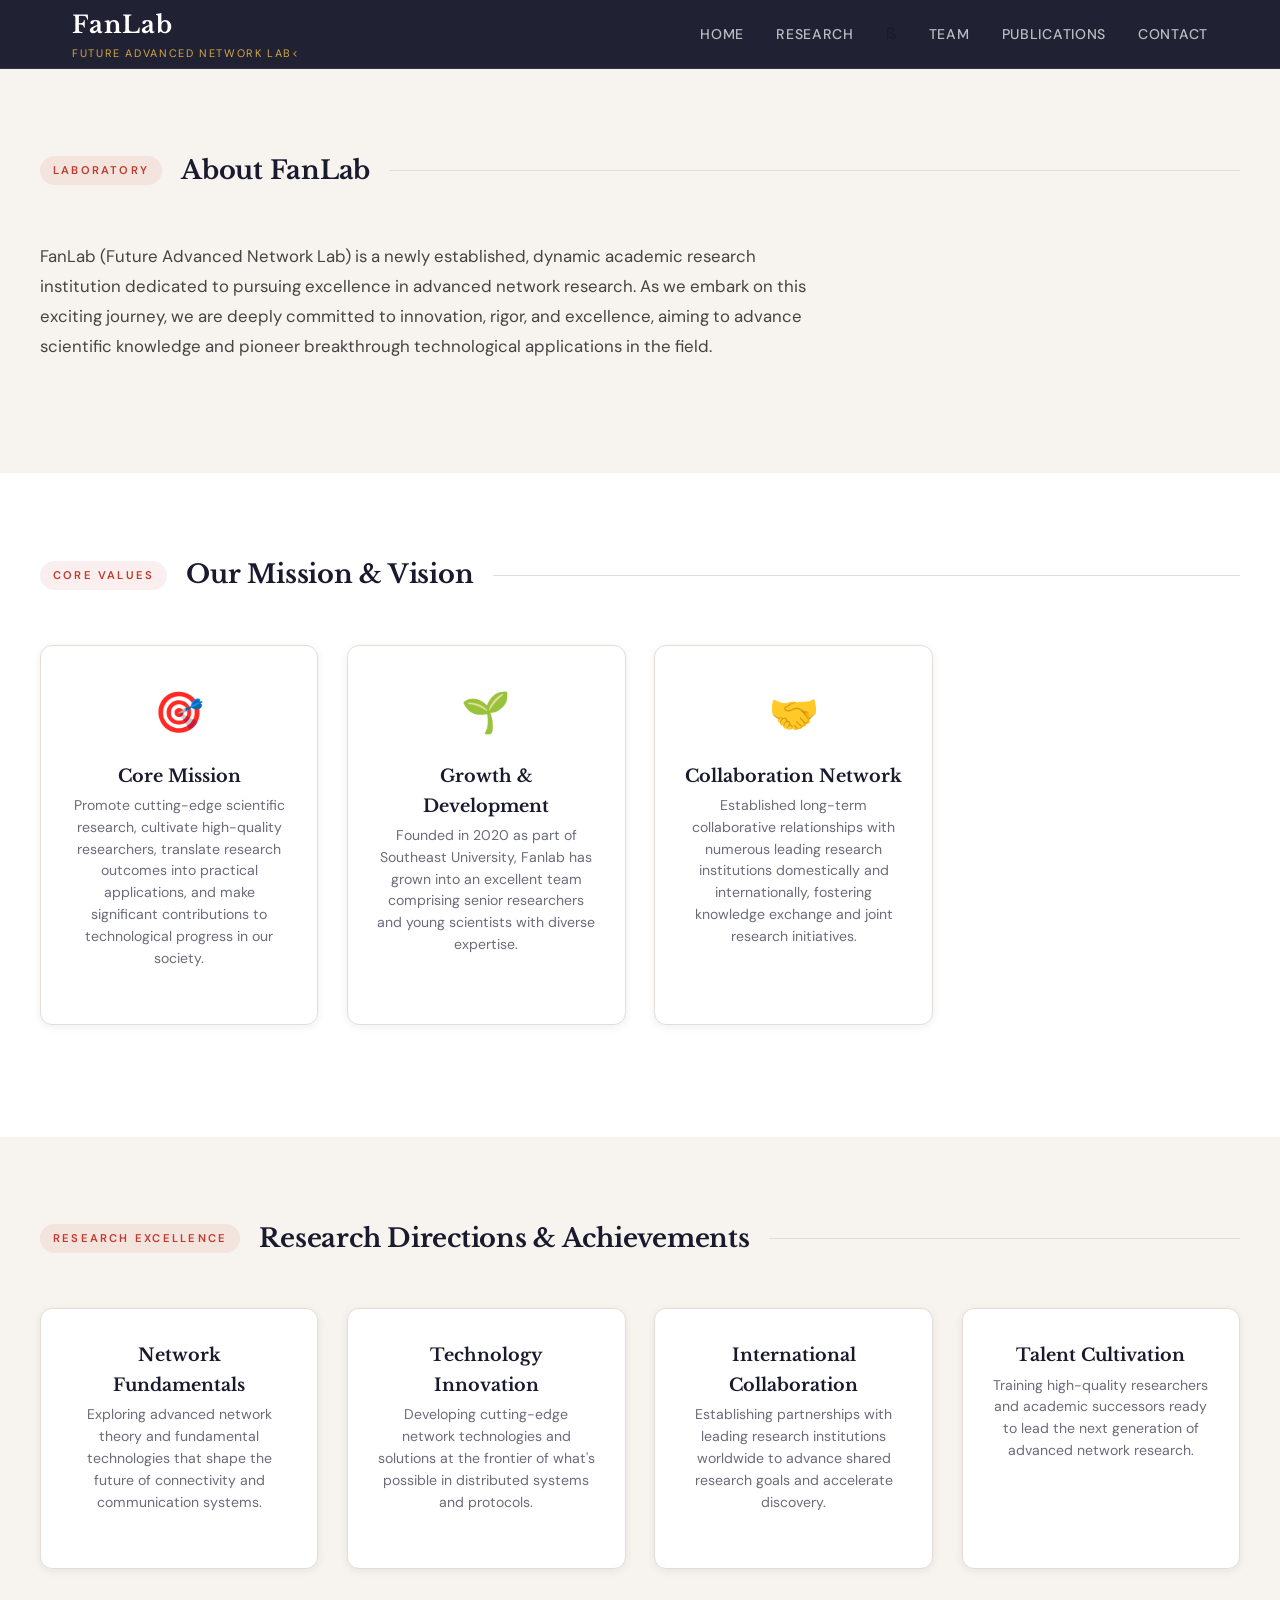
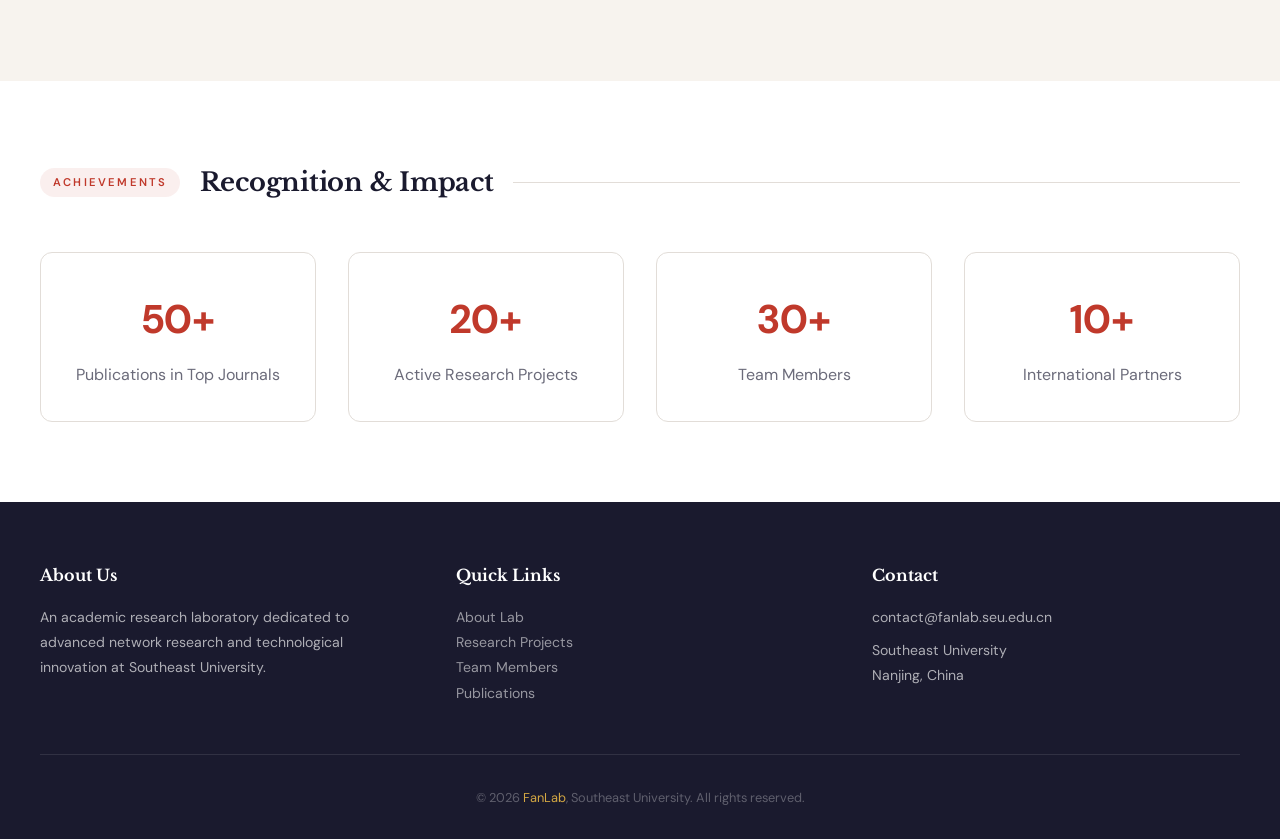
<file: pages/about.html>
<!DOCTYPE html>
<html lang="en">
<head>
    <meta charset="UTF-8">
    <meta name="viewport" content="width=device-width, initial-scale=1.0">
    <meta name="description" content="About Fanlab - Future Advanced Network Lab">
    <title>About - Fanlab</title>
    <link rel="preconnect" href="https://fonts.googleapis.com">
    <link href="https://fonts.googleapis.com/css2?family=Libre+Baskerville:ital,wght@0,400;0,700;1,400&family=DM+Sans:wght@300;400;500;600&display=swap" rel="stylesheet">
    <link rel="stylesheet" href="../css/unified.css">
</head>
<body>
    <!-- Navbar -->
    <nav class="navbar">
        <div class="nav-container">
            <div class="logo">
                <h1>FanLab</h1>
                <p class="tagline">Future Advanced Network Lab<</p>
            </div>
            <button class="menu-toggle" id="menuToggle">☰</button>
            <ul class="nav-menu" id="navMenu">
                <li><a href="../index.html">Home</a></li>
                <li><a href="research.html">Research</a></li>ß
                <li><a href="team.html">Team</a></li>
                <li><a href="publications.html">Publications</a></li>
                <li><a href="contact.html">Contact</a></li>
            </ul>
        </div>
    </nav>

    <!-- Main Content -->
    <main>
        <!-- Overview -->
        <section class="section">
            <div class="container">
                <div class="section-header">
                    <span class="label">Laboratory</span>
                    <h2>About FanLab</h2>
                </div>
                <p style="font-size: 1.05rem; color: #444; max-width: 800px; margin-bottom: 2rem; line-height: 1.8;">
                    FanLab (Future Advanced Network Lab) is a newly established, dynamic academic research institution dedicated to pursuing excellence in advanced network research. As we embark on this exciting journey, we are deeply committed to innovation, rigor, and excellence, aiming to advance scientific knowledge and pioneer breakthrough technological applications in the field.                </p>
            </div>
        </section>

        <!-- Mission & Values -->
        <section class="section alt">
            <div class="container">
                <div class="section-header">
                    <span class="label">Core Values</span>
                    <h2>Our Mission & Vision</h2>
                </div>
                <div class="grid">
                    <div class="card">
                        <div style="font-size: 2.5rem; margin-bottom: 1rem;">🎯</div>
                        <h3>Core Mission</h3>
                        <p>Promote cutting-edge scientific research, cultivate high-quality researchers, translate research outcomes into practical applications, and make significant contributions to technological progress in our society.</p>
                    </div>
                    <div class="card">
                        <div style="font-size: 2.5rem; margin-bottom: 1rem;">🌱</div>
                        <h3>Growth & Development</h3>
                        <p>Founded in 2020 as part of Southeast University, Fanlab has grown into an excellent team comprising senior researchers and young scientists with diverse expertise.</p>
                    </div>
                    <div class="card">
                        <div style="font-size: 2.5rem; margin-bottom: 1rem;">🤝</div>
                        <h3>Collaboration Network</h3>
                        <p>Established long-term collaborative relationships with numerous leading research institutions domestically and internationally, fostering knowledge exchange and joint research initiatives.</p>
                    </div>
                </div>
            </div>
        </section>

        <!-- Research Directions -->
        <section class="section">
            <div class="container">
                <div class="section-header">
                    <span class="label">Research Excellence</span>
                    <h2>Research Directions & Achievements</h2>
                </div>
                <div class="grid">
                    <div class="card">
                        <h3>Network Fundamentals</h3>
                        <p>Exploring advanced network theory and fundamental technologies that shape the future of connectivity and communication systems.</p>
                    </div>
                    <div class="card">
                        <h3>Technology Innovation</h3>
                        <p>Developing cutting-edge network technologies and solutions at the frontier of what's possible in distributed systems and protocols.</p>
                    </div>
                    <div class="card">
                        <h3>International Collaboration</h3>
                        <p>Establishing partnerships with leading research institutions worldwide to advance shared research goals and accelerate discovery.</p>
                    </div>
                    <div class="card">
                        <h3>Talent Cultivation</h3>
                        <p>Training high-quality researchers and academic successors ready to lead the next generation of advanced network research.</p>
                    </div>
                </div>
            </div>
        </section>

        <!-- Recognition -->
        <section class="section alt">
            <div class="container">
                <div class="section-header">
                    <span class="label">Achievements</span>
                    <h2>Recognition & Impact</h2>
                </div>
                <div style="display: grid; grid-template-columns: repeat(auto-fit, minmax(200px, 1fr)); gap: 2rem;">
                    <div style="padding: 2rem; background: var(--white); border-radius: var(--radius); border: 1px solid var(--border); text-align: center;">
                        <h3 style="color: #c0392b; font-size: 2.5rem; margin-bottom: .5rem;">50+</h3>
                        <p style="color: var(--muted);">Publications in Top Journals</p>
                    </div>
                    <div style="padding: 2rem; background: var(--white); border-radius: var(--radius); border: 1px solid var(--border); text-align: center;">
                        <h3 style="color: #c0392b; font-size: 2.5rem; margin-bottom: .5rem;">20+</h3>
                        <p style="color: var(--muted);">Active Research Projects</p>
                    </div>
                    <div style="padding: 2rem; background: var(--white); border-radius: var(--radius); border: 1px solid var(--border); text-align: center;">
                        <h3 style="color: #c0392b; font-size: 2.5rem; margin-bottom: .5rem;">30+</h3>
                        <p style="color: var(--muted);">Team Members</p>
                    </div>
                    <div style="padding: 2rem; background: var(--white); border-radius: var(--radius); border: 1px solid var(--border); text-align: center;">
                        <h3 style="color: #c0392b; font-size: 2.5rem; margin-bottom: .5rem;">10+</h3>
                        <p style="color: var(--muted);">International Partners</p>
                    </div>
                </div>
            </div>
        </section>
    </main>

    <!-- Footer -->
    <footer class="footer">
        <div class="container">
            <div class="footer-content">
                <div class="footer-section">
                    <h4>About Us</h4>
                    <p>An academic research laboratory dedicated to advanced network research and technological innovation at Southeast University.</p>
                </div>
                <div class="footer-section">
                    <h4>Quick Links</h4>
                    <ul>
                        <li><a href="about.html">About Lab</a></li>
                        <li><a href="research.html">Research Projects</a></li>
                        <li><a href="team.html">Team Members</a></li>
                        <li><a href="publications.html">Publications</a></li>
                    </ul>
                </div>
                <div class="footer-section">
                    <h4>Contact</h4>
                    <p>contact@fanlab.seu.edu.cn</p>
                    <p style="margin-top: 0.5rem;">Southeast University<br>Nanjing, China</p>
                </div>
            </div>
            <div class="footer-bottom">
                <p>&copy; 2026 <span style="color: var(--gold);">FanLab</span>, Southeast University. All rights reserved.</p>
            </div>
        </div>
    </footer>

    <script>
        document.getElementById('menuToggle').addEventListener('click', () => {
            document.getElementById('navMenu').classList.toggle('open');
        });
    </script>
</body>
</html>
</file>
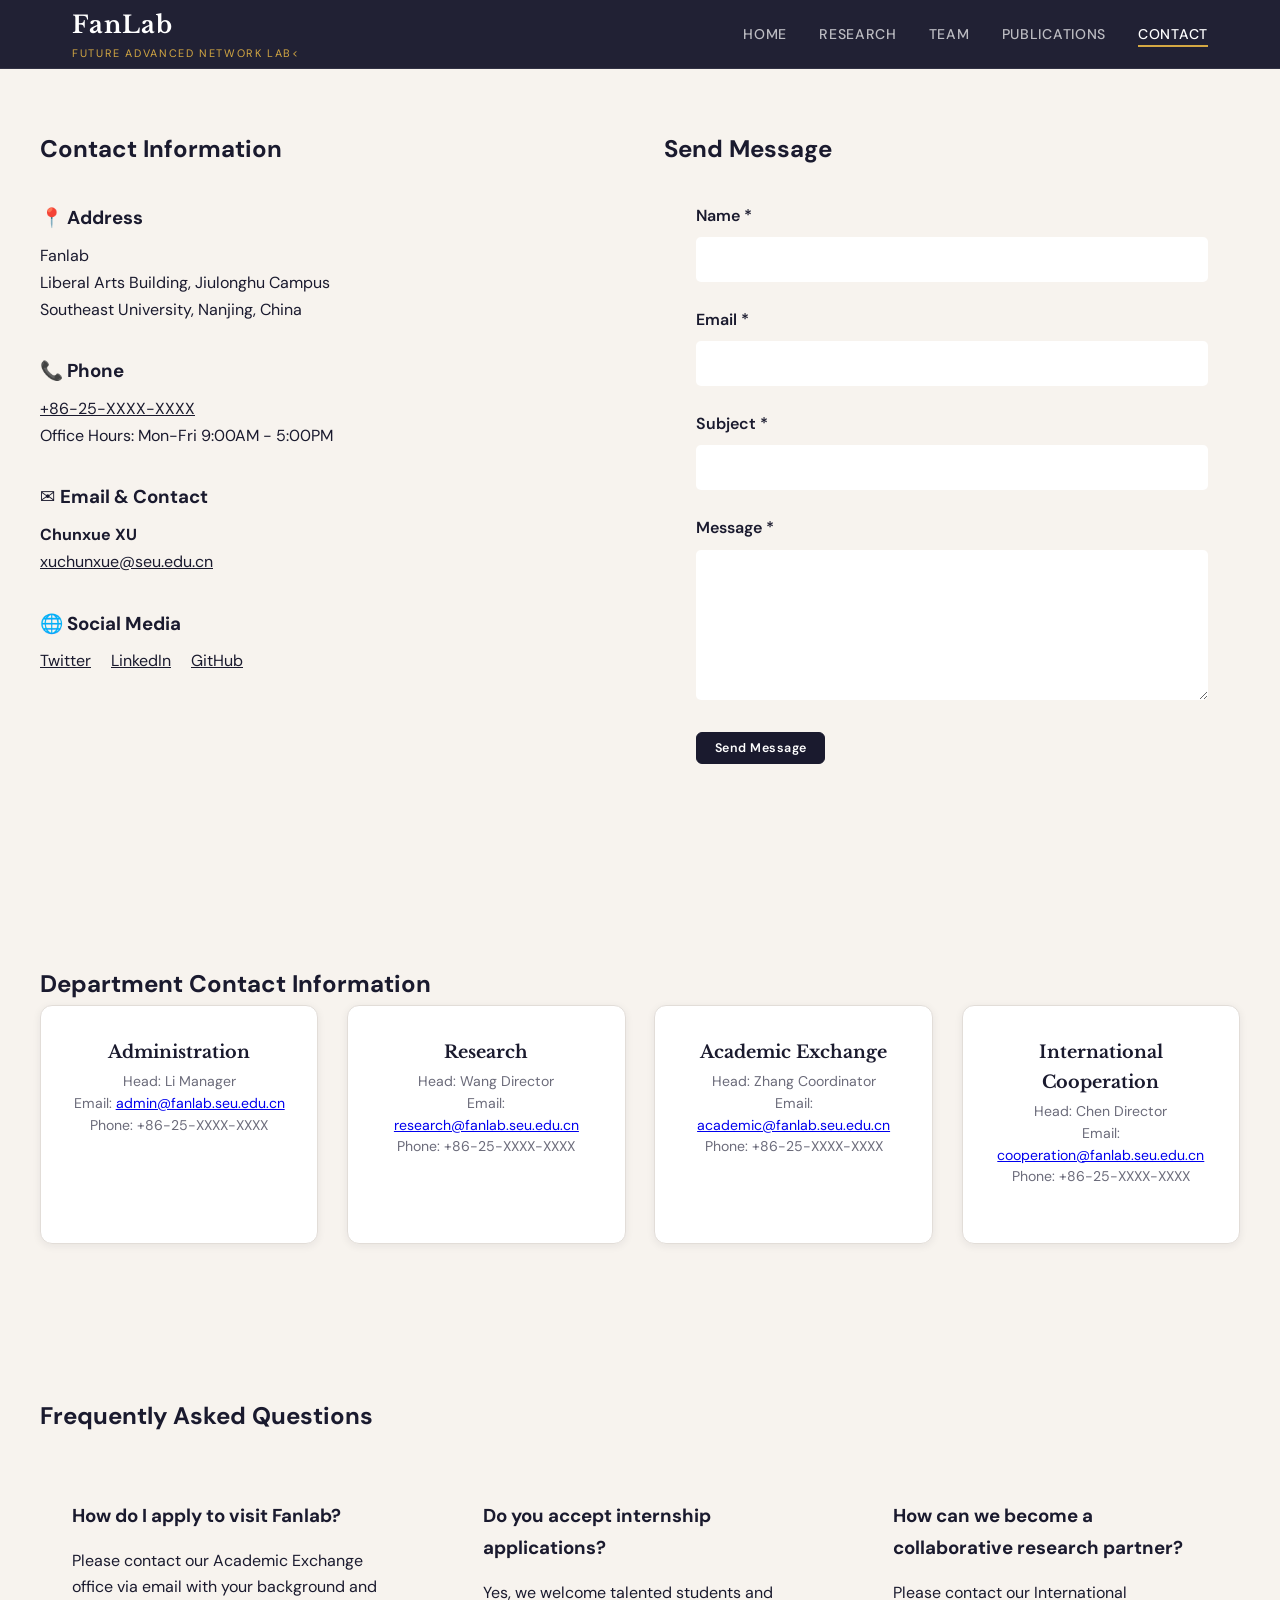
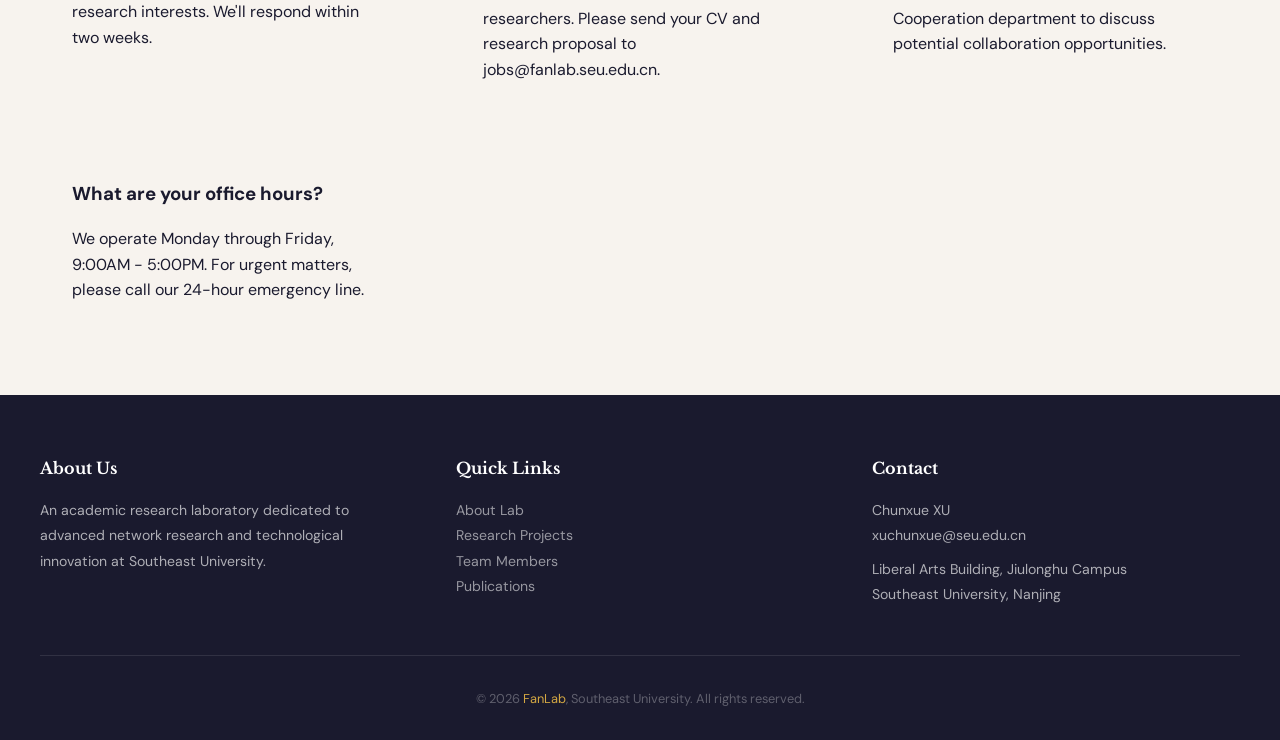
<file: pages/contact.html>
<!DOCTYPE html>
<html lang="en">
<head>
    <meta charset="UTF-8">
    <meta name="viewport" content="width=device-width, initial-scale=1.0">
    <meta name="description" content="Contact Information for Fanlab">
    <title>Contact - Fanlab</title>
    <link rel="preconnect" href="https://fonts.googleapis.com">
    <link href="https://fonts.googleapis.com/css2?family=Libre+Baskerville:ital,wght@0,400;0,700;1,400&family=DM+Sans:wght@300;400;500;600&display=swap" rel="stylesheet">
    <link rel="stylesheet" href="../css/unified.css">
</head>
<body>
    <!-- Navbar -->
    <nav class="navbar">
        <div class="nav-container">
            <div class="logo">
                <h1>FanLab</h1>
                <p class="tagline">Future Advanced Network Lab<</p>
            </div>
            <button class="menu-toggle" id="menuToggle">☰</button>
            <ul class="nav-menu" id="navMenu">
                <li><a href="../index.html">Home</a></li>
                <li><a href="research.html">Research</a></li>
                <li><a href="team.html">Team</a></li>
                <li><a href="publications.html">Publications</a></li>
                <li><a href="contact.html" class="active">Contact</a></li>
            </ul>
        </div>
    </nav>


    <!-- Main Content -->
    <main>
        <section class="contact-section">
            <div class="container">
                <div style="display: grid; grid-template-columns: 1fr 1fr; gap: 3rem; margin-bottom: 3rem;">
                    <!-- Contact Info -->
                    <div>
                        <h2>Contact Information</h2>
                        <div class="contact-info">
                            <h3>📍 Address</h3>
                            <p>
                                Fanlab<br>
                                Liberal Arts Building, Jiulonghu Campus<br>
                                Southeast University, Nanjing, China
                            </p>

                            <h3>📞 Phone</h3>
                            <p>
                                <a href="tel:+86-25-xxxx-xxxx">+86-25-XXXX-XXXX</a><br>
                                Office Hours: Mon-Fri 9:00AM - 5:00PM
                            </p>

                            <h3>✉️ Email & Contact</h3>
                            <p>
                                <strong>Chunxue XU</strong><br>
                                <a href="mailto:xuchunxue@seu.edu.cn">xuchunxue@seu.edu.cn</a>
                            </p>

                            <h3>🌐 Social Media</h3>
                            <p>
                                <a href="#" style="margin-right: 1rem;">Twitter</a>
                                <a href="#" style="margin-right: 1rem;">LinkedIn</a>
                                <a href="#">GitHub</a>
                            </p>
                        </div>
                    </div>

                    <!-- Contact Form -->
                    <div>
                        <h2>Send Message</h2>
                        <form id="contactForm" class="contact-form">
                            <div class="form-group">
                                <label for="name">Name *</label>
                                <input type="text" id="name" name="name" required>
                            </div>

                            <div class="form-group">
                                <label for="email">Email *</label>
                                <input type="email" id="email" name="email" required>
                            </div>

                            <div class="form-group">
                                <label for="subject">Subject *</label>
                                <input type="text" id="subject" name="subject" required>
                            </div>

                            <div class="form-group">
                                <label for="message">Message *</label>
                                <textarea id="message" name="message" rows="6" required></textarea>
                            </div>

                            <button type="submit" class="btn btn-primary">Send Message</button>
                        </form>
                    </div>
                </div>
            </div>
        </section>

        <!-- Departments -->
        <section class="departments">
            <div class="container">
                <h2>Department Contact Information</h2>
                <div class="grid">
                    <div class="card">
                        <h3>Administration</h3>
                        <p>
                            Head: Li Manager<br>
                            Email: <a href="mailto:admin@fanlab.seu.edu.cn">admin@fanlab.seu.edu.cn</a><br>
                            Phone: +86-25-XXXX-XXXX
                        </p>
                    </div>
                    <div class="card">
                        <h3>Research</h3>
                        <p>
                            Head: Wang Director<br>
                            Email: <a href="mailto:research@fanlab.seu.edu.cn">research@fanlab.seu.edu.cn</a><br>
                            Phone: +86-25-XXXX-XXXX
                        </p>
                    </div>
                    <div class="card">
                        <h3>Academic Exchange</h3>
                        <p>
                            Head: Zhang Coordinator<br>
                            Email: <a href="mailto:academic@fanlab.seu.edu.cn">academic@fanlab.seu.edu.cn</a><br>
                            Phone: +86-25-XXXX-XXXX
                        </p>
                    </div>
                    <div class="card">
                        <h3>International Cooperation</h3>
                        <p>
                            Head: Chen Director<br>
                            Email: <a href="mailto:cooperation@fanlab.seu.edu.cn">cooperation@fanlab.seu.edu.cn</a><br>
                            Phone: +86-25-XXXX-XXXX
                        </p>
                    </div>
                </div>
            </div>
        </section>

        <!-- FAQ -->
        <section class="faq">
            <div class="container">
                <h2>Frequently Asked Questions</h2>
                <div class="faq-grid">
                    <div class="faq-item">
                        <h3>How do I apply to visit Fanlab?</h3>
                        <p>Please contact our Academic Exchange office via email with your background and research interests. We'll respond within two weeks.</p>
                    </div>
                    <div class="faq-item">
                        <h3>Do you accept internship applications?</h3>
                        <p>Yes, we welcome talented students and researchers. Please send your CV and research proposal to jobs@fanlab.seu.edu.cn.</p>
                    </div>
                    <div class="faq-item">
                        <h3>How can we become a collaborative research partner?</h3>
                        <p>Please contact our International Cooperation department to discuss potential collaboration opportunities.</p>
                    </div>
                    <div class="faq-item">
                        <h3>What are your office hours?</h3>
                        <p>We operate Monday through Friday, 9:00AM - 5:00PM. For urgent matters, please call our 24-hour emergency line.</p>
                    </div>
                </div>
            </div>
        </section>
    </main>

    <!-- Footer -->
    <footer class="footer">
        <div class="container">
            <div class="footer-content">
                <div class="footer-section">
                    <h4>About Us</h4>
                    <p>An academic research laboratory dedicated to advanced network research and technological innovation at Southeast University.</p>
                </div>
                <div class="footer-section">
                    <h4>Quick Links</h4>
                    <ul>
                        <li><a href="about.html">About Lab</a></li>
                        <li><a href="research.html">Research Projects</a></li>
                        <li><a href="team.html">Team Members</a></li>
                        <li><a href="publications.html">Publications</a></li>
                    </ul>
                </div>
                <div class="footer-section">
                    <h4>Contact</h4>
                    <p>Chunxue XU<br>
                    <a href="mailto:xuchunxue@seu.edu.cn" style="color: inherit; text-decoration: none;">xuchunxue@seu.edu.cn</a></p>
                    <p style="margin-top: 0.5rem;">Liberal Arts Building, Jiulonghu Campus<br>Southeast University, Nanjing</p>
                </div>
            </div>
            <div class="footer-bottom">
                <p>&copy; 2026 <span style="color: var(--gold);">FanLab</span>, Southeast University. All rights reserved.</p>
            </div>
        </div>
    </footer>

    <style>
        .contact-section {
            padding: 60px 20px;
        }

        .contact-info h3 {
            margin-top: 2rem;
            margin-bottom: 0.5rem;
            color: var(--primary-color);
        }

        .contact-info p {
            color: var(--text-light);
        }

        .contact-info a {
            color: var(--secondary-color);
        }

        .contact-form {
            background-color: var(--light-bg);
            padding: 2rem;
            border-radius: 10px;
        }

        .form-group {
            margin-bottom: 1.5rem;
        }

        .form-group label {
            display: block;
            margin-bottom: 0.5rem;
            font-weight: 600;
            color: var(--primary-color);
        }

        .form-group input,
        .form-group textarea {
            width: 100%;
            padding: 0.75rem;
            border: 1px solid var(--border-color);
            border-radius: 5px;
            font-family: inherit;
            font-size: 1rem;
        }

        .form-group input:focus,
        .form-group textarea:focus {
            outline: none;
            border-color: var(--secondary-color);
            box-shadow: 0 0 0 3px rgba(52, 152, 219, 0.1);
        }

        .departments {
            padding: 60px 20px;
            background-color: var(--light-bg);
        }

        .faq {
            padding: 60px 20px;
        }

        .faq-grid {
            display: grid;
            grid-template-columns: repeat(auto-fit, minmax(280px, 1fr));
            gap: 2rem;
            margin-top: 2rem;
        }

        .faq-item {
            background-color: var(--light-bg);
            padding: 2rem;
            border-radius: 10px;
            box-shadow: var(--shadow);
        }

        .faq-item h3 {
            margin-bottom: 1rem;
            color: var(--primary-color);
        }

        .faq-item p {
            color: var(--text-light);
            line-height: 1.6;
        }

        @media (max-width: 768px) {
            .contact-section {
                display: block;
            }

            [style*="display: grid; grid-template-columns: 1fr 1fr"] {
                grid-template-columns: 1fr !important;
            }
        }
    </style>
    <script>
        document.getElementById('menuToggle').addEventListener('click', () => {
            document.getElementById('navMenu').classList.toggle('open');
        });

        document.getElementById('contactForm').addEventListener('submit', function(e) {
            e.preventDefault();
            alert('Thank you for your message! We will contact you as soon as possible.');
            this.reset();
        });
    </script>
</body>
</html>
</file>
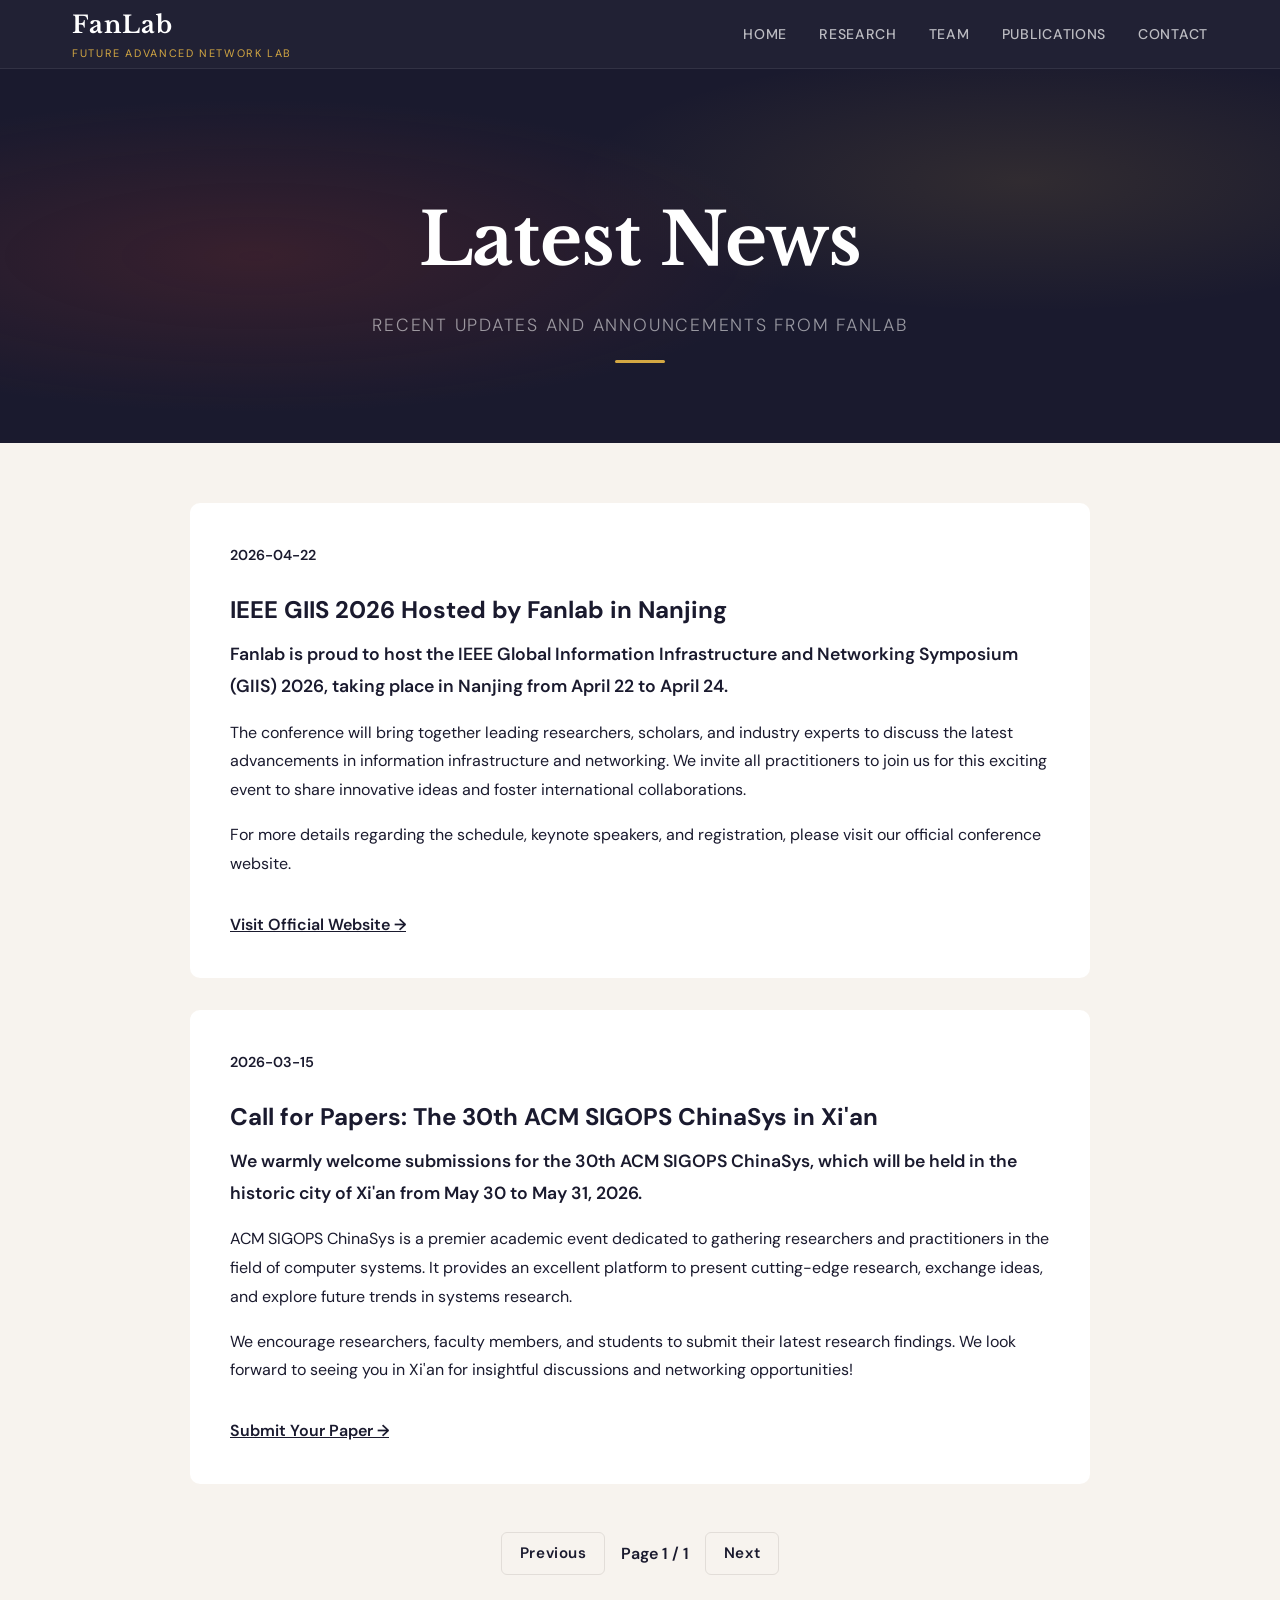
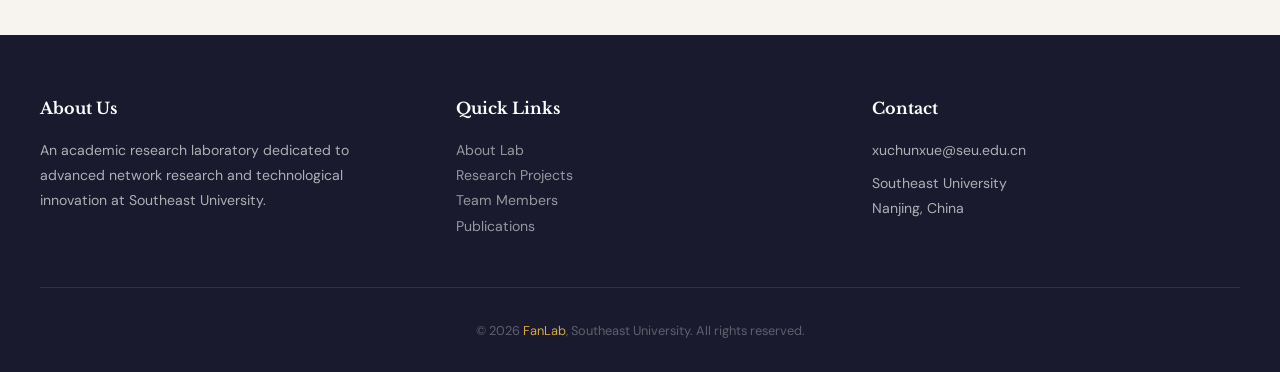
<file: pages/news.html>
<!DOCTYPE html>
<html lang="en">
<head>
    <meta charset="UTF-8">
    <meta name="viewport" content="width=device-width, initial-scale=1.0">
    <meta name="description" content="Latest News and Updates from Fanlab">
    <title>News - Fanlab</title>
    <link rel="preconnect" href="https://fonts.googleapis.com">
    <link href="https://fonts.googleapis.com/css2?family=Libre+Baskerville:ital,wght@0,400;0,700;1,400&family=DM+Sans:wght@300;400;500;600&display=swap" rel="stylesheet">
    <link rel="stylesheet" href="../css/unified.css">
</head>
<body>
    <!-- 导航栏 -->
    <nav class="navbar">
        <div class="nav-container">
            <div class="logo">
                <h1>FanLab</h1>
                <p class="tagline">Future Advanced Network Lab</p>
            </div>
            <button class="menu-toggle" id="menuToggle">☰</button>
            <ul class="nav-menu" id="navMenu">
                <li><a href="../index.html">Home</a></li>
                <li><a href="research.html">Research</a></li>
                <li><a href="team.html">Team</a></li>
                <li><a href="publications.html">Publications</a></li>
                <li><a href="contact.html">Contact</a></li>
            </ul>
        </div>
    </nav>

    <!-- Hero -->
    <section class="hero">
        <div class="hero-content">
            <h1>Latest News</h1>
            <p>Recent updates and announcements from Fanlab</p>
            <div class="hero-rule"></div>
        </div>
    </section>

    <!-- Main Content -->
    <main>
        <section class="news-section">
            <div class="container">
                <div class="news-list">
                    
                    <!-- News Item 1: IEEE GIIS 2026 -->
                    <article class="news-detail">
                        <div class="news-meta">
                            <span class="news-date">2026-04-22</span>
                            <span class="news-category">Conference</span>
                        </div>
                        <h2>IEEE GIIS 2026 Hosted by Fanlab in Nanjing</h2>
                        <p class="lead">Fanlab is proud to host the IEEE Global Information Infrastructure and Networking Symposium (GIIS) 2026, taking place in Nanjing from April 22 to April 24.</p>
                        <p>
                            The conference will bring together leading researchers, scholars, and industry experts to discuss the latest advancements in information infrastructure and networking. We invite all practitioners to join us for this exciting event to share innovative ideas and foster international collaborations.
                        </p>
                        <p>
                            For more details regarding the schedule, keynote speakers, and registration, please visit our official conference website.
                        </p>
                        <a href="https://2026.giis-conference.org/" target="_blank">Visit Official Website →</a>
                    </article>

                    <!-- News Item 2: ACM SIGOPS ChinaSys -->
                    <article class="news-detail">
                        <div class="news-meta">
                            <span class="news-date">2026-03-15</span>
                            <span class="news-category">Call for Papers</span>
                        </div>
                        <h2>Call for Papers: The 30th ACM SIGOPS ChinaSys in Xi'an</h2>
                        <p class="lead">We warmly welcome submissions for the 30th ACM SIGOPS ChinaSys, which will be held in the historic city of Xi'an from May 30 to May 31, 2026.</p>
                        <p>
                            ACM SIGOPS ChinaSys is a premier academic event dedicated to gathering researchers and practitioners in the field of computer systems. It provides an excellent platform to present cutting-edge research, exchange ideas, and explore future trends in systems research.
                        </p>
                        <p>
                            We encourage researchers, faculty members, and students to submit their latest research findings. We look forward to seeing you in Xi'an for insightful discussions and networking opportunities!
                        </p>
                        <a href="https://chinasys26-spring.hotcrp.com/u/0/">Submit Your Paper →</a>
                    </article>

                </div>

                <div class="pagination">
                    <a href="#" class="btn btn-secondary">Previous</a>
                    <span>Page 1 / 1</span>
                    <a href="#" class="btn btn-secondary">Next</a>
                </div>
            </div>
        </section>
    </main>

    <!-- Footer -->
    <footer class="footer">
        <div class="container">
            <div class="footer-content">
                <div class="footer-section">
                    <h4>About Us</h4>
                    <p>An academic research laboratory dedicated to advanced network research and technological innovation at Southeast University.</p>
                </div>
                <div class="footer-section">
                    <h4>Quick Links</h4>
                    <ul>
                        <li><a href="about.html">About Lab</a></li>
                        <li><a href="research.html">Research Projects</a></li>
                        <li><a href="team.html">Team Members</a></li>
                        <li><a href="publications.html">Publications</a></li>
                    </ul>
                </div>
                <div class="footer-section">
                    <h4>Contact</h4>
                    <p>xuchunxue@seu.edu.cn</p>
                    <p style="margin-top: 0.5rem;">Southeast University<br>Nanjing, China</p>
                </div>
            </div>
            <div class="footer-bottom">
                <p>&copy; 2026 <span style="color: var(--gold);">FanLab</span>, Southeast University. All rights reserved.</p>
            </div>
        </div>
    </footer>

    <style>
        .news-section {
            padding: 60px 20px;
        }

        .news-list {
            max-width: 900px;
            margin: 0 auto 3rem;
        }

        .news-detail {
            background-color: var(--white);
            padding: 2.5rem;
            margin-bottom: 2rem;
            border-radius: 10px;
            box-shadow: var(--shadow);
            border-top: 4px solid var(--secondary-color);
            transition: all 0.3s ease;
        }

        .news-detail:hover {
            box-shadow: var(--shadow-large);
            transform: translateY(-2px);
        }

        .news-meta {
            display: flex;
            gap: 1rem;
            margin-bottom: 1rem;
            flex-wrap: wrap;
        }

        .news-date {
            color: var(--secondary-color);
            font-weight: 600;
            font-size: 0.9rem;
        }

        .news-category {
            background-color: var(--secondary-color);
            color: white;
            padding: 0.3rem 0.8rem;
            border-radius: 20px;
            font-size: 0.8rem;
            font-weight: 600;
        }

        .news-detail h2 {
            margin-bottom: 0.5rem;
            color: var(--primary-color);
        }

        .lead {
            font-size: 1.1rem;
            font-weight: 600;
            color: var(--text-light);
            margin-bottom: 1rem;
        }

        .news-detail p {
            margin-bottom: 1rem;
            line-height: 1.8;
            color: var(--text-dark);
        }

        .news-detail a {
            display: inline-block;
            margin-top: 1rem;
            font-weight: 600;
            color: var(--secondary-color);
        }

        .news-detail a:hover {
            color: var(--accent-color);
        }

        .pagination {
            display: flex;
            justify-content: center;
            align-items: center;
            gap: 1rem;
            margin-top: 3rem;
            flex-wrap: wrap;
        }

        .pagination .btn {
            font-size: 0.95rem;
        }

        .pagination span {
            color: var(--text-light);
            font-weight: 600;
        }
    </style>

    <script src="../js/main.js"></script>
</body>
</html>
</file>
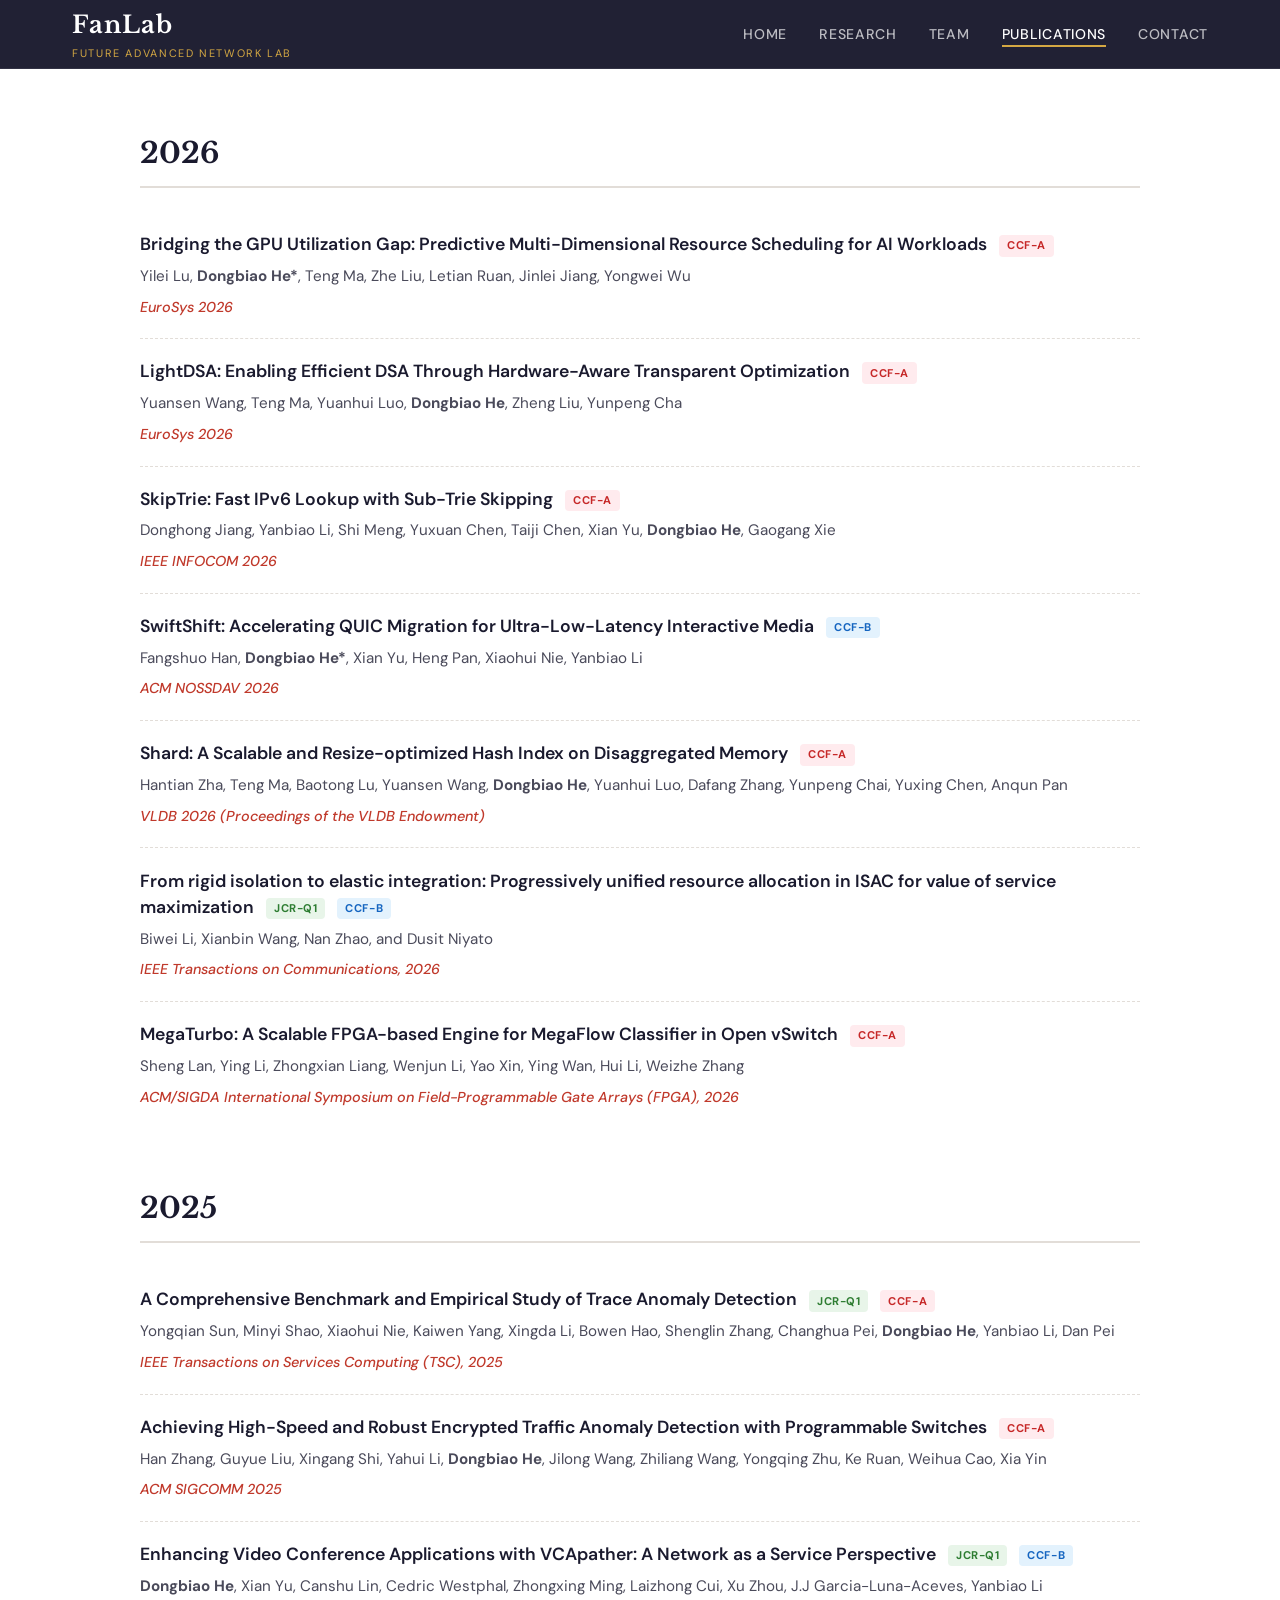
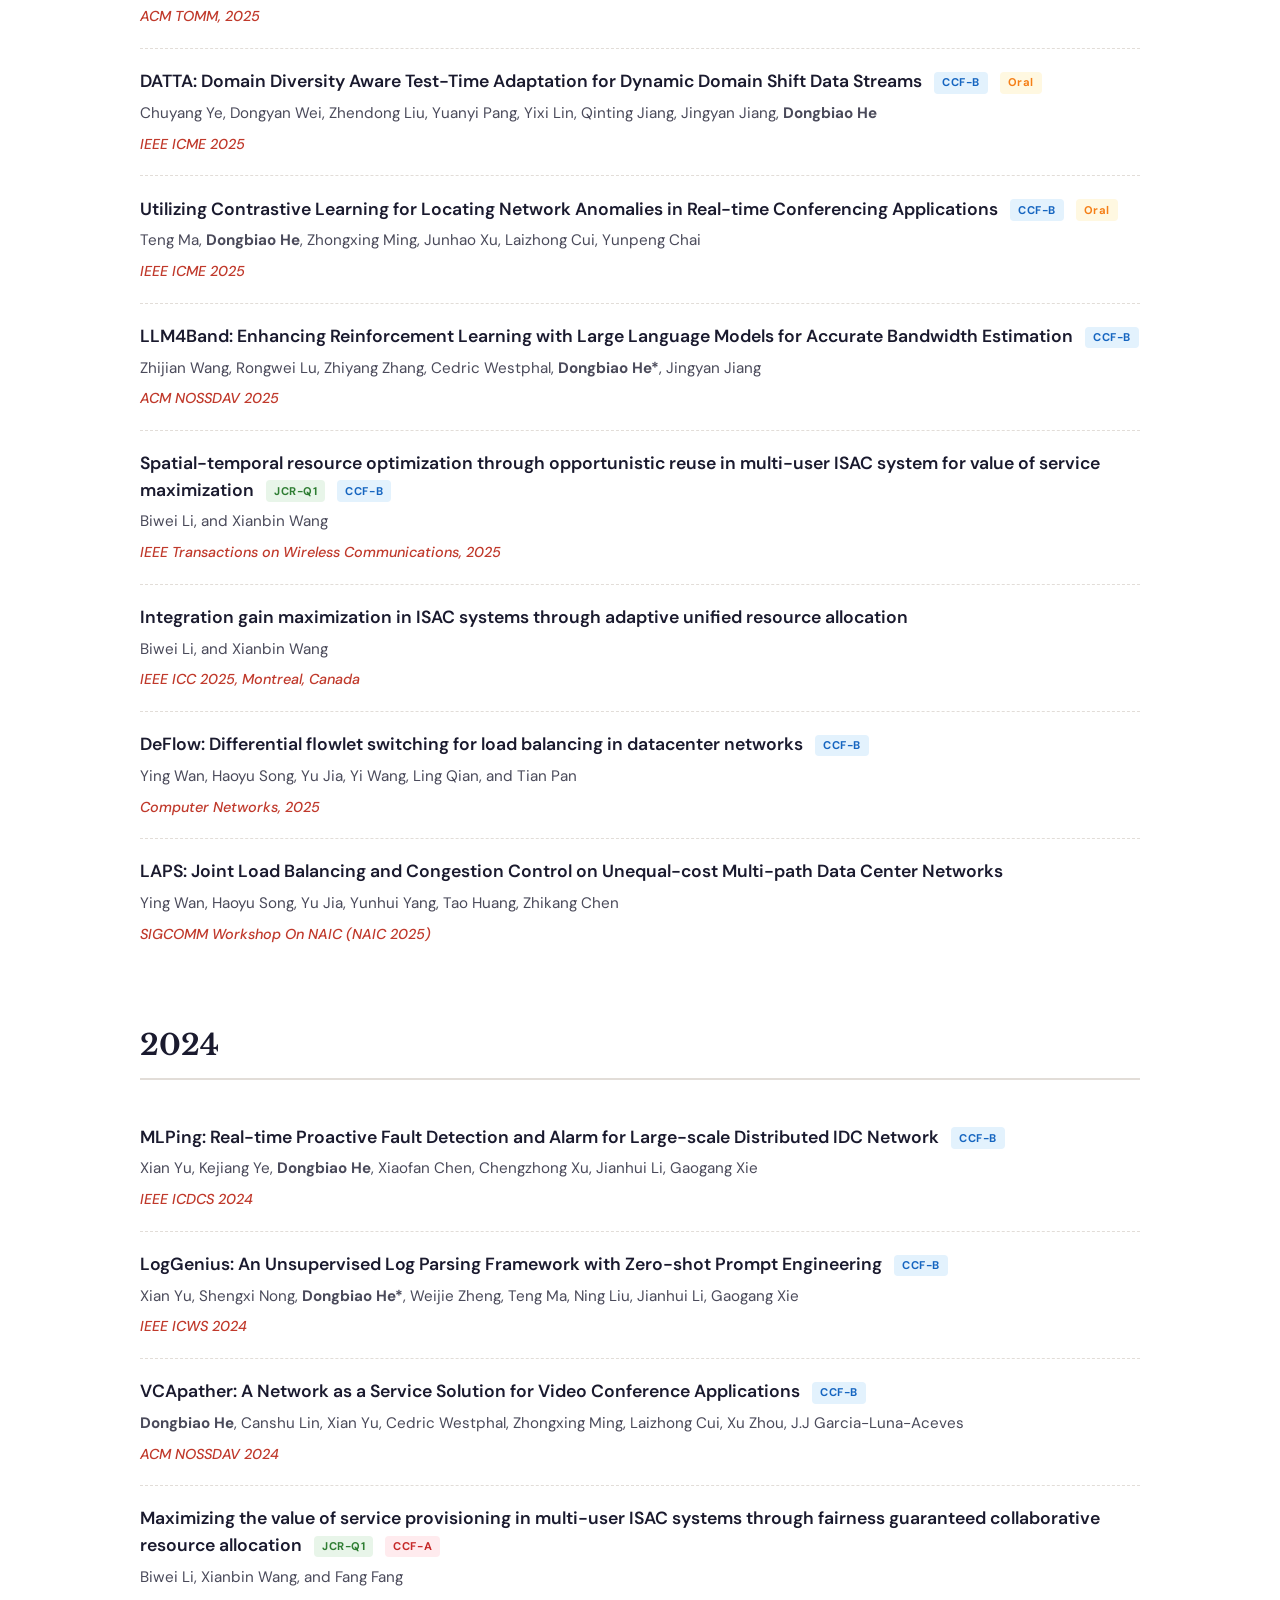
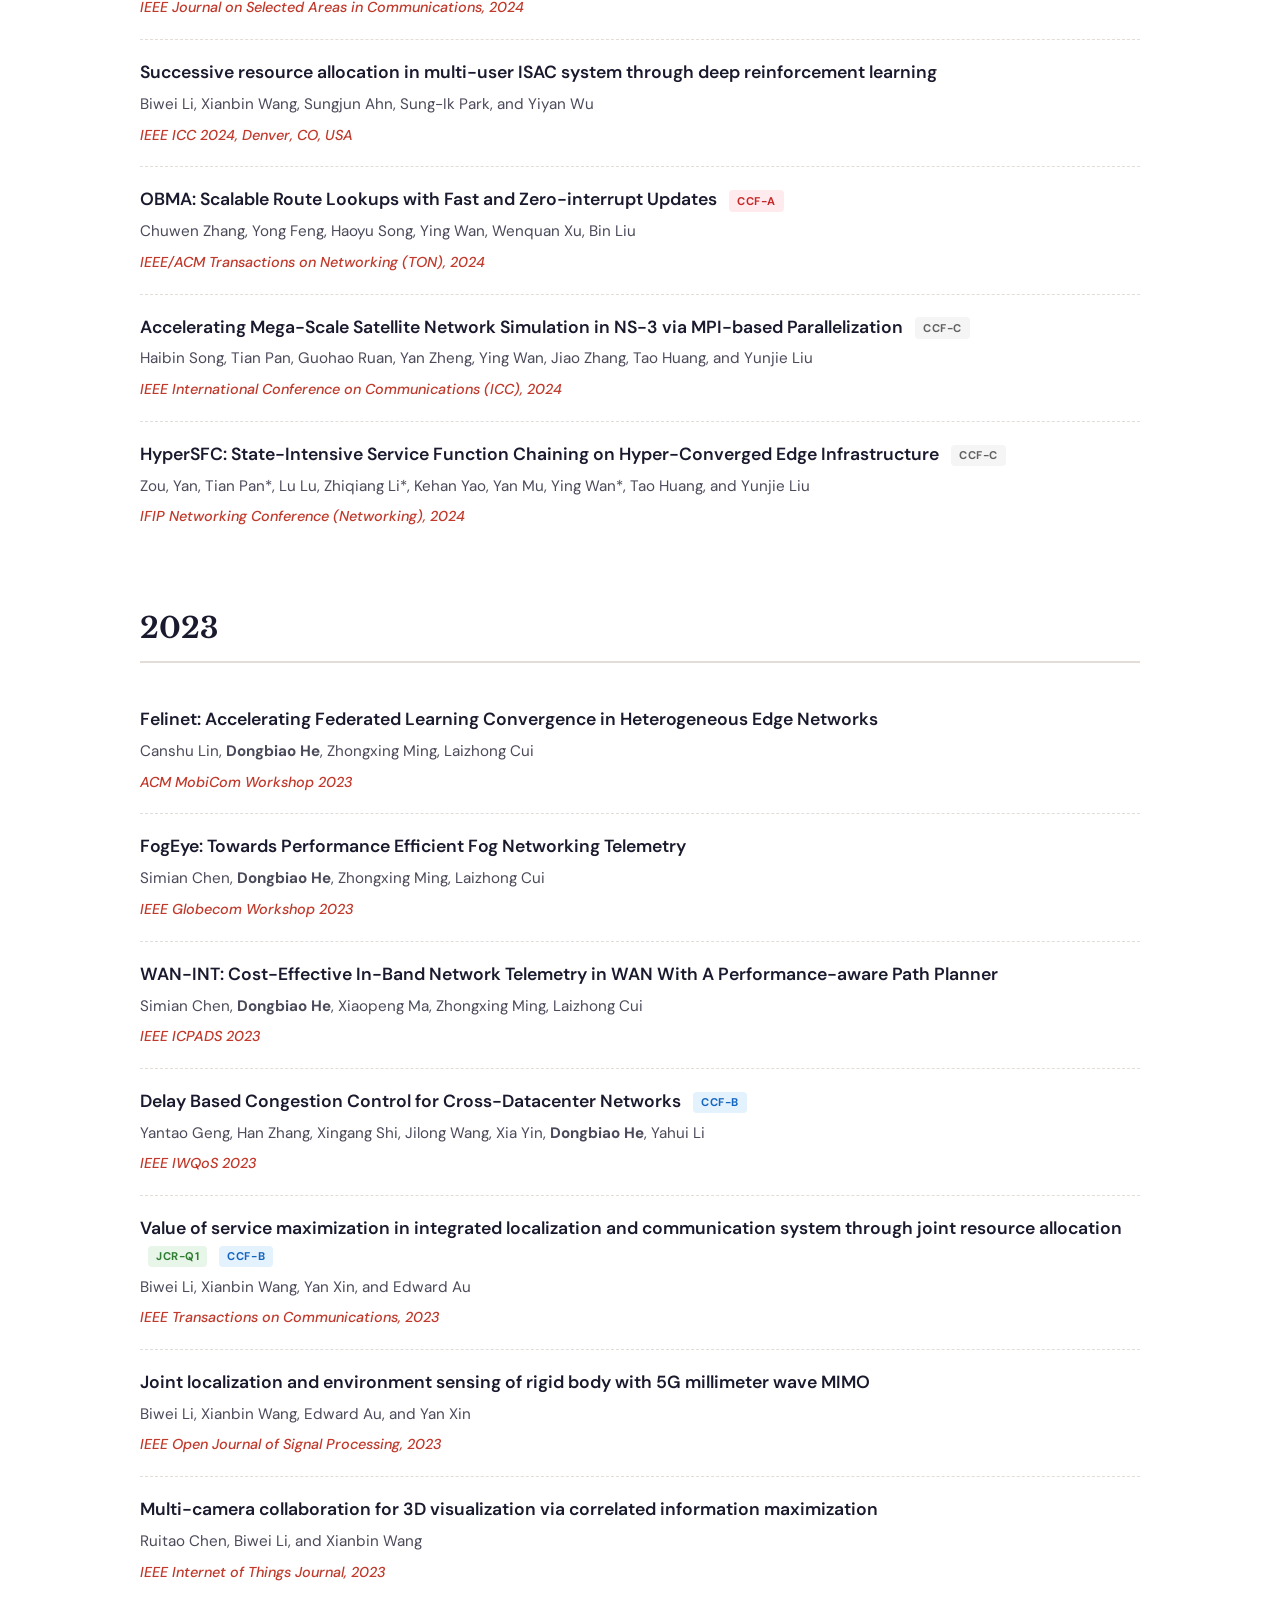
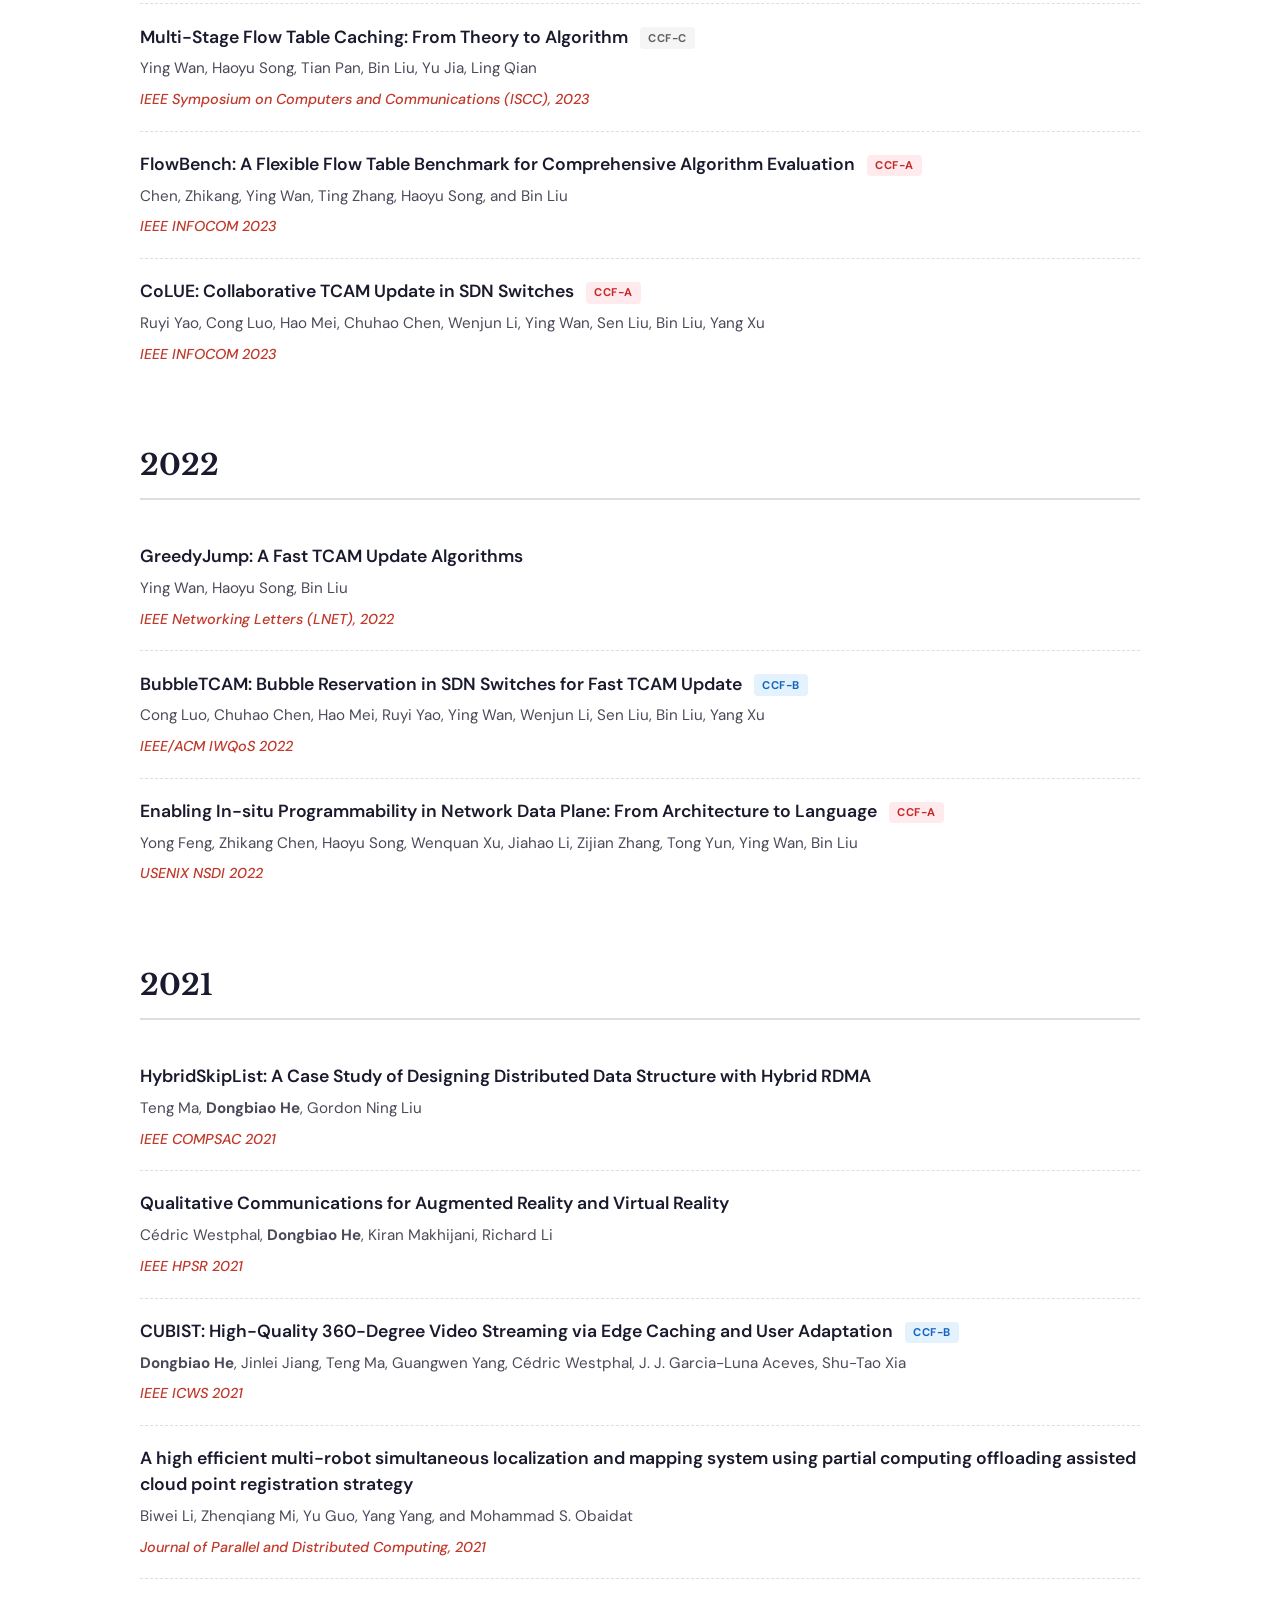
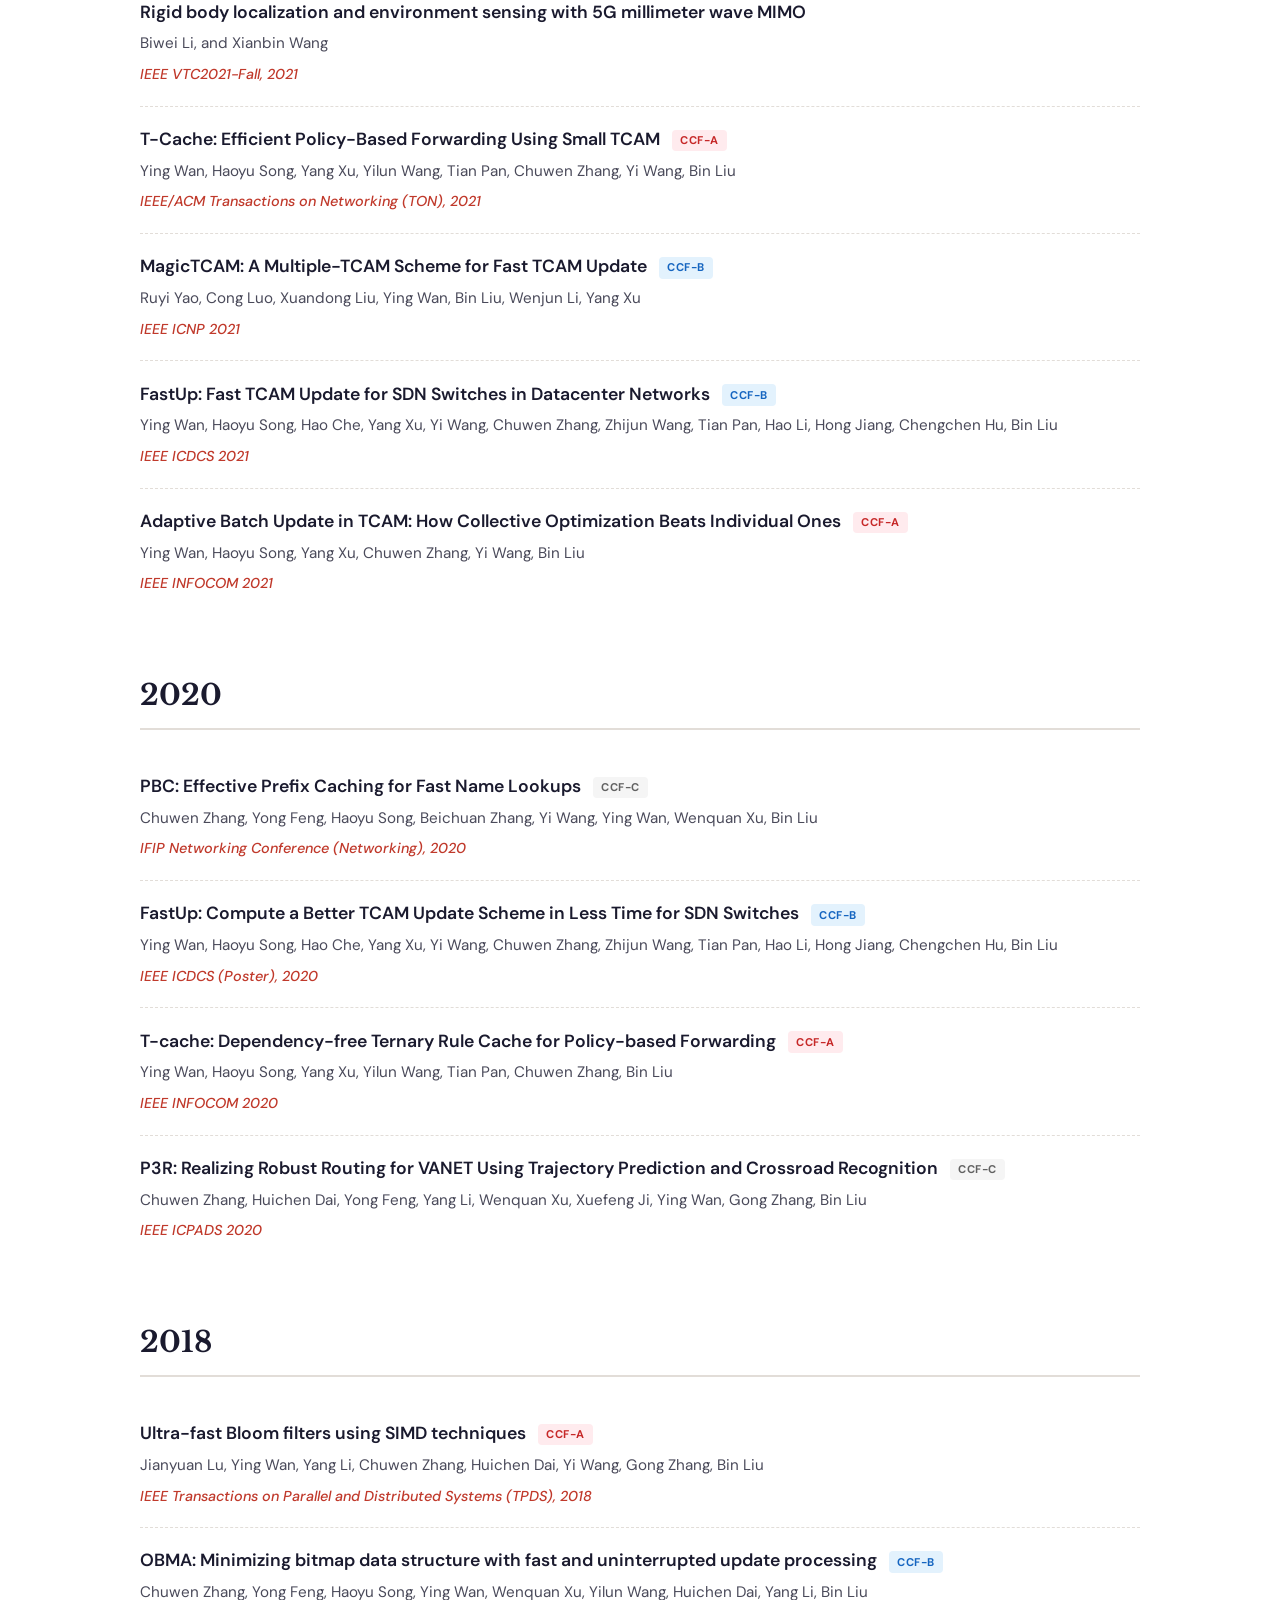
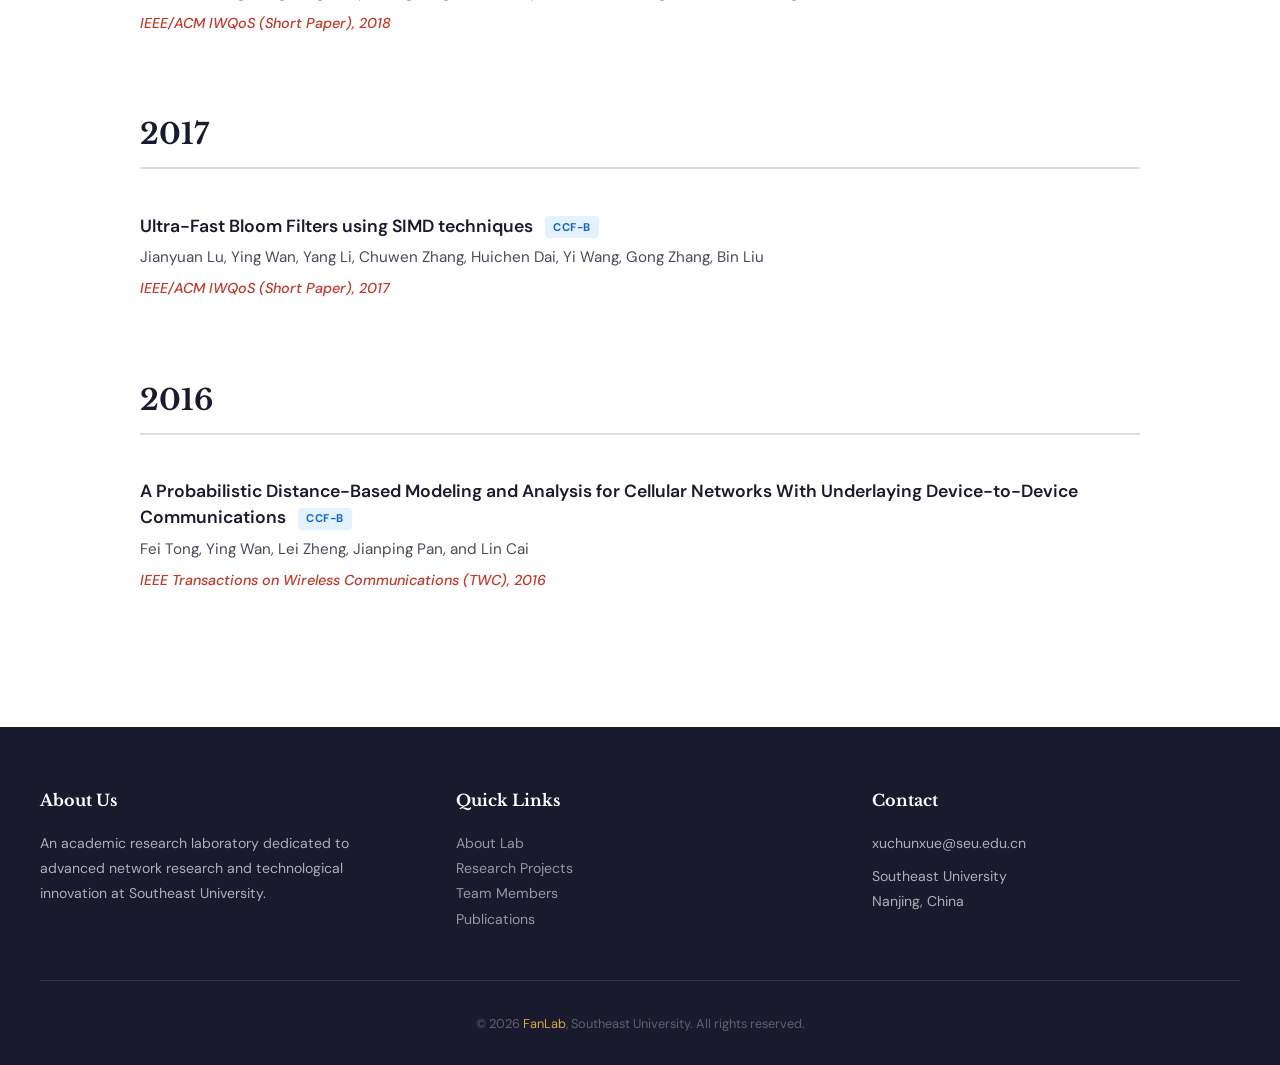
<file: pages/publications.html>
<!DOCTYPE html>
<html lang="en">
<head>
    <meta charset="UTF-8">
    <meta name="viewport" content="width=device-width, initial-scale=1.0">
    <meta name="description" content="Publications and Research Results from Fanlab">
    <title>Publications - Fanlab</title>
    <link rel="preconnect" href="https://fonts.googleapis.com">
    <link href="https://fonts.googleapis.com/css2?family=Libre+Baskerville:ital,wght@0,400;0,700;1,400&family=DM+Sans:wght@300;400;500;600&display=swap" rel="stylesheet">
    <link rel="stylesheet" href="../css/unified.css">
    <style>
        /* ── Publication List Styles ── */
        .publications-list {
            padding: 60px 20px;
            background-color: var(--white);
        }
        .year-section {
            margin-bottom: 3.5rem;
            max-width: 1000px;
            margin-left: auto;
            margin-right: auto;
        }
        .year-heading {
            font-family: var(--font-serif);
            font-size: 1.8rem;
            color: var(--ink, #1a1a2e);
            border-bottom: 2px solid var(--border, #e2ddd8);
            padding-bottom: 0.5rem;
            margin-bottom: 1.5rem;
        }
        .pub-list {
            list-style: none;
            padding: 0;
            margin: 0;
        }
        .pub-item {
            padding: 1.2rem 0;
            border-bottom: 1px dashed var(--border, #e2ddd8);
            transition: background-color 0.2s ease;
        }
        .pub-item:hover {
            background-color: var(--sand, #f7f3ee);
            border-radius: 8px;
            padding-left: 1rem;
            padding-right: 1rem;
            margin-left: -1rem;
            margin-right: -1rem;
        }
        .pub-item:last-child {
            border-bottom: none;
        }
        .pub-title {
            font-size: 1.1rem;
            font-weight: 600;
            color: var(--ink, #1a1a2e);
            margin-bottom: 0.4rem;
            line-height: 1.5;
        }
        .pub-authors {
            font-size: 0.95rem;
            color: var(--text-dark, #4a4a5a);
            margin-bottom: 0.3rem;
        }
        .pub-venue {
            font-size: 0.9rem;
            color: var(--accent, #c0392b);
            font-style: italic;
            font-weight: 500;
        }
        .badge {
            display: inline-block;
            padding: 0.15rem 0.5rem;
            font-size: 0.7rem;
            font-weight: 700;
            border-radius: 4px;
            margin-left: 0.5rem;
            vertical-align: middle;
            font-style: normal;
            letter-spacing: 0.05em;
        }
        .badge.ccf-a { background: #ffebee; color: #c62828; }
        .badge.ccf-b { background: #e3f2fd; color: #1565c0; }
        .badge.ccf-c { background: #f5f5f5; color: #616161; }
        .badge.jcr-q1 { background: #e8f5e9; color: #2e7d32; }
        .badge.oral { background: #fff8e1; color: #f57f17; }
    </style>
</head>
<body>
    <!-- 导航栏 -->
    <nav class="navbar">
        <div class="nav-container">
            <div class="logo">
                <h1>FanLab</h1>
                <p class="tagline">Future Advanced Network Lab</p>
            </div>
            <button class="menu-toggle" id="menuToggle">☰</button>
            <ul class="nav-menu" id="navMenu">
                <li><a href="../index.html">Home</a></li>
                <li><a href="research.html">Research</a></li>
                <li><a href="team.html">Team</a></li>
                <li><a href="publications.html" class="active">Publications</a></li>
                <li><a href="contact.html">Contact</a></li>
            </ul>
        </div>
    </nav>


    <!-- Main Content -->
    <main>
        <section class="publications-list">
            <div class="container">
                
                <!-- 2026 -->
                <div class="year-section">
                    <h2 class="year-heading">2026</h2>
                    <ul class="pub-list">
                        <li class="pub-item">
                            <div class="pub-title">Bridging the GPU Utilization Gap: Predictive Multi-Dimensional Resource Scheduling for AI Workloads <span class="badge ccf-a">CCF-A</span></div>
                            <div class="pub-authors">Yilei Lu, <b>Dongbiao He*</b>, Teng Ma, Zhe Liu, Letian Ruan, Jinlei Jiang, Yongwei Wu</div>
                            <div class="pub-venue">EuroSys 2026</div>
                        </li>
                        <li class="pub-item">
                            <div class="pub-title">LightDSA: Enabling Efficient DSA Through Hardware-Aware Transparent Optimization <span class="badge ccf-a">CCF-A</span></div>
                            <div class="pub-authors">Yuansen Wang, Teng Ma, Yuanhui Luo, <b>Dongbiao He</b>, Zheng Liu, Yunpeng Cha</div>
                            <div class="pub-venue">EuroSys 2026</div>
                        </li>
                        <li class="pub-item">
                            <div class="pub-title">SkipTrie: Fast IPv6 Lookup with Sub-Trie Skipping <span class="badge ccf-a">CCF-A</span></div>
                            <div class="pub-authors">Donghong Jiang, Yanbiao Li, Shi Meng, Yuxuan Chen, Taiji Chen, Xian Yu, <b>Dongbiao He</b>, Gaogang Xie</div>
                            <div class="pub-venue">IEEE INFOCOM 2026</div>
                        </li>
                        <li class="pub-item">
                            <div class="pub-title">SwiftShift: Accelerating QUIC Migration for Ultra-Low-Latency Interactive Media <span class="badge ccf-b">CCF-B</span></div>
                            <div class="pub-authors">Fangshuo Han, <b>Dongbiao He*</b>, Xian Yu, Heng Pan, Xiaohui Nie, Yanbiao Li</div>
                            <div class="pub-venue">ACM NOSSDAV 2026</div>
                        </li>
                        <li class="pub-item">
                            <div class="pub-title">Shard: A Scalable and Resize-optimized Hash Index on Disaggregated Memory <span class="badge ccf-a">CCF-A</span></div>
                            <div class="pub-authors">Hantian Zha, Teng Ma, Baotong Lu, Yuansen Wang, <b>Dongbiao He</b>, Yuanhui Luo, Dafang Zhang, Yunpeng Chai, Yuxing Chen, Anqun Pan</div>
                            <div class="pub-venue">VLDB 2026 (Proceedings of the VLDB Endowment)</div>
                        </li>
                        <li class="pub-item">
                            <div class="pub-title">From rigid isolation to elastic integration: Progressively unified resource allocation in ISAC for value of service maximization <span class="badge jcr-q1">JCR-Q1</span> <span class="badge ccf-b">CCF-B</span></div>
                            <div class="pub-authors">Biwei Li, Xianbin Wang, Nan Zhao, and Dusit Niyato</div>
                            <div class="pub-venue">IEEE Transactions on Communications, 2026</div>
                        </li>
                        <li class="pub-item">
                            <div class="pub-title">MegaTurbo: A Scalable FPGA-based Engine for MegaFlow Classifier in Open vSwitch <span class="badge ccf-a">CCF-A</span></div>
                            <div class="pub-authors">Sheng Lan, Ying Li, Zhongxian Liang, Wenjun Li, Yao Xin, Ying Wan, Hui Li, Weizhe Zhang</div>
                            <div class="pub-venue">ACM/SIGDA International Symposium on Field-Programmable Gate Arrays (FPGA), 2026</div>
                        </li>
                    </ul>
                </div>

                <!-- 2025 -->
                <div class="year-section">
                    <h2 class="year-heading">2025</h2>
                    <ul class="pub-list">
                        <li class="pub-item">
                            <div class="pub-title">A Comprehensive Benchmark and Empirical Study of Trace Anomaly Detection <span class="badge jcr-q1">JCR-Q1</span> <span class="badge ccf-a">CCF-A</span></div>
                            <div class="pub-authors">Yongqian Sun, Minyi Shao, Xiaohui Nie, Kaiwen Yang, Xingda Li, Bowen Hao, Shenglin Zhang, Changhua Pei, <b>Dongbiao He</b>, Yanbiao Li, Dan Pei</div>
                            <div class="pub-venue">IEEE Transactions on Services Computing (TSC), 2025</div>
                        </li>
                        <li class="pub-item">
                            <div class="pub-title">Achieving High-Speed and Robust Encrypted Traffic Anomaly Detection with Programmable Switches <span class="badge ccf-a">CCF-A</span></div>
                            <div class="pub-authors">Han Zhang, Guyue Liu, Xingang Shi, Yahui Li, <b>Dongbiao He</b>, Jilong Wang, Zhiliang Wang, Yongqing Zhu, Ke Ruan, Weihua Cao, Xia Yin</div>
                            <div class="pub-venue">ACM SIGCOMM 2025</div>
                        </li>
                        <li class="pub-item">
                            <div class="pub-title">Enhancing Video Conference Applications with VCApather: A Network as a Service Perspective <span class="badge jcr-q1">JCR-Q1</span> <span class="badge ccf-b">CCF-B</span></div>
                            <div class="pub-authors"><b>Dongbiao He</b>, Xian Yu, Canshu Lin, Cedric Westphal, Zhongxing Ming, Laizhong Cui, Xu Zhou, J.J Garcia-Luna-Aceves, Yanbiao Li</div>
                            <div class="pub-venue">ACM TOMM, 2025</div>
                        </li>
                        <li class="pub-item">
                            <div class="pub-title">DATTA: Domain Diversity Aware Test-Time Adaptation for Dynamic Domain Shift Data Streams <span class="badge ccf-b">CCF-B</span> <span class="badge oral">Oral</span></div>
                            <div class="pub-authors">Chuyang Ye, Dongyan Wei, Zhendong Liu, Yuanyi Pang, Yixi Lin, Qinting Jiang, Jingyan Jiang, <b>Dongbiao He</b></div>
                            <div class="pub-venue">IEEE ICME 2025</div>
                        </li>
                        <li class="pub-item">
                            <div class="pub-title">Utilizing Contrastive Learning for Locating Network Anomalies in Real-time Conferencing Applications <span class="badge ccf-b">CCF-B</span> <span class="badge oral">Oral</span></div>
                            <div class="pub-authors">Teng Ma, <b>Dongbiao He</b>, Zhongxing Ming, Junhao Xu, Laizhong Cui, Yunpeng Chai</div>
                            <div class="pub-venue">IEEE ICME 2025</div>
                        </li>
                        <li class="pub-item">
                            <div class="pub-title">LLM4Band: Enhancing Reinforcement Learning with Large Language Models for Accurate Bandwidth Estimation <span class="badge ccf-b">CCF-B</span></div>
                            <div class="pub-authors">Zhijian Wang, Rongwei Lu, Zhiyang Zhang, Cedric Westphal, <b>Dongbiao He*</b>, Jingyan Jiang</div>
                            <div class="pub-venue">ACM NOSSDAV 2025</div>
                        </li>
                        <li class="pub-item">
                            <div class="pub-title">Spatial-temporal resource optimization through opportunistic reuse in multi-user ISAC system for value of service maximization <span class="badge jcr-q1">JCR-Q1</span> <span class="badge ccf-b">CCF-B</span></div>
                            <div class="pub-authors">Biwei Li, and Xianbin Wang</div>
                            <div class="pub-venue">IEEE Transactions on Wireless Communications, 2025</div>
                        </li>
                        <li class="pub-item">
                            <div class="pub-title">Integration gain maximization in ISAC systems through adaptive unified resource allocation</div>
                            <div class="pub-authors">Biwei Li, and Xianbin Wang</div>
                            <div class="pub-venue">IEEE ICC 2025, Montreal, Canada</div>
                        </li>
                        <li class="pub-item">
                            <div class="pub-title">DeFlow: Differential flowlet switching for load balancing in datacenter networks <span class="badge ccf-b">CCF-B</span></div>
                            <div class="pub-authors">Ying Wan, Haoyu Song, Yu Jia, Yi Wang, Ling Qian, and Tian Pan</div>
                            <div class="pub-venue">Computer Networks, 2025</div>
                        </li>
                        <li class="pub-item">
                            <div class="pub-title">LAPS: Joint Load Balancing and Congestion Control on Unequal-cost Multi-path Data Center Networks</div>
                            <div class="pub-authors">Ying Wan, Haoyu Song, Yu Jia, Yunhui Yang, Tao Huang, Zhikang Chen</div>
                            <div class="pub-venue">SIGCOMM Workshop On NAIC (NAIC 2025)</div>
                        </li>
                    </ul>
                </div>

                <!-- 2024 -->
                <div class="year-section">
                    <h2 class="year-heading">2024</h2>
                    <ul class="pub-list">
                        <li class="pub-item">
                            <div class="pub-title">MLPing: Real-time Proactive Fault Detection and Alarm for Large-scale Distributed IDC Network <span class="badge ccf-b">CCF-B</span></div>
                            <div class="pub-authors">Xian Yu, Kejiang Ye, <b>Dongbiao He</b>, Xiaofan Chen, Chengzhong Xu, Jianhui Li, Gaogang Xie</div>
                            <div class="pub-venue">IEEE ICDCS 2024</div>
                        </li>
                        <li class="pub-item">
                            <div class="pub-title">LogGenius: An Unsupervised Log Parsing Framework with Zero-shot Prompt Engineering <span class="badge ccf-b">CCF-B</span></div>
                            <div class="pub-authors">Xian Yu, Shengxi Nong, <b>Dongbiao He*</b>, Weijie Zheng, Teng Ma, Ning Liu, Jianhui Li, Gaogang Xie</div>
                            <div class="pub-venue">IEEE ICWS 2024</div>
                        </li>
                        <li class="pub-item">
                            <div class="pub-title">VCApather: A Network as a Service Solution for Video Conference Applications <span class="badge ccf-b">CCF-B</span></div>
                            <div class="pub-authors"><b>Dongbiao He</b>, Canshu Lin, Xian Yu, Cedric Westphal, Zhongxing Ming, Laizhong Cui, Xu Zhou, J.J Garcia-Luna-Aceves</div>
                            <div class="pub-venue">ACM NOSSDAV 2024</div>
                        </li>
                        <li class="pub-item">
                            <div class="pub-title">Maximizing the value of service provisioning in multi-user ISAC systems through fairness guaranteed collaborative resource allocation <span class="badge jcr-q1">JCR-Q1</span> <span class="badge ccf-a">CCF-A</span></div>
                            <div class="pub-authors">Biwei Li, Xianbin Wang, and Fang Fang</div>
                            <div class="pub-venue">IEEE Journal on Selected Areas in Communications, 2024</div>
                        </li>
                        <li class="pub-item">
                            <div class="pub-title">Successive resource allocation in multi-user ISAC system through deep reinforcement learning</div>
                            <div class="pub-authors">Biwei Li, Xianbin Wang, Sungjun Ahn, Sung-Ik Park, and Yiyan Wu</div>
                            <div class="pub-venue">IEEE ICC 2024, Denver, CO, USA</div>
                        </li>
                        <li class="pub-item">
                            <div class="pub-title">OBMA: Scalable Route Lookups with Fast and Zero-interrupt Updates <span class="badge ccf-a">CCF-A</span></div>
                            <div class="pub-authors">Chuwen Zhang, Yong Feng, Haoyu Song, Ying Wan, Wenquan Xu, Bin Liu</div>
                            <div class="pub-venue">IEEE/ACM Transactions on Networking (TON), 2024</div>
                        </li>
                        <li class="pub-item">
                            <div class="pub-title">Accelerating Mega-Scale Satellite Network Simulation in NS-3 via MPI-based Parallelization <span class="badge ccf-c">CCF-C</span></div>
                            <div class="pub-authors">Haibin Song, Tian Pan, Guohao Ruan, Yan Zheng, Ying Wan, Jiao Zhang, Tao Huang, and Yunjie Liu</div>
                            <div class="pub-venue">IEEE International Conference on Communications (ICC), 2024</div>
                        </li>
                        <li class="pub-item">
                            <div class="pub-title">HyperSFC: State-Intensive Service Function Chaining on Hyper-Converged Edge Infrastructure <span class="badge ccf-c">CCF-C</span></div>
                            <div class="pub-authors">Zou, Yan, Tian Pan*, Lu Lu, Zhiqiang Li*, Kehan Yao, Yan Mu, Ying Wan*, Tao Huang, and Yunjie Liu</div>
                            <div class="pub-venue">IFIP Networking Conference (Networking), 2024</div>
                        </li>
                    </ul>
                </div>

                <!-- 2023 -->
                <div class="year-section">
                    <h2 class="year-heading">2023</h2>
                    <ul class="pub-list">
                        <li class="pub-item">
                            <div class="pub-title">Felinet: Accelerating Federated Learning Convergence in Heterogeneous Edge Networks</div>
                            <div class="pub-authors">Canshu Lin, <b>Dongbiao He</b>, Zhongxing Ming, Laizhong Cui</div>
                            <div class="pub-venue">ACM MobiCom Workshop 2023</div>
                        </li>
                        <li class="pub-item">
                            <div class="pub-title">FogEye: Towards Performance Efficient Fog Networking Telemetry</div>
                            <div class="pub-authors">Simian Chen, <b>Dongbiao He</b>, Zhongxing Ming, Laizhong Cui</div>
                            <div class="pub-venue">IEEE Globecom Workshop 2023</div>
                        </li>
                        <li class="pub-item">
                            <div class="pub-title">WAN-INT: Cost-Effective In-Band Network Telemetry in WAN With A Performance-aware Path Planner</div>
                            <div class="pub-authors">Simian Chen, <b>Dongbiao He</b>, Xiaopeng Ma, Zhongxing Ming, Laizhong Cui</div>
                            <div class="pub-venue">IEEE ICPADS 2023</div>
                        </li>
                        <li class="pub-item">
                            <div class="pub-title">Delay Based Congestion Control for Cross-Datacenter Networks <span class="badge ccf-b">CCF-B</span></div>
                            <div class="pub-authors">Yantao Geng, Han Zhang, Xingang Shi, Jilong Wang, Xia Yin, <b>Dongbiao He</b>, Yahui Li</div>
                            <div class="pub-venue">IEEE IWQoS 2023</div>
                        </li>
                        <li class="pub-item">
                            <div class="pub-title">Value of service maximization in integrated localization and communication system through joint resource allocation <span class="badge jcr-q1">JCR-Q1</span> <span class="badge ccf-b">CCF-B</span></div>
                            <div class="pub-authors">Biwei Li, Xianbin Wang, Yan Xin, and Edward Au</div>
                            <div class="pub-venue">IEEE Transactions on Communications, 2023</div>
                        </li>
                        <li class="pub-item">
                            <div class="pub-title">Joint localization and environment sensing of rigid body with 5G millimeter wave MIMO</div>
                            <div class="pub-authors">Biwei Li, Xianbin Wang, Edward Au, and Yan Xin</div>
                            <div class="pub-venue">IEEE Open Journal of Signal Processing, 2023</div>
                        </li>
                        <li class="pub-item">
                            <div class="pub-title">Multi-camera collaboration for 3D visualization via correlated information maximization</div>
                            <div class="pub-authors">Ruitao Chen, Biwei Li, and Xianbin Wang</div>
                            <div class="pub-venue">IEEE Internet of Things Journal, 2023</div>
                        </li>
                        <li class="pub-item">
                            <div class="pub-title">Multi-Stage Flow Table Caching: From Theory to Algorithm <span class="badge ccf-c">CCF-C</span></div>
                            <div class="pub-authors">Ying Wan, Haoyu Song, Tian Pan, Bin Liu, Yu Jia, Ling Qian</div>
                            <div class="pub-venue">IEEE Symposium on Computers and Communications (ISCC), 2023</div>
                        </li>
                        <li class="pub-item">
                            <div class="pub-title">FlowBench: A Flexible Flow Table Benchmark for Comprehensive Algorithm Evaluation <span class="badge ccf-a">CCF-A</span></div>
                            <div class="pub-authors">Chen, Zhikang, Ying Wan, Ting Zhang, Haoyu Song, and Bin Liu</div>
                            <div class="pub-venue">IEEE INFOCOM 2023</div>
                        </li>
                        <li class="pub-item">
                            <div class="pub-title">CoLUE: Collaborative TCAM Update in SDN Switches <span class="badge ccf-a">CCF-A</span></div>
                            <div class="pub-authors">Ruyi Yao, Cong Luo, Hao Mei, Chuhao Chen, Wenjun Li, Ying Wan, Sen Liu, Bin Liu, Yang Xu</div>
                            <div class="pub-venue">IEEE INFOCOM 2023</div>
                        </li>
                    </ul>
                </div>

                <!-- 2022 -->
                <div class="year-section">
                    <h2 class="year-heading">2022</h2>
                    <ul class="pub-list">
                        <li class="pub-item">
                            <div class="pub-title">GreedyJump: A Fast TCAM Update Algorithms</div>
                            <div class="pub-authors">Ying Wan, Haoyu Song, Bin Liu</div>
                            <div class="pub-venue">IEEE Networking Letters (LNET), 2022</div>
                        </li>
                        <li class="pub-item">
                            <div class="pub-title">BubbleTCAM: Bubble Reservation in SDN Switches for Fast TCAM Update <span class="badge ccf-b">CCF-B</span></div>
                            <div class="pub-authors">Cong Luo, Chuhao Chen, Hao Mei, Ruyi Yao, Ying Wan, Wenjun Li, Sen Liu, Bin Liu, Yang Xu</div>
                            <div class="pub-venue">IEEE/ACM IWQoS 2022</div>
                        </li>
                        <li class="pub-item">
                            <div class="pub-title">Enabling In-situ Programmability in Network Data Plane: From Architecture to Language <span class="badge ccf-a">CCF-A</span></div>
                            <div class="pub-authors">Yong Feng, Zhikang Chen, Haoyu Song, Wenquan Xu, Jiahao Li, Zijian Zhang, Tong Yun, Ying Wan, Bin Liu</div>
                            <div class="pub-venue">USENIX NSDI 2022</div>
                        </li>
                    </ul>
                </div>

                <!-- 2021 -->
                <div class="year-section">
                    <h2 class="year-heading">2021</h2>
                    <ul class="pub-list">
                        <li class="pub-item">
                            <div class="pub-title">HybridSkipList: A Case Study of Designing Distributed Data Structure with Hybrid RDMA</div>
                            <div class="pub-authors">Teng Ma, <b>Dongbiao He</b>, Gordon Ning Liu</div>
                            <div class="pub-venue">IEEE COMPSAC 2021</div>
                        </li>
                        <li class="pub-item">
                            <div class="pub-title">Qualitative Communications for Augmented Reality and Virtual Reality</div>
                            <div class="pub-authors">Cédric Westphal, <b>Dongbiao He</b>, Kiran Makhijani, Richard Li</div>
                            <div class="pub-venue">IEEE HPSR 2021</div>
                        </li>
                        <li class="pub-item">
                            <div class="pub-title">CUBIST: High-Quality 360-Degree Video Streaming via Edge Caching and User Adaptation <span class="badge ccf-b">CCF-B</span></div>
                            <div class="pub-authors"><b>Dongbiao He</b>, Jinlei Jiang, Teng Ma, Guangwen Yang, Cédric Westphal, J. J. Garcia-Luna Aceves, Shu-Tao Xia</div>
                            <div class="pub-venue">IEEE ICWS 2021</div>
                        </li>
                        <li class="pub-item">
                            <div class="pub-title">A high efficient multi-robot simultaneous localization and mapping system using partial computing offloading assisted cloud point registration strategy</div>
                            <div class="pub-authors">Biwei Li, Zhenqiang Mi, Yu Guo, Yang Yang, and Mohammad S. Obaidat</div>
                            <div class="pub-venue">Journal of Parallel and Distributed Computing, 2021</div>
                        </li>
                        <li class="pub-item">
                            <div class="pub-title">Rigid body localization and environment sensing with 5G millimeter wave MIMO</div>
                            <div class="pub-authors">Biwei Li, and Xianbin Wang</div>
                            <div class="pub-venue">IEEE VTC2021-Fall, 2021</div>
                        </li>
                        <li class="pub-item">
                            <div class="pub-title">T-Cache: Efficient Policy-Based Forwarding Using Small TCAM <span class="badge ccf-a">CCF-A</span></div>
                            <div class="pub-authors">Ying Wan, Haoyu Song, Yang Xu, Yilun Wang, Tian Pan, Chuwen Zhang, Yi Wang, Bin Liu</div>
                            <div class="pub-venue">IEEE/ACM Transactions on Networking (TON), 2021</div>
                        </li>
                        <li class="pub-item">
                            <div class="pub-title">MagicTCAM: A Multiple-TCAM Scheme for Fast TCAM Update <span class="badge ccf-b">CCF-B</span></div>
                            <div class="pub-authors">Ruyi Yao, Cong Luo, Xuandong Liu, Ying Wan, Bin Liu, Wenjun Li, Yang Xu</div>
                            <div class="pub-venue">IEEE ICNP 2021</div>
                        </li>
                        <li class="pub-item">
                            <div class="pub-title">FastUp: Fast TCAM Update for SDN Switches in Datacenter Networks <span class="badge ccf-b">CCF-B</span></div>
                            <div class="pub-authors">Ying Wan, Haoyu Song, Hao Che, Yang Xu, Yi Wang, Chuwen Zhang, Zhijun Wang, Tian Pan, Hao Li, Hong Jiang, Chengchen Hu, Bin Liu</div>
                            <div class="pub-venue">IEEE ICDCS 2021</div>
                        </li>
                        <li class="pub-item">
                            <div class="pub-title">Adaptive Batch Update in TCAM: How Collective Optimization Beats Individual Ones <span class="badge ccf-a">CCF-A</span></div>
                            <div class="pub-authors">Ying Wan, Haoyu Song, Yang Xu, Chuwen Zhang, Yi Wang, Bin Liu</div>
                            <div class="pub-venue">IEEE INFOCOM 2021</div>
                        </li>
                    </ul>
                </div>

                <!-- 2020 -->
                <div class="year-section">
                    <h2 class="year-heading">2020</h2>
                    <ul class="pub-list">
                        <li class="pub-item">
                            <div class="pub-title">PBC: Effective Prefix Caching for Fast Name Lookups <span class="badge ccf-c">CCF-C</span></div>
                            <div class="pub-authors">Chuwen Zhang, Yong Feng, Haoyu Song, Beichuan Zhang, Yi Wang, Ying Wan, Wenquan Xu, Bin Liu</div>
                            <div class="pub-venue">IFIP Networking Conference (Networking), 2020</div>
                        </li>
                        <li class="pub-item">
                            <div class="pub-title">FastUp: Compute a Better TCAM Update Scheme in Less Time for SDN Switches <span class="badge ccf-b">CCF-B</span></div>
                            <div class="pub-authors">Ying Wan, Haoyu Song, Hao Che, Yang Xu, Yi Wang, Chuwen Zhang, Zhijun Wang, Tian Pan, Hao Li, Hong Jiang, Chengchen Hu, Bin Liu</div>
                            <div class="pub-venue">IEEE ICDCS (Poster), 2020</div>
                        </li>
                        <li class="pub-item">
                            <div class="pub-title">T-cache: Dependency-free Ternary Rule Cache for Policy-based Forwarding <span class="badge ccf-a">CCF-A</span></div>
                            <div class="pub-authors">Ying Wan, Haoyu Song, Yang Xu, Yilun Wang, Tian Pan, Chuwen Zhang, Bin Liu</div>
                            <div class="pub-venue">IEEE INFOCOM 2020</div>
                        </li>
                        <li class="pub-item">
                            <div class="pub-title">P3R: Realizing Robust Routing for VANET Using Trajectory Prediction and Crossroad Recognition <span class="badge ccf-c">CCF-C</span></div>
                            <div class="pub-authors">Chuwen Zhang, Huichen Dai, Yong Feng, Yang Li, Wenquan Xu, Xuefeng Ji, Ying Wan, Gong Zhang, Bin Liu</div>
                            <div class="pub-venue">IEEE ICPADS 2020</div>
                        </li>
                    </ul>
                </div>

                <!-- 2018 -->
                <div class="year-section">
                    <h2 class="year-heading">2018</h2>
                    <ul class="pub-list">
                        <li class="pub-item">
                            <div class="pub-title">Ultra-fast Bloom filters using SIMD techniques <span class="badge ccf-a">CCF-A</span></div>
                            <div class="pub-authors">Jianyuan Lu, Ying Wan, Yang Li, Chuwen Zhang, Huichen Dai, Yi Wang, Gong Zhang, Bin Liu</div>
                            <div class="pub-venue">IEEE Transactions on Parallel and Distributed Systems (TPDS), 2018</div>
                        </li>
                        <li class="pub-item">
                            <div class="pub-title">OBMA: Minimizing bitmap data structure with fast and uninterrupted update processing <span class="badge ccf-b">CCF-B</span></div>
                            <div class="pub-authors">Chuwen Zhang, Yong Feng, Haoyu Song, Ying Wan, Wenquan Xu, Yilun Wang, Huichen Dai, Yang Li, Bin Liu</div>
                            <div class="pub-venue">IEEE/ACM IWQoS (Short Paper), 2018</div>
                        </li>
                    </ul>
                </div>

                <!-- 2017 -->
                <div class="year-section">
                    <h2 class="year-heading">2017</h2>
                    <ul class="pub-list">
                        <li class="pub-item">
                            <div class="pub-title">Ultra-Fast Bloom Filters using SIMD techniques <span class="badge ccf-b">CCF-B</span></div>
                            <div class="pub-authors">Jianyuan Lu, Ying Wan, Yang Li, Chuwen Zhang, Huichen Dai, Yi Wang, Gong Zhang, Bin Liu</div>
                            <div class="pub-venue">IEEE/ACM IWQoS (Short Paper), 2017</div>
                        </li>
                    </ul>
                </div>

                <!-- 2016 -->
                <div class="year-section">
                    <h2 class="year-heading">2016</h2>
                    <ul class="pub-list">
                        <li class="pub-item">
                            <div class="pub-title">A Probabilistic Distance-Based Modeling and Analysis for Cellular Networks With Underlaying Device-to-Device Communications <span class="badge ccf-b">CCF-B</span></div>
                            <div class="pub-authors">Fei Tong, Ying Wan, Lei Zheng, Jianping Pan, and Lin Cai</div>
                            <div class="pub-venue">IEEE Transactions on Wireless Communications (TWC), 2016</div>
                        </li>
                    </ul>
                </div>

            </div>
        </section>

    </main>

    <!-- Footer -->
    <footer class="footer">
        <div class="container">
            <div class="footer-content">
                <div class="footer-section">
                    <h4>About Us</h4>
                    <p>An academic research laboratory dedicated to advanced network research and technological innovation at Southeast University.</p>
                </div>
                <div class="footer-section">
                    <h4>Quick Links</h4>
                    <ul>
                        <li><a href="about.html">About Lab</a></li>
                        <li><a href="research.html">Research Projects</a></li>
                        <li><a href="team.html">Team Members</a></li>
                        <li><a href="publications.html">Publications</a></li>
                    </ul>
                </div>
                <div class="footer-section">
                    <h4>Contact</h4>
                    <p>xuchunxue@seu.edu.cn</p>
                    <p style="margin-top: 0.5rem;">Southeast University<br>Nanjing, China</p>
                </div>
            </div>
            <div class="footer-bottom">
                <p>&copy; 2026 <span style="color: var(--gold);">FanLab</span>, Southeast University. All rights reserved.</p>
            </div>
        </div>
    </footer>

    <script>
        document.getElementById('menuToggle').addEventListener('click', () => {
            document.getElementById('navMenu').classList.toggle('open');
        });
    </script>
</body>
</html>
</file>
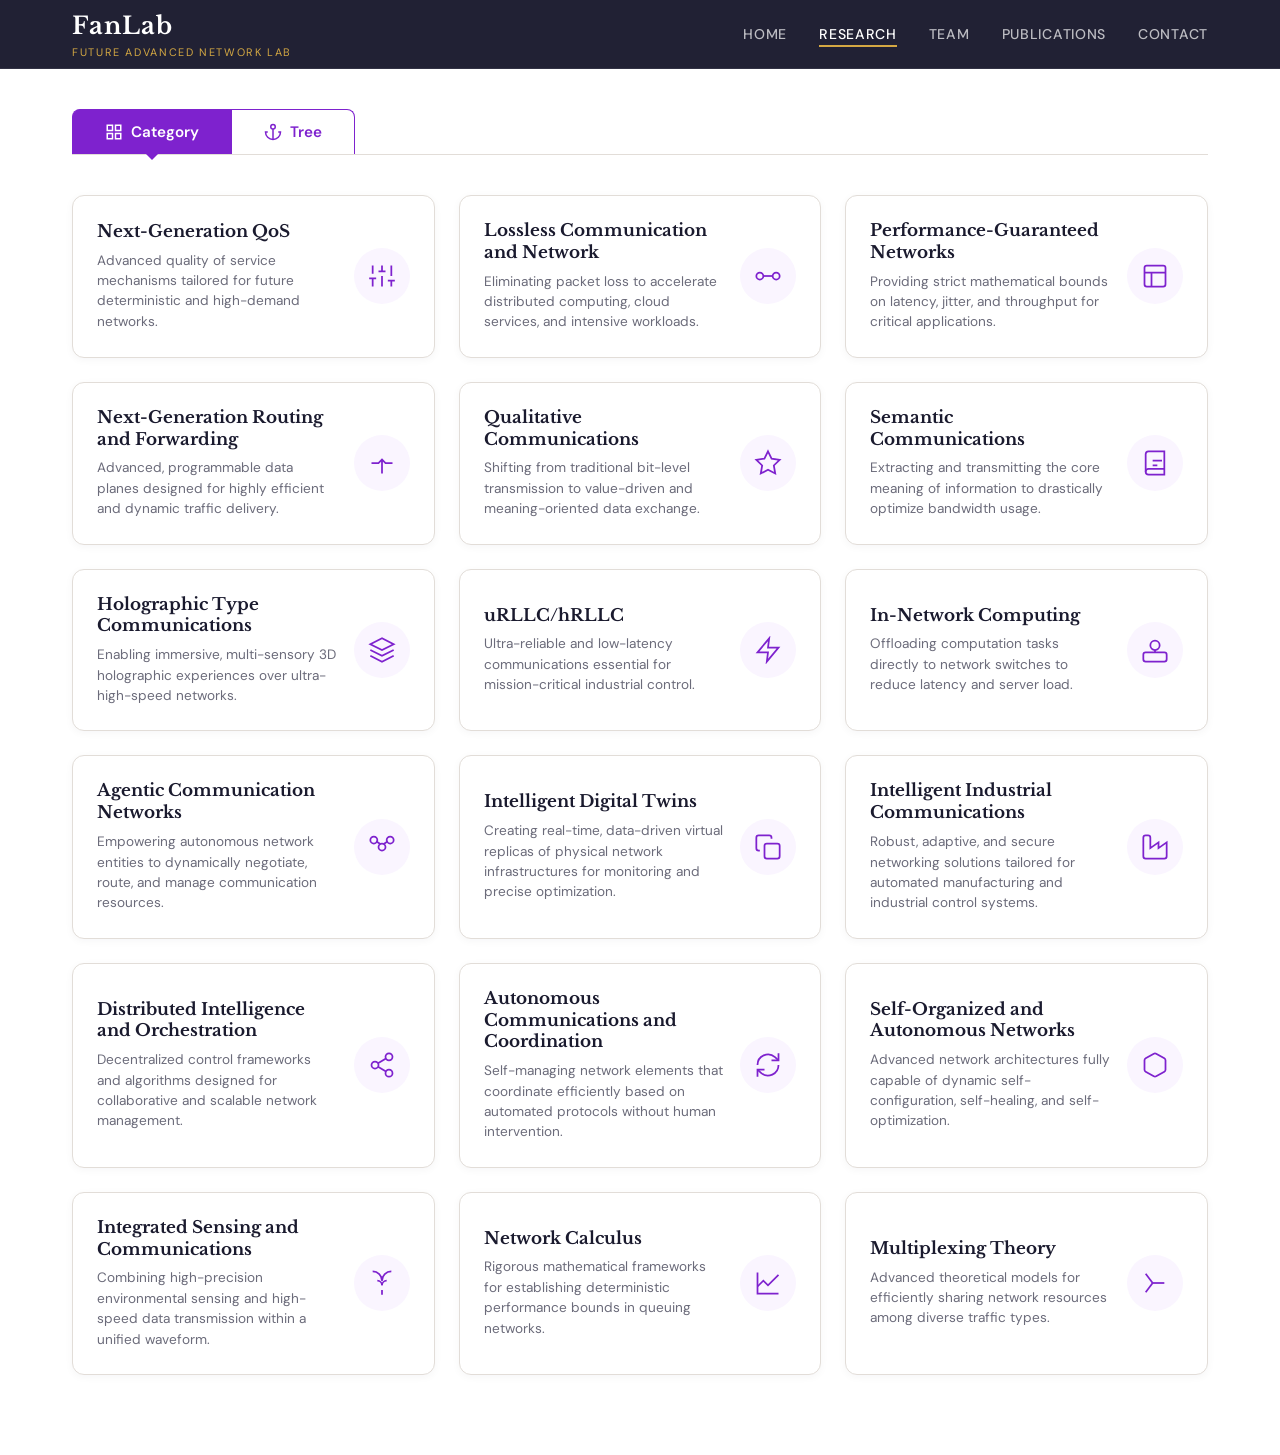
<file: pages/research.html>
<!DOCTYPE html>
<html lang="en">
<head>
    <meta charset="UTF-8">
    <meta name="viewport" content="width=device-width, initial-scale=1.0">
    <meta name="description" content="Research Directions at FanLab">
    <title>Research - FanLab</title>
    <link rel="preconnect" href="https://fonts.googleapis.com">
    <link href="https://fonts.googleapis.com/css2?family=Libre+Baskerville:ital,wght@0,400;0,700;1,400&family=DM+Sans:wght@300;400;500;600&display=swap" rel="stylesheet">
    
    <style>
        /* ── Reset & Base ── */
        *, *::before, *::after { box-sizing: border-box; margin: 0; padding: 0; }

        :root {
            --ink:        #1a1a2e;
            --accent:     #c0392b;
            --gold:       #d4a843;
            --sand:       #f7f3ee;
            --white:      #ffffff;
            --muted:      #6b6b7a;
            --border:     #e2ddd8;
            --theme-purple: #7e22ce;
            --theme-light: #faf5ff;
            --shadow-sm:  0 2px 8px rgba(26,26,46,.04);
            --shadow-md:  0 8px 24px rgba(26,26,46,.08);
            --font-serif: 'Libre Baskerville', Georgia, serif;
            --font-sans:  'DM Sans', system-ui, sans-serif;
            --radius:     12px;
        }

        body {
            font-family: var(--font-sans);
            background: var(--white);
            color: var(--ink);
            line-height: 1.6;
        }

        /* ── Navbar ── */
        .navbar {
            position: sticky; top: 0; z-index: 100;
            background: rgba(26,26,46,.97);
            backdrop-filter: blur(12px);
            border-bottom: 1px solid rgba(255,255,255,.08);
        }
        .nav-container {
            max-width: 1200px; margin: 0 auto;
            padding: 0 2rem;
            display: flex; align-items: center; justify-content: space-between;
            height: 68px;
        }
        .logo h1 {
            font-family: var(--font-serif);
            font-size: 1.5rem; color: var(--white);
            letter-spacing: .04em;
        }
        .logo .tagline {
            font-size: .68rem; color: var(--gold);
            letter-spacing: .15em; text-transform: uppercase;
            margin-top: -2px;
        }
        .nav-menu {
            display: flex; gap: 2rem; list-style: none;
        }
        .nav-menu a {
            font-size: .88rem; color: rgba(255,255,255,.7);
            text-decoration: none; letter-spacing: .05em;
            text-transform: uppercase; font-weight: 500;
            transition: color .2s;
        }
        .nav-menu a:hover, .nav-menu a.active { color: var(--white); }
        .nav-menu a.active { border-bottom: 2px solid var(--gold); padding-bottom: 2px; }

        /* ── Main Section ── */
        .research-section {
            padding: 40px 2rem 80px;
            max-width: 1200px;
            margin: 0 auto;
        }

        /* ── Tabs ── */
        .tabs-container {
            display: flex;
            margin-bottom: 20px;
            border-bottom: 1px solid var(--border);
            position: relative;
            z-index: 10;
        }
        
        .tab-btn {
            padding: 12px 32px;
            background: var(--white);
            border: 1px solid var(--theme-purple);
            border-bottom: none;
            color: var(--theme-purple);
            font-family: var(--font-sans);
            font-size: 0.95rem;
            font-weight: 600;
            cursor: pointer;
            transition: all 0.2s;
            position: relative;
            display: flex;
            align-items: center;
            gap: 8px;
        }

        .tab-btn:first-child { border-radius: 8px 0 0 0; }
        .tab-btn:last-child { border-radius: 0 8px 0 0; border-left: none; }

        .tab-btn.active {
            background: var(--theme-purple);
            color: var(--white);
        }

        .tab-btn.active::after {
            content: '';
            position: absolute;
            bottom: -6px;
            left: 50%;
            transform: translateX(-50%);
            border-width: 6px 6px 0;
            border-style: solid;
            border-color: var(--theme-purple) transparent transparent transparent;
            z-index: 10;
        }

        .view-section {
            display: none;
            animation: fadeIn 0.4s ease;
        }
        .view-section.active { display: block; }

        @keyframes fadeIn {
            from { opacity: 0; transform: translateY(10px); }
            to { opacity: 1; transform: translateY(0); }
        }

        /* ── Category View (Line Art, Right Icon) ── */
        .category-grid {
            display: grid;
            grid-template-columns: repeat(3, 1fr);
            gap: 24px;
            padding-top: 20px;
        }

        .cat-small-card {
            background: var(--white);
            border-radius: var(--radius);
            border: 1px solid var(--border);
            padding: 24px;
            box-shadow: var(--shadow-sm);
            transition: transform 0.3s ease, box-shadow 0.3s ease, border-color 0.3s ease;
            display: flex;
            align-items: center;
            justify-content: space-between;
            gap: 16px;
        }

        .cat-small-card:hover {
            transform: translateY(-4px);
            box-shadow: var(--shadow-md);
            border-color: var(--theme-purple);
        }

        .card-text-content {
            flex: 1;
        }

        .card-text-content h4 {
            font-family: var(--font-serif);
            font-size: 1.05rem;
            color: var(--ink);
            margin-bottom: 8px;
            line-height: 1.3;
        }

        .card-text-content p {
            font-size: 0.85rem;
            color: var(--muted);
            line-height: 1.5;
            margin: 0;
        }

        .card-icon-right {
            width: 56px;
            height: 56px;
            flex-shrink: 0;
            display: flex;
            align-items: center;
            justify-content: center;
            background: var(--theme-light);
            border-radius: 50%;
            color: var(--theme-purple);
            transition: transform 0.3s ease, background 0.3s ease;
        }

        .cat-small-card:hover .card-icon-right {
            background: var(--theme-purple);
            color: var(--white);
            transform: scale(1.05);
        }

        .card-icon-right svg {
            width: 28px;
            height: 28px;
            stroke-width: 1.5;
        }

        /* ── Compact Tree View (Hidden by default) ── */
        .tree-wrapper { position: relative; padding: 60px 0 20px; }
        .tree-axis { position: absolute; left: 50%; top: 38px; bottom: 0; width: 1px; background-color: var(--border); transform: translateX(-50%); }
        .tree-top-icon { position: absolute; left: 50%; top: 0; transform: translateX(-50%); background: var(--white); border: 2px solid var(--theme-purple); border-radius: 20px; padding: 6px 24px; display: flex; align-items: center; justify-content: center; color: var(--theme-purple); font-size: 0.95rem; font-weight: bold; font-family: var(--font-serif); z-index: 2; white-space: nowrap; box-shadow: var(--shadow-sm); }
        .tree-node { position: relative; width: 50%; padding-bottom: 20px; }
        .tree-node.left { left: 0; padding-right: 40px; }
        .tree-node.right { left: 50%; padding-left: 40px; }
        @media (min-width: 769px) { .tree-node.node-2 { margin-top: -120px; } .tree-node.node-3 { margin-top: -280px; } }
        .tree-node::after { content: ''; position: absolute; top: 18px; width: 9px; height: 9px; background-color: var(--theme-purple); border-radius: 50%; z-index: 2; }
        .tree-node.left::after { right: -4.5px; }
        .tree-node.right::after { left: -4.5px; }
        .node-header { position: relative; padding-bottom: 8px; margin-bottom: 16px; }
        .node-header h3 { font-family: var(--font-serif); font-size: 1.4rem; color: var(--theme-purple); font-weight: 600; }
        .tree-node.left .node-header { text-align: right; }
        .tree-node.right .node-header { text-align: left; }
        .node-header::after { content: ''; position: absolute; bottom: 0; height: 1px; background-color: var(--theme-purple); opacity: 0.4; }
        .tree-node.left .node-header::after { right: -40px; left: 0; }
        .tree-node.right .node-header::after { left: -40px; right: 0; }
        .node-body { display: flex; flex-direction: column; gap: 12px; }
        .tree-node.left .node-body { align-items: flex-end; }
        .tree-node.right .node-body { align-items: flex-start; }
        .sub-card { background: var(--white); border: 1px solid var(--border); border-radius: 8px; padding: 16px 20px; width: 100%; max-width: 480px; box-shadow: var(--shadow-sm); transition: border-color 0.3s, box-shadow 0.3s, transform 0.3s; text-align: left; }
        .sub-card:hover { border-color: var(--theme-purple); box-shadow: var(--shadow-md); transform: translateY(-2px); }
        .sub-card-header { display: flex; align-items: center; gap: 12px; margin-bottom: 12px; }
        .sub-card-icon { width: 32px; height: 32px; border-radius: 6px; background: var(--theme-light); color: var(--theme-purple); display: flex; align-items: center; justify-content: center; flex-shrink: 0; }
        .sub-card-icon svg { width: 18px; height: 18px; }
        .sub-card h4 { font-size: 1.05rem; color: var(--ink); font-weight: 600; }

        /* ── Responsive ── */
        @media (max-width: 992px) {
            .category-grid { grid-template-columns: repeat(2, 1fr); }
        }
        @media (max-width: 768px) {
            .category-grid { grid-template-columns: 1fr; }
            .tree-axis { left: 16px; top: 40px; }
            .tree-top-icon { left: 16px; top: 0; padding: 6px 16px; font-size: 0.85rem; }
            .tree-node { width: 100%; padding-left: 40px !important; padding-right: 0 !important; left: 0 !important; margin-top: 0 !important; margin-bottom: 30px; }
            .tree-node::after { left: 11.5px !important; }
            .tree-node.left .node-header { text-align: left; }
            .tree-node.left .node-header::after { left: -40px; right: 0; }
            .tree-node.right .node-header::after { left: -40px; right: 0; }
            .tree-node.left .node-body, .tree-node.right .node-body { align-items: flex-start; }
            .sub-card { max-width: 100%; }
        }
    </style>
</head>
<body>
    <!-- Navbar -->
    <nav class="navbar">
        <div class="nav-container">
            <div class="logo">
                <h1>FanLab</h1>
                <p class="tagline">Future Advanced Network Lab</p>
            </div>
            <ul class="nav-menu">
                <li><a href="../index.html">Home</a></li>
                <li><a href="research.html" class="active">Research</a></li>
                <li><a href="team.html">Team</a></li>
                <li><a href="publications.html">Publications</a></li>
                <li><a href="contact.html">Contact</a></li>
            </ul>
        </div>
    </nav>

    <!-- Main Content -->
    <main class="research-section">
        
        <!-- Tabs -->
        <div class="tabs-container">
            <button class="tab-btn active" onclick="switchTab('category-view', this)">
                <svg width="18" height="18" viewBox="0 0 24 24" fill="none" stroke="currentColor" stroke-width="2"><rect x="3" y="3" width="7" height="7"></rect><rect x="14" y="3" width="7" height="7"></rect><rect x="14" y="14" width="7" height="7"></rect><rect x="3" y="14" width="7" height="7"></rect></svg>
                Category
            </button>
            <button class="tab-btn" onclick="switchTab('tree-view', this)">
                <svg width="18" height="18" viewBox="0 0 24 24" fill="none" stroke="currentColor" stroke-width="2"><circle cx="12" cy="5" r="3"></circle><line x1="12" y1="22" x2="12" y2="8"></line><path d="M5 12H2a10 10 0 0 0 20 0h-3"></path></svg>
                Tree
            </button>
        </div>

        <!-- View 1: Category View (Default) -->
        <div id="category-view" class="view-section active">
            <div class="category-grid">
                
                <article class="cat-small-card">
                    <div class="card-text-content">
                        <h4>Next-Generation QoS</h4>
                        <p>Advanced quality of service mechanisms tailored for future deterministic and high-demand networks.</p>
                    </div>
                    <div class="card-icon-right">
                        <svg viewBox="0 0 24 24" fill="none" stroke="currentColor"><path d="M4 21v-7m0-4V3m8 18v-9m0-4V3m8 18v-5m0-4V3M1 14h6m2-6h6m2 8h6"/></svg>
                    </div>
                </article>

                <article class="cat-small-card">
                    <div class="card-text-content">
                        <h4>Lossless Communication and Network</h4>
                        <p>Eliminating packet loss to accelerate distributed computing, cloud services, and intensive workloads.</p>
                    </div>
                    <div class="card-icon-right">
                        <svg viewBox="0 0 24 24" fill="none" stroke="currentColor"><circle cx="5" cy="12" r="3"/><circle cx="19" cy="12" r="3"/><path d="M8 12h8"/></svg>
                    </div>
                </article>

                <article class="cat-small-card">
                    <div class="card-text-content">
                        <h4>Performance-Guaranteed Networks</h4>
                        <p>Providing strict mathematical bounds on latency, jitter, and throughput for critical applications.</p>
                    </div>
                    <div class="card-icon-right">
                        <svg viewBox="0 0 24 24" fill="none" stroke="currentColor"><rect x="3" y="3" width="18" height="18" rx="2"/><path d="M3 9h18M9 21V9"/></svg>
                    </div>
                </article>

                <article class="cat-small-card">
                    <div class="card-text-content">
                        <h4>Next-Generation Routing and Forwarding</h4>
                        <p>Advanced, programmable data planes designed for highly efficient and dynamic traffic delivery.</p>
                    </div>
                    <div class="card-icon-right">
                        <svg viewBox="0 0 24 24" fill="none" stroke="currentColor"><path d="M3 12h6l3-3 3 3h6m-9-3v12"/></svg>
                    </div>
                </article>

                <article class="cat-small-card">
                    <div class="card-text-content">
                        <h4>Qualitative Communications</h4>
                        <p>Shifting from traditional bit-level transmission to value-driven and meaning-oriented data exchange.</p>
                    </div>
                    <div class="card-icon-right">
                        <svg viewBox="0 0 24 24" fill="none" stroke="currentColor"><polygon points="12 2 15.09 8.26 22 9.27 17 14.14 18.18 21.02 12 17.77 5.82 21.02 7 14.14 2 9.27 8.91 8.26 12 2"/></svg>
                    </div>
                </article>

                <article class="cat-small-card">
                    <div class="card-text-content">
                        <h4>Semantic Communications</h4>
                        <p>Extracting and transmitting the core meaning of information to drastically optimize bandwidth usage.</p>
                    </div>
                    <div class="card-icon-right">
                        <svg viewBox="0 0 24 24" fill="none" stroke="currentColor"><path d="M4 19.5A2.5 2.5 0 0 1 6.5 17H20"/><path d="M6.5 2H20v20H6.5A2.5 2.5 0 0 1 4 19.5v-15A2.5 2.5 0 0 1 6.5 2z"/><path d="M10 10h8m-8 4h4"/></svg>
                    </div>
                </article>

                <article class="cat-small-card">
                    <div class="card-text-content">
                        <h4>Holographic Type Communications</h4>
                        <p>Enabling immersive, multi-sensory 3D holographic experiences over ultra-high-speed networks.</p>
                    </div>
                    <div class="card-icon-right">
                        <svg viewBox="0 0 24 24" fill="none" stroke="currentColor"><polygon points="12 2 2 7 12 12 22 7 12 2"/><polyline points="2 17 12 22 22 17"/><polyline points="2 12 12 17 22 12"/></svg>
                    </div>
                </article>

                <article class="cat-small-card">
                    <div class="card-text-content">
                        <h4>uRLLC/hRLLC</h4>
                        <p>Ultra-reliable and low-latency communications essential for mission-critical industrial control.</p>
                    </div>
                    <div class="card-icon-right">
                        <svg viewBox="0 0 24 24" fill="none" stroke="currentColor"><polygon points="13 2 3 14 12 14 11 22 21 10 12 10 13 2"/></svg>
                    </div>
                </article>

                <article class="cat-small-card">
                    <div class="card-text-content">
                        <h4>In-Network Computing</h4>
                        <p>Offloading computation tasks directly to network switches to reduce latency and server load.</p>
                    </div>
                    <div class="card-icon-right">
                        <svg viewBox="0 0 24 24" fill="none" stroke="currentColor"><rect x="2" y="14" width="20" height="8" rx="2"/><circle cx="12" cy="8" r="4"/><path d="M12 14v-2"/></svg>
                    </div>
                </article>

                <article class="cat-small-card">
                    <div class="card-text-content">
                        <h4>Agentic Communication Networks</h4>
                        <p>Empowering autonomous network entities to dynamically negotiate, route, and manage communication resources.</p>
                    </div>
                    <div class="card-icon-right">
                        <svg viewBox="0 0 24 24" fill="none" stroke="currentColor"><circle cx="12" cy="12" r="3"/><circle cx="19" cy="6" r="3"/><circle cx="5" cy="6" r="3"/><path d="M10.5 9.5 7 7m6.5 2.5 3.5-2.5"/></svg>
                    </div>
                </article>

                <article class="cat-small-card">
                    <div class="card-text-content">
                        <h4>Intelligent Digital Twins</h4>
                        <p>Creating real-time, data-driven virtual replicas of physical network infrastructures for monitoring and precise optimization.</p>
                    </div>
                    <div class="card-icon-right">
                        <svg viewBox="0 0 24 24" fill="none" stroke="currentColor"><rect x="9" y="9" width="13" height="13" rx="2" ry="2"/><path d="M5 15H4a2 2 0 0 1-2-2V4a2 2 0 0 1 2-2h9a2 2 0 0 1 2 2v1"/></svg>
                    </div>
                </article>

                <article class="cat-small-card">
                    <div class="card-text-content">
                        <h4>Intelligent Industrial Communications</h4>
                        <p>Robust, adaptive, and secure networking solutions tailored for automated manufacturing and industrial control systems.</p>
                    </div>
                    <div class="card-icon-right">
                        <svg viewBox="0 0 24 24" fill="none" stroke="currentColor"><path d="M2 20a2 2 0 0 0 2 2h16a2 2 0 0 0 2-2V8l-7 5V8l-7 5V4a2 2 0 0 0-2-2H4a2 2 0 0 0-2 2Z"/></svg>
                    </div>
                </article>

                <article class="cat-small-card">
                    <div class="card-text-content">
                        <h4>Distributed Intelligence and Orchestration</h4>
                        <p>Decentralized control frameworks and algorithms designed for collaborative and scalable network management.</p>
                    </div>
                    <div class="card-icon-right">
                        <svg viewBox="0 0 24 24" fill="none" stroke="currentColor"><circle cx="18" cy="5" r="3"/><circle cx="6" cy="12" r="3"/><circle cx="18" cy="19" r="3"/><line x1="8.59" y1="13.51" x2="15.42" y2="17.49"/><line x1="15.41" y1="6.51" x2="8.59" y2="10.49"/></svg>
                    </div>
                </article>

                <article class="cat-small-card">
                    <div class="card-text-content">
                        <h4>Autonomous Communications and Coordination</h4>
                        <p>Self-managing network elements that coordinate efficiently based on automated protocols without human intervention.</p>
                    </div>
                    <div class="card-icon-right">
                        <svg viewBox="0 0 24 24" fill="none" stroke="currentColor"><path d="M21 2v6h-6"/><path d="M3 12a9 9 0 0 1 15-6.7L21 8"/><path d="M3 22v-6h6"/><path d="M21 12a9 9 0 0 1-15 6.7L3 16"/></svg>
                    </div>
                </article>

                <article class="cat-small-card">
                    <div class="card-text-content">
                        <h4>Self-Organized and Autonomous Networks</h4>
                        <p>Advanced network architectures fully capable of dynamic self-configuration, self-healing, and self-optimization.</p>
                    </div>
                    <div class="card-icon-right">
                        <svg viewBox="0 0 24 24" fill="none" stroke="currentColor"><path d="M21 16V8a2 2 0 0 0-1-1.73l-7-4a2 2 0 0 0-2 0l-7 4A2 2 0 0 0 3 8v8a2 2 0 0 0 1 1.73l7 4a2 2 0 0 0 2 0l7-4A2 2 0 0 0 21 16z"/></svg>
                    </div>
                </article>

                <article class="cat-small-card">
                    <div class="card-text-content">
                        <h4>Integrated Sensing and Communications</h4>
                        <p>Combining high-precision environmental sensing and high-speed data transmission within a unified waveform.</p>
                    </div>
                    <div class="card-icon-right">
                        <svg viewBox="0 0 24 24" fill="none" stroke="currentColor"><path d="M12 22v-4"/><path d="M12 14a4 4 0 0 0-4-4"/><path d="M12 14a4 4 0 0 1 4-4"/><path d="M12 10a8 8 0 0 0-8-8"/><path d="M12 10a8 8 0 0 1 8-8"/></svg>
                    </div>
                </article>

                <article class="cat-small-card">
                    <div class="card-text-content">
                        <h4>Network Calculus</h4>
                        <p>Rigorous mathematical frameworks for establishing deterministic performance bounds in queuing networks.</p>
                    </div>
                    <div class="card-icon-right">
                        <svg viewBox="0 0 24 24" fill="none" stroke="currentColor"><polyline points="3 3 3 21 21 21"/><path d="M3 15l5-5 4 4 9-9"/></svg>
                    </div>
                </article>

                <article class="cat-small-card">
                    <div class="card-text-content">
                        <h4>Multiplexing Theory</h4>
                        <p>Advanced theoretical models for efficiently sharing network resources among diverse traffic types.</p>
                    </div>
                    <div class="card-icon-right">
                        <svg viewBox="0 0 24 24" fill="none" stroke="currentColor"><line x1="4" y1="4" x2="10" y2="12"/><line x1="4" y1="20" x2="10" y2="12"/><line x1="10" y1="12" x2="20" y2="12"/></svg>
                    </div>
                </article>

            </div>
        </div>

        <!-- View 2: Compact Tree View -->
        <div id="tree-view" class="view-section">
            <div class="tree-wrapper">
                <div class="tree-axis"></div>
                <div class="tree-top-icon">FanLab Research Map</div>

                <!-- Node 1 (Left) -->
                <div class="tree-node left node-1">
                    <div class="node-header">
                        <h3>5G/6G/7G Systems</h3>
                    </div>
                    <div class="node-body">
                        <div class="sub-card">
                            <div class="sub-card-header">
                                <div class="sub-card-icon">
                                    <svg viewBox="0 0 24 24" fill="none" stroke="currentColor" stroke-width="2" stroke-linecap="round" stroke-linejoin="round"><polygon points="13 2 3 14 12 14 11 22 21 10 12 10 13 2"></polygon></svg>
                                </div>
                                <h4>Mission-Critical & Emerging Connectivity </h4>
                            </div>
                            <div class="research-tags">
                                <span class="rtag">Holographic Type Communications</span>
                                <span class="rtag">uRLLC / hRLLC</span>
                                <span class="rtag">Intelligent Industrial Communications</span>
                            </div>
                        </div>
                        <div class="sub-card">
                            <div class="sub-card-header">
                                <div class="sub-card-icon">
                                    <svg viewBox="0 0 24 24" fill="none" stroke="currentColor" stroke-width="2" stroke-linecap="round" stroke-linejoin="round"><rect x="3" y="3" width="18" height="18" rx="2" ry="2"></rect><line x1="3" y1="9" x2="21" y2="9"></line><line x1="9" y1="21" x2="9" y2="9"></line></svg>
                                </div>
                                <h4>Architecture & Native Capabilities</h4>
                            </div>
                            <div class="research-tags">
                                <span class="rtag">Integrated Sensing and Communications</span>
                                <span class="rtag">Next-Generation Routing and Forwarding</span>
                                <span class="rtag">Next-Generation QoS</span>
                            </div>
                        </div>
                    </div>
                </div>

                <!-- Node 2 (Right) -->
                <div class="tree-node right node-2">
                    <div class="node-header">
                        <h3>AI Networks</h3>
                    </div>
                    <div class="node-body">
                        <div class="sub-card">
                            <div class="sub-card-header">
                                <div class="sub-card-icon">
                                    <svg viewBox="0 0 24 24" fill="none" stroke="currentColor" stroke-width="2" stroke-linecap="round" stroke-linejoin="round"><rect x="2" y="2" width="20" height="8" rx="2" ry="2"></rect><rect x="2" y="14" width="20" height="8" rx="2" ry="2"></rect><line x1="6" y1="6" x2="6.01" y2="6"></line><line x1="6" y1="18" x2="6.01" y2="18"></line></svg>
                                </div>
                                <h4>Network for AI (Infrastructure)</h4>
                            </div>
                            <div class="research-tags">
                                <span class="rtag">Lossless Communication and Network</span>
                                <span class="rtag">In-Network Computing</span>
                            </div>
                        </div>
                        <div class="sub-card">
                            <div class="sub-card-header">
                                <div class="sub-card-icon">
                                    <svg viewBox="0 0 24 24" fill="none" stroke="currentColor" stroke-width="2" stroke-linecap="round" stroke-linejoin="round"><circle cx="12" cy="12" r="3"></circle><path d="M19.4 15a1.65 1.65 0 0 0 .33 1.82l.06.06a2 2 0 0 1 0 2.83 2 2 0 0 1-2.83 0l-.06-.06a1.65 1.65 0 0 0-1.82-.33 1.65 1.65 0 0 0-1 1.51V21a2 2 0 0 1-2 2 2 2 0 0 1-2-2v-.09A1.65 1.65 0 0 0 9 19.4a1.65 1.65 0 0 0-1.82.33l-.06.06a2 2 0 0 1-2.83 0 2 2 0 0 1 0-2.83l.06-.06a1.65 1.65 0 0 0 .33-1.82 1.65 1.65 0 0 0-1.51-1H3a2 2 0 0 1-2-2 2 2 0 0 1 2-2h.09A1.65 1.65 0 0 0 4.6 9a1.65 1.65 0 0 0-.33-1.82l-.06-.06a2 2 0 0 1 0-2.83 2 2 0 0 1 2.83 0l.06.06a1.65 1.65 0 0 0 1.82.33H9a1.65 1.65 0 0 0 1-1.51V3a2 2 0 0 1 2-2 2 2 0 0 1 2 2v.09a1.65 1.65 0 0 0 1 1.51 1.65 1.65 0 0 0 1.82-.33l.06-.06a2 2 0 0 1 2.83 0 2 2 0 0 1 0 2.83l-.06.06a1.65 1.65 0 0 0-.33 1.82V9a1.65 1.65 0 0 0 1.51 1H21a2 2 0 0 1 2 2 2 2 0 0 1-2 2h-.09a1.65 1.65 0 0 0-1.51 1z"></path></svg>
                                </div>
                                <h4>AI for Network (Operations)</h4>
                            </div>
                            <div class="research-tags">
                                <span class="rtag">Self-Organized and Autonomous Networks</span>
                                <span class="rtag">Distributed Intelligence and Orchestration</span>
                                <span class="rtag">Intelligent Digital Twins</span>
                            </div>
                        </div>
                        <div class="sub-card">
                            <div class="sub-card-header">
                                <div class="sub-card-icon">
                                    <svg viewBox="0 0 24 24" fill="none" stroke="currentColor" stroke-width="2" stroke-linecap="round" stroke-linejoin="round"><path d="M21 16V8a2 2 0 0 0-1-1.73l-7-4a2 2 0 0 0-2 0l-7 4A2 2 0 0 0 3 8v8a2 2 0 0 0 1 1.73l7 4a2 2 0 0 0 2 0l7-4A2 2 0 0 0 21 16z"></path><polyline points="3.27 6.96 12 12.01 20.73 6.96"></polyline><line x1="12" y1="22.08" x2="12" y2="12"></line></svg>
                                </div>
                                <h4>AI-Native Paradigms</h4>
                            </div>
                            <div class="research-tags">
                                <span class="rtag">Semantic Communications</span>
                                <span class="rtag">Agentic Communication Networks</span>
                                <span class="rtag">Autonomous Communications and Coordination</span>
                            </div>
                        </div>
                    </div>
                </div>

                <!-- Node 3 (Left) -->
                <div class="tree-node left node-3">
                    <div class="node-header">
                        <h3>Fundamental Network Theory</h3>
                    </div>
                    <div class="node-body">
                        <div class="sub-card">
                            <div class="sub-card-header">
                                <div class="sub-card-icon">
                                    <svg viewBox="0 0 24 24" fill="none" stroke="currentColor" stroke-width="2" stroke-linecap="round" stroke-linejoin="round"><polyline points="3 3 3 21 21 21"></polyline><path d="M7 16l4-4 4 4 6-6"></path><line x1="3" y1="8" x2="21" y2="8" stroke-dasharray="4 4"></line></svg>
                                </div>
                                <h4>Deterministic & Performance Bounds</h4>
                            </div>
                            <div class="research-tags">
                                <span class="rtag">Network Calculus</span>
                                <span class="rtag">Performance-Guaranteed Networks</span>
                            </div>
                        </div>
                        <div class="sub-card">
                            <div class="sub-card-header">
                                <div class="sub-card-icon">
                                    <svg viewBox="0 0 24 24" fill="none" stroke="currentColor" stroke-width="2" stroke-linecap="round" stroke-linejoin="round"><circle cx="12" cy="12" r="10"></circle><path d="M12 2a15.3 15.3 0 0 1 4 10 15.3 15.3 0 0 1-4 10 15.3 15.3 0 0 1-4-10 15.3 15.3 0 0 1 4-10z"></path><line x1="2" y1="12" x2="22" y2="12"></line></svg>
                                </div>
                                <h4>Novel Information Theory</h4>
                            </div>
                            <div class="research-tags">
                                <span class="rtag">Multiplexing Theory</span>
                                <span class="rtag">Qualitative Communications</span>
                            </div>
                        </div>
                    </div>
                </div>

            </div>
        </div>

    </main>

    <script>
        function switchTab(viewId, btnElement) {
            document.querySelectorAll('.tab-btn').forEach(btn => btn.classList.remove('active'));
            document.querySelectorAll('.view-section').forEach(view => view.classList.remove('active'));
            btnElement.classList.add('active');
            document.getElementById(viewId).classList.add('active');
        }
    </script>
</body>
</html>
</file>
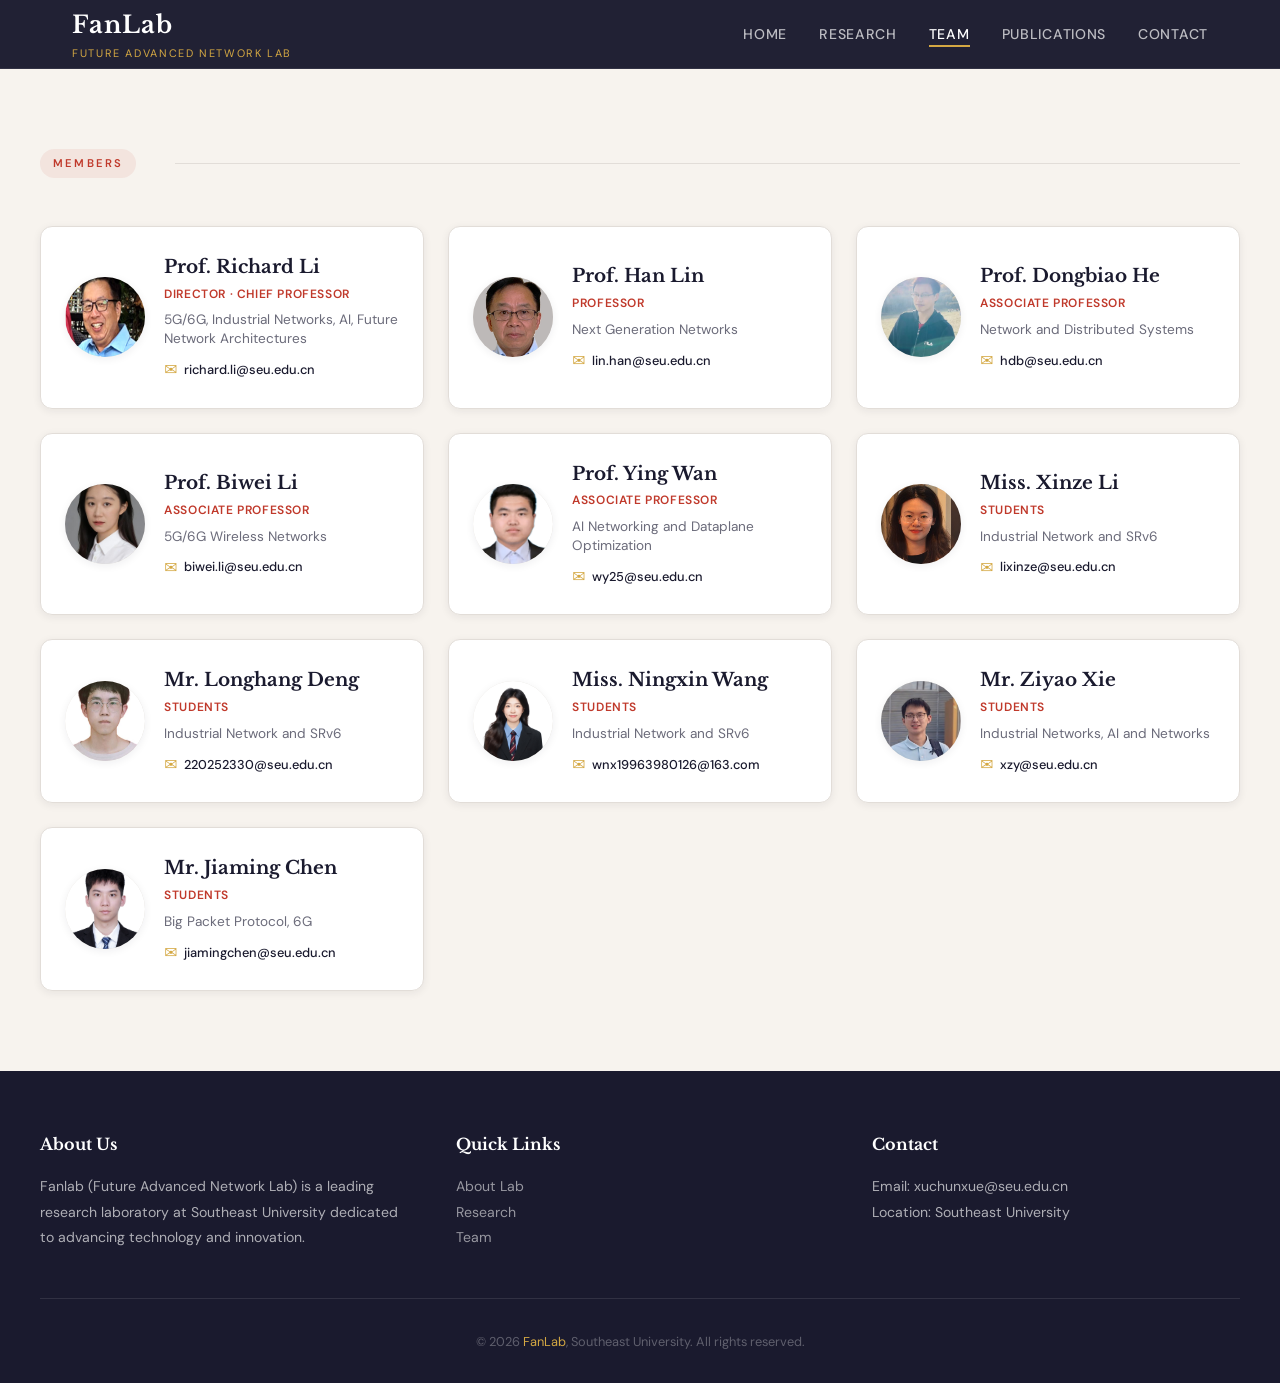
<file: pages/team.html>
<!DOCTYPE html>
<html lang="en">
<head>
    <meta charset="UTF-8">
    <meta name="viewport" content="width=device-width, initial-scale=1.0">
    <meta name="description" content="Our Research Team at Fanlab">
    <title>Team - Fanlab</title>
    <link rel="preconnect" href="https://fonts.googleapis.com">
    <link href="https://fonts.googleapis.com/css2?family=Libre+Baskerville:ital,wght@0,400;0,700;1,400&family=DM+Sans:wght@300;400;500;600&display=swap" rel="stylesheet">
    <link rel="stylesheet" href="../css/unified.css">

    <style>
        /* ── Reset & Base ── */
        *, *::before, *::after { box-sizing: border-box; margin: 0; padding: 0; }

        :root {
            --ink:        #1a1a2e;
            --accent:     #c0392b;
            --gold:       #d4a843;
            --sand:       #f7f3ee;
            --white:      #ffffff;
            --muted:      #6b6b7a;
            --border:     #e2ddd8;
            --shadow-sm:  0 2px 8px rgba(26,26,46,.07);
            --shadow-md:  0 8px 30px rgba(26,26,46,.12);
            --shadow-lg:  0 20px 60px rgba(26,26,46,.18);
            --font-serif: 'Libre Baskerville', Georgia, serif;
            --font-sans:  'DM Sans', system-ui, sans-serif;
            --radius:     12px;
        }

        body {
            font-family: var(--font-sans);
            background: var(--sand);
            color: var(--ink);
            line-height: 1.7;
        }

        /* ── Navbar ── */
        .navbar {
            position: sticky; top: 0; z-index: 100;
            background: rgba(26,26,46,.97);
            backdrop-filter: blur(12px);
            border-bottom: 1px solid rgba(255,255,255,.08);
        }
        .nav-container {
            max-width: 1200px; margin: 0 auto;
            padding: 0 2rem;
            display: flex; align-items: center; justify-content: space-between;
            height: 68px;
        }
        .logo h1 {
            font-family: var(--font-serif);
            font-size: 1.5rem; color: var(--white);
            letter-spacing: .04em;
        }
        .logo .tagline {
            font-size: .68rem; color: var(--gold);
            letter-spacing: .15em; text-transform: uppercase;
            margin-top: -2px;
        }
        .nav-menu {
            display: flex; gap: 2rem; list-style: none;
        }
        .nav-menu a {
            font-size: .88rem; color: rgba(255,255,255,.7);
            text-decoration: none; letter-spacing: .05em;
            text-transform: uppercase; font-weight: 500;
            transition: color .2s;
        }
        .nav-menu a:hover, .nav-menu a.active { color: var(--white); }
        .nav-menu a.active { border-bottom: 2px solid var(--gold); padding-bottom: 2px; }
        .menu-toggle { display: none; background: none; border: none; color: white; font-size: 1.5rem; cursor: pointer; }

        /* ── Hero ── */
        .hero {
            background: var(--ink);
            padding: 110px 2rem 80px;
            text-align: center;
            position: relative;
            overflow: hidden;
        }
        .hero::before {
            content: '';
            position: absolute; inset: 0;
            background: 
                radial-gradient(ellipse 60% 60% at 20% 50%, rgba(192,57,43,.18) 0%, transparent 70%),
                radial-gradient(ellipse 50% 50% at 80% 30%, rgba(212,168,67,.12) 0%, transparent 70%);
        }
        .hero-content { position: relative; z-index: 1; }
        .hero-content h1 {
            font-family: var(--font-serif);
            font-size: clamp(2.8rem, 6vw, 4.5rem);
            color: var(--white);
            letter-spacing: -.01em;
            margin-bottom: .6rem;
        }
        .hero-content p {
            font-size: 1.1rem; color: rgba(255,255,255,.55);
            letter-spacing: .1em; text-transform: uppercase;
            font-weight: 300;
        }
        .hero-rule {
            width: 50px; height: 3px;
            background: var(--gold);
            margin: 1.2rem auto 0;
            border-radius: 2px;
        }

        /* ── Section wrapper ── */
        .team-section { padding: 80px 2rem; }
        .team-section.alt { background: var(--white); }

        .container { max-width: 1200px; margin: 0 auto; }

        .section-header {
            display: flex; align-items: center; gap: 1.2rem;
            margin-bottom: 3rem;
        }
        .section-header h2 {
            font-family: var(--font-serif);
            font-size: 1.6rem; color: var(--ink);
            letter-spacing: -.01em;
        }
        .section-header::after {
            content: '';
            flex: 1; height: 1px;
            background: var(--border);
        }
        .section-header .label {
            font-size: .7rem; letter-spacing: .2em;
            text-transform: uppercase; color: var(--accent);
            font-weight: 600;
            background: rgba(192,57,43,.08);
            padding: .3rem .8rem; border-radius: 20px;
        }

        /* ── Teachers Grid (Compact) ── */
        .teachers-grid {
            display: grid;
            grid-template-columns: repeat(auto-fill, minmax(320px, 1fr));
            gap: 1.5rem;
        }
        .teacher-card {
            display: flex;
            align-items: center;
            gap: 1.2rem;
            background: var(--white);
            padding: 1.5rem;
            border-radius: var(--radius);
            box-shadow: var(--shadow-sm);
            border: 1px solid var(--border);
            transition: transform .2s ease, box-shadow .2s ease;
        }
        .teacher-card:hover {
            transform: translateY(-4px);
            box-shadow: var(--shadow-md);
        }
        .teacher-avatar-link {
            flex-shrink: 0;
            display: block;
            width: 80px;
            height: 80px;
            border-radius: 50%;
            overflow: hidden;
            box-shadow: var(--shadow-sm);
            transition: transform .2s ease;
            background: linear-gradient(135deg, #e8e4de, #d4cfc8);
        }
        .teacher-avatar-link:hover {
            transform: scale(1.05);
        }
        .teacher-avatar {
            width: 100%;
            height: 100%;
            object-fit: cover;
        }
        .teacher-info {
            flex: 1;
            min-width: 0;
        }
        .teacher-info h3 {
            font-family: var(--font-serif);
            font-size: 1.15rem;
            margin-bottom: 0.1rem;
            color: var(--ink);
        }
        .teacher-info .title {
            font-size: 0.75rem;
            color: var(--accent);
            font-weight: 600;
            text-transform: uppercase;
            letter-spacing: 0.05em;
            margin-bottom: 0.4rem;
        }
        .teacher-info .research {
            font-size: 0.85rem;
            color: var(--muted);
            line-height: 1.4;
            margin-bottom: 0.5rem;
        }
        .teacher-info .email {
            display: inline-flex;
            align-items: center;
            gap: 0.4rem;
            font-size: 0.8rem;
            color: var(--ink);
            text-decoration: none;
            font-weight: 500;
            transition: color .2s;
        }
        .teacher-info .email::before {
            content: '✉';
            color: var(--gold);
            font-size: 1rem;
        }
        .teacher-info .email:hover {
            color: var(--accent);
        }

        /* ── Students List ── */
        .students-list {
            display: flex;
            flex-wrap: wrap;
            gap: 0.8rem;
        }
        .student-name {
            background: var(--white);
            padding: 0.6rem 1.2rem;
            border-radius: 30px;
            border: 1px solid var(--border);
            font-size: 0.95rem;
            color: var(--ink);
            font-weight: 500;
            box-shadow: var(--shadow-sm);
            transition: all .2s ease;
        }
        .student-name:hover {
            background: var(--ink);
            color: var(--white);
            border-color: var(--ink);
            transform: translateY(-2px);
        }

        /* ── Footer ── */
        .footer {
            background: var(--ink);
            color: rgba(255,255,255,.65);
            padding: 60px 2rem 30px;
        }
        .footer-content {
            max-width: 1200px; margin: 0 auto;
            display: grid;
            grid-template-columns: repeat(auto-fit, minmax(220px, 1fr));
            gap: 3rem;
            padding-bottom: 3rem;
            border-bottom: 1px solid rgba(255,255,255,.1);
        }
        .footer-section h4 {
            font-family: var(--font-serif);
            color: var(--white); margin-bottom: 1rem; font-size: 1rem;
        }
        .footer-section p, .footer-section li { font-size: .88rem; line-height: 1.8; }
        .footer-section ul { list-style: none; }
        .footer-section a { color: rgba(255,255,255,.55); text-decoration: none; transition: color .2s; }
        .footer-section a:hover { color: var(--gold); }
        .footer-bottom {
            max-width: 1200px; margin: 2rem auto 0;
            text-align: center; font-size: .8rem; color: rgba(255,255,255,.3);
        }

        /* ── Responsive ── */
        @media (max-width: 768px) {
            .menu-toggle { display: block; }
            .nav-menu { display: none; flex-direction: column; position: absolute; top: 68px; left: 0; right: 0; background: var(--ink); padding: 1rem 2rem; }
            .nav-menu.open { display: flex; }
            .teacher-card { flex-direction: column; text-align: center; }
        }

        /* ── Animations ── */
        @keyframes fadeUp {
            from { opacity: 0; transform: translateY(20px); }
            to   { opacity: 1; transform: translateY(0); }
        }
        .hero-content { animation: fadeUp .7s ease both; }
        .teacher-card { animation: fadeUp .6s .1s ease both; }
        .student-name { animation: fadeUp .5s .1s ease both; }
    </style>
</head>
<body>
    <!-- Navbar -->
    <nav class="navbar">
        <div class="nav-container">
            <div class="logo">
                <h1>FanLab</h1>
                <p class="tagline">Future Advanced Network Lab</p>
            </div>
            <button class="menu-toggle" id="menuToggle">☰</button>
            <ul class="nav-menu" id="navMenu">
                <li><a href="../index.html">Home</a></li>
                <li><a href="research.html">Research</a></li>
                <li><a href="team.html" class="active">Team</a></li>
                <li><a href="publications.html">Publications</a></li>
                <li><a href="contact.html">Contact</a></li>
            </ul>
        </div>
    </nav>

    <main>
        <!-- Teachers -->
        <section class="team-section">
            <div class="container">
                <div class="section-header">
                    <span class="label">Members</span>
                    <h2></h2>
                </div>
                <div class="teachers-grid">
                    <!-- Richard Li -->
                    <div class="teacher-card">
                        <a href="https://cs.seu.edu.cn/richardli/main.htm" class="teacher-avatar-link" title="View Profile">
                            <img src="people/pic/richard.png" alt="Prof. Richard Li" class="teacher-avatar">
                        </a>
                        <div class="teacher-info">
                            <h3>Prof. Richard Li</h3>
                            <p class="title">Director · Chief Professor</p>
                            <p class="research">5G/6G, Industrial Networks, AI, Future Network Architectures</p>
                            <a href="mailto:richard.li@seu.edu.cn" class="email">richard.li@seu.edu.cn</a>
                        </div>
                    </div>

                    <!-- Han Lin -->
                    <div class="teacher-card">
                        <a href="https://cs.seu.edu.cn/main.htm" class="teacher-avatar-link" title="View Profile">
                            <img src="people/pic/han.jpg" alt="Prof. Han Lin" class="teacher-avatar">
                        </a>
                        <div class="teacher-info">
                            <h3>Prof. Han Lin</h3>
                            <p class="title">Professor</p>
                            <p class="research">Next Generation Networks</p>
                            <a href="mailto:lin.han@seu.edu.cn" class="email">lin.han@seu.edu.cn</a>
                        </div>
                    </div>

                    <!-- Dongbiao He -->
                    <div class="teacher-card">
                        <a href="people/herb.html" class="teacher-avatar-link" title="View Profile">
                            <img src="people/pic/herb.png" alt="Prof. Dongbiao He" class="teacher-avatar">
                        </a>
                        <div class="teacher-info">
                            <h3>Prof. Dongbiao He</h3>
                            <p class="title">Associate Professor</p>
                            <p class="research">Network and Distributed Systems</p>
                            <a href="mailto:hdb@seu.edu.cn" class="email">hdb@seu.edu.cn</a>
                        </div>
                    </div>

                    <!-- Biwei Li -->
                    <div class="teacher-card">
                        <a href="https://cs.seu.edu.cn/libiwei/main.htm" class="teacher-avatar-link" title="View Profile">
                            <img src="people/pic/biwei.jpg" alt="Prof. Biwei Li" class="teacher-avatar">
                        </a>
                        <div class="teacher-info">
                            <h3>Prof. Biwei Li</h3>
                            <p class="title">Associate Professor</p>
                            <p class="research">5G/6G Wireless Networks</p>
                            <a href="mailto:biwei.li@seu.edu.cn" class="email">biwei.li@seu.edu.cn</a>
                        </div>
                    </div>

                    <!-- Ying Wan -->
                    <div class="teacher-card">
                        <a href="https://wany16.github.io/" class="teacher-avatar-link" title="View Profile">
                            <img src="people/pic/wan.png" alt="Prof. Ying Wan" class="teacher-avatar">
                        </a>
                        <div class="teacher-info">
                            <h3>Prof. Ying Wan</h3>
                            <p class="title">Associate Professor</p>
                            <p class="research">AI Networking and Dataplane Optimization</p>
                            <a href="mailto:wy25@seu.edu.cn" class="email">wy25@seu.edu.cn</a>
                        </div>
                    </div>

                    <div class="teacher-card">
                        <a href="https://hedongbiao.com" class="teacher-avatar-link" title="View Profile">
                            <img src="people/pic/xinze.jpg" alt="Miss. Xinze Li" class="teacher-avatar">
                        </a>
                        <div class="teacher-info">
                            <h3>Miss. Xinze Li</h3>
                            <p class="title">Students</p>
                            <p class="research">Industrial Network and SRv6</p>
                            <a href="mailto:lixinze@seu.edu.cn" class="email">lixinze@seu.edu.cn</a>
                        </div>
                    </div>

                    <div class="teacher-card">
                        <a href="https://hedongbiao.com" class="teacher-avatar-link" title="View Profile">
                            <img src="people/pic/longhang.jpg" alt="Mr. Longhang Deng" class="teacher-avatar">
                        </a>
                        <div class="teacher-info">
                            <h3>Mr. Longhang Deng</h3>
                            <p class="title">Students</p>
                            <p class="research">Industrial Network and SRv6</p>
                            <a href="mailto:220252330@seu.edu.cn" class="email">220252330@seu.edu.cn</a>
                        </div>
                    </div>

                    <div class="teacher-card">
                        <a href="https://hedongbiao.com" class="teacher-avatar-link" title="View Profile">
                            <img src="people/pic/ningxin.jpg" alt="Miss. Ningxin Wang" class="teacher-avatar">
                        </a>
                        <div class="teacher-info">
                            <h3>Miss. Ningxin Wang</h3>
                            <p class="title">Students</p>
                            <p class="research">Industrial Network and SRv6</p>
                            <a href="mailto:wnx19963980126@163.com" class="email">wnx19963980126@163.com</a>
                        </div>
                    </div>

                    <div class="teacher-card">
                        <a href="https://hedongbiao.com" class="teacher-avatar-link" title="View Profile">
                            <img src="people/pic/ziyao.jpg" alt="Mr. Ziyao Xie" class="teacher-avatar">
                        </a>
                        <div class="teacher-info">
                            <h3>Mr. Ziyao Xie</h3>
                            <p class="title">Students</p>
                            <p class="research">Industrial Networks, AI and Networks</p>
                            <a href="mailto:xzy@seu.edu.cn" class="email">xzy@seu.edu.cn</a>
                        </div>
                    </div>

                    <div class="teacher-card">
                        <a href="https://hedongbiao.com" class="teacher-avatar-link" title="View Profile">
                            <img src="people/pic/jiam.jpg" alt="Mr. Jiaming Chen" class="teacher-avatar">
                        </a>
                        <div class="teacher-info">
                            <h3>Mr. Jiaming Chen</h3>
                            <p class="title">Students</p>
                            <p class="research">Big Packet Protocol, 6G</p>
                            <a href="mailto:jiamingchen@seu.edu.cn" class="email">jiamingchen@seu.edu.cn</a>
                        </div>
                    </div>

                    

                    
                </div>
            </div>
        </section>

    </main>

    <!-- Footer -->
    <footer class="footer">
        <div class="footer-content">
            <div class="footer-section">
                <h4>About Us</h4>
                <p>Fanlab (Future Advanced Network Lab) is a leading research laboratory at Southeast University dedicated to advancing technology and innovation.</p>
            </div>
            <div class="footer-section">
                <h4>Quick Links</h4>
                <ul>
                    <li><a href="about.html">About Lab</a></li>
                    <li><a href="research.html">Research</a></li>
                    <li><a href="team.html">Team</a></li>
                </ul>
            </div>
            <div class="footer-section">
                <h4>Contact</h4>
                <p>Email: xuchunxue@seu.edu.cn</p>
                <p>Location: Southeast University</p>
            </div>
        </div>
        <div class="footer-bottom">
            <p>&copy; 2026 <span style="color: var(--gold);">FanLab</span>, Southeast University. All rights reserved.</p>
        </div>
    </footer>

    <script src="../js/main.js"></script>
    <script>
        // Mobile menu toggle
        document.getElementById('menuToggle').addEventListener('click', function() {
            document.getElementById('navMenu').classList.toggle('open');
        });
    </script>
</body>
</html>
</file>
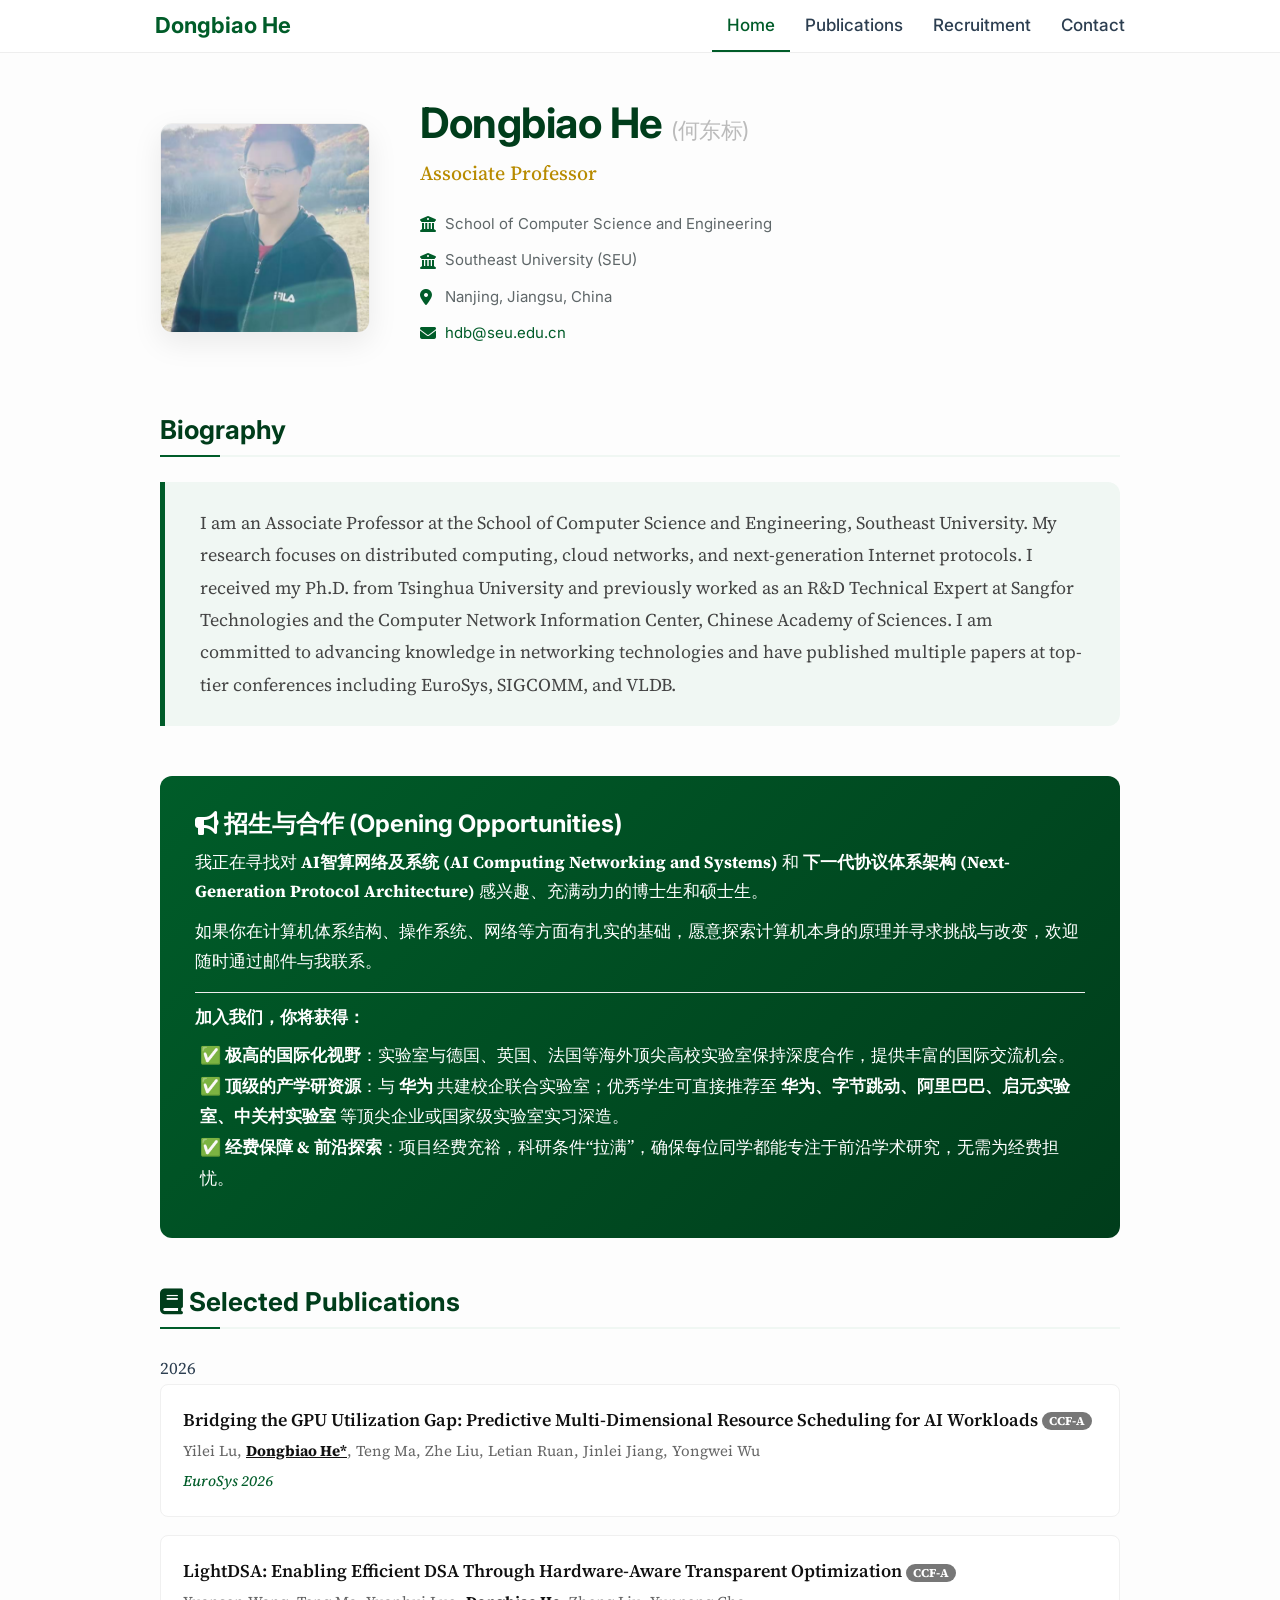
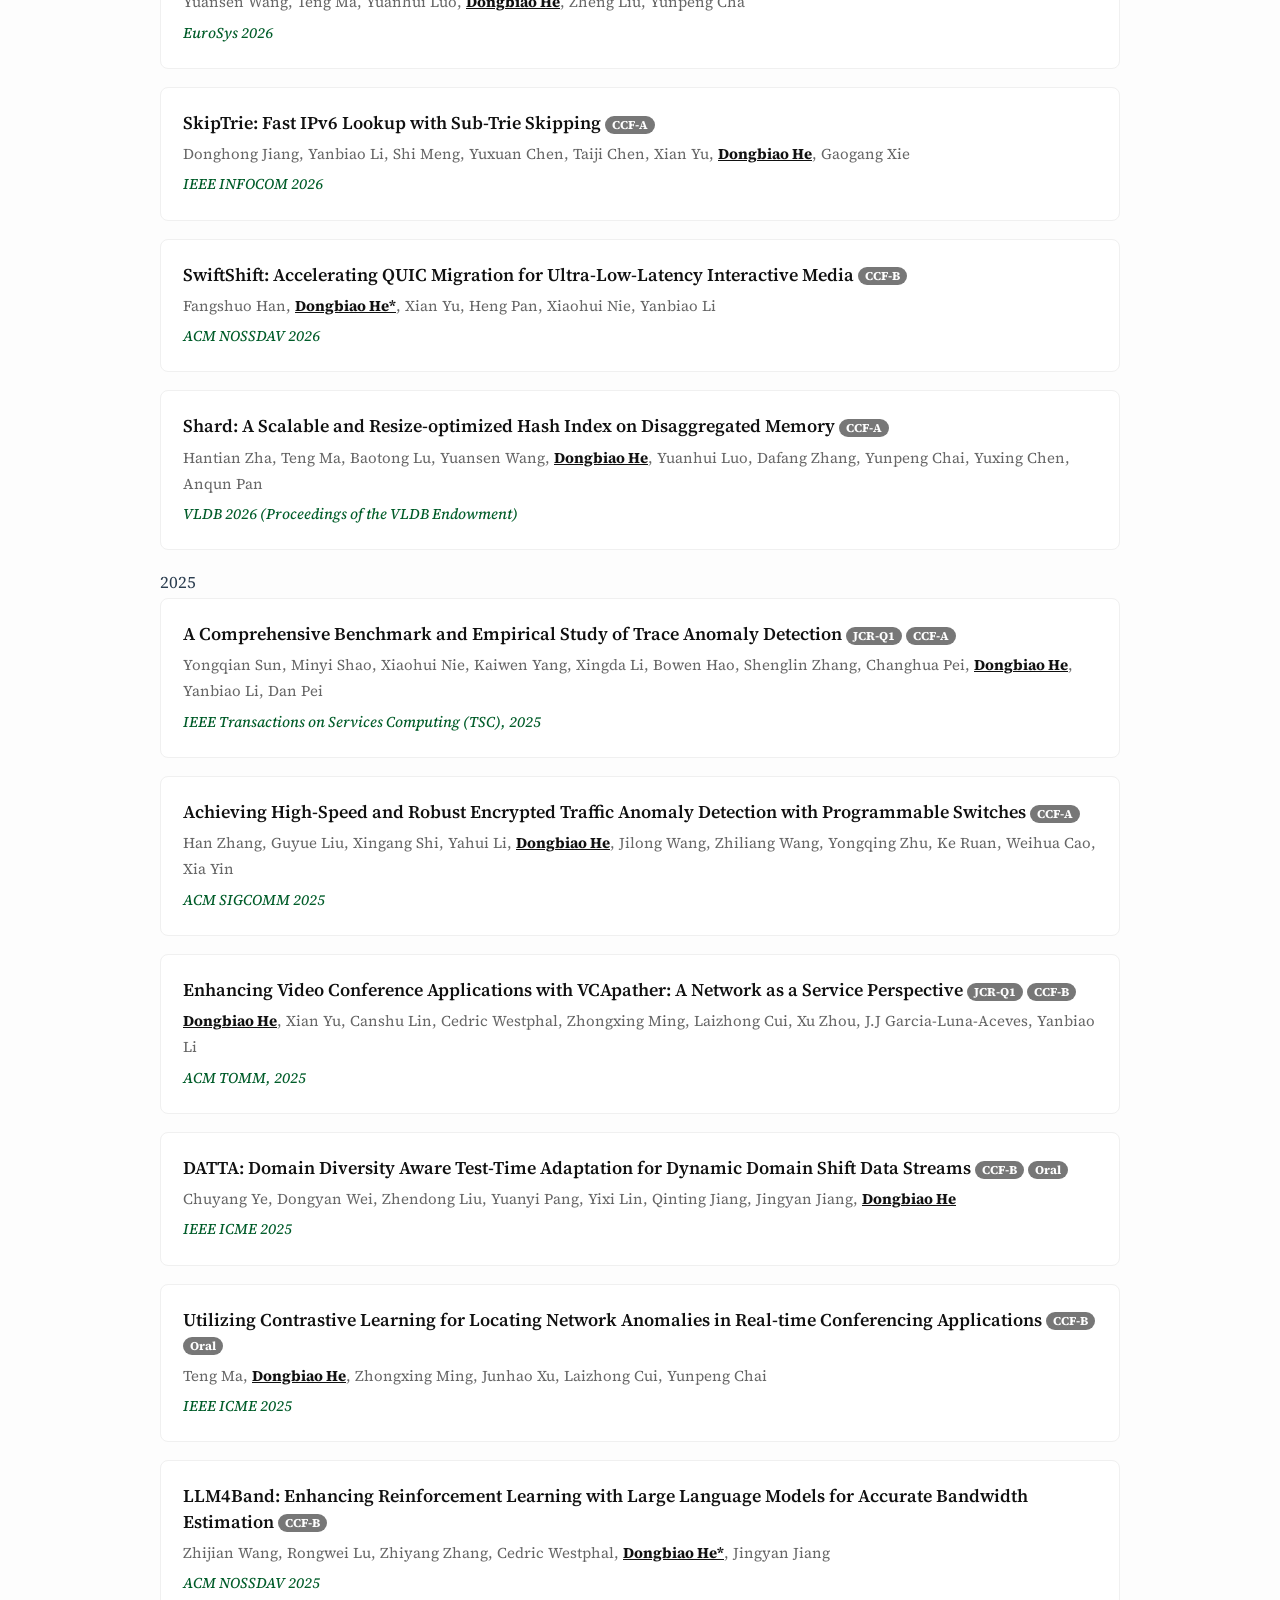
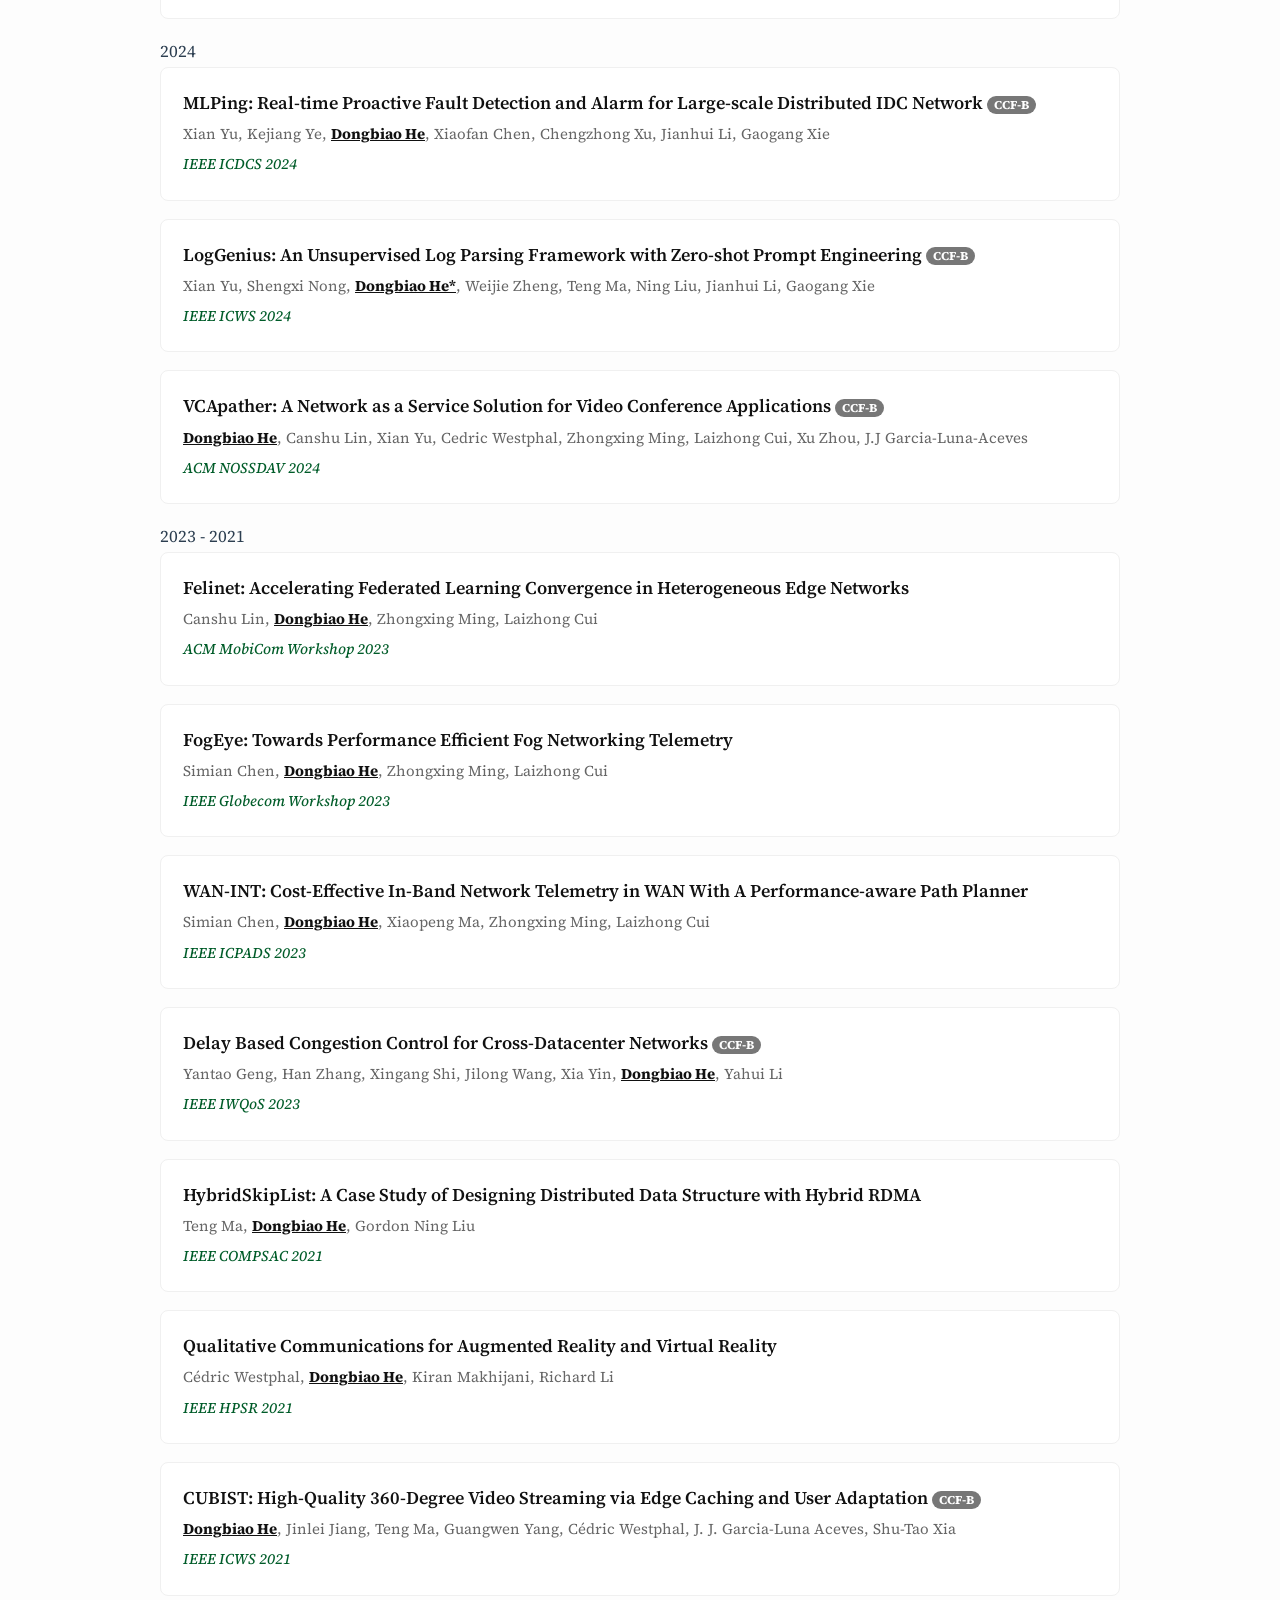
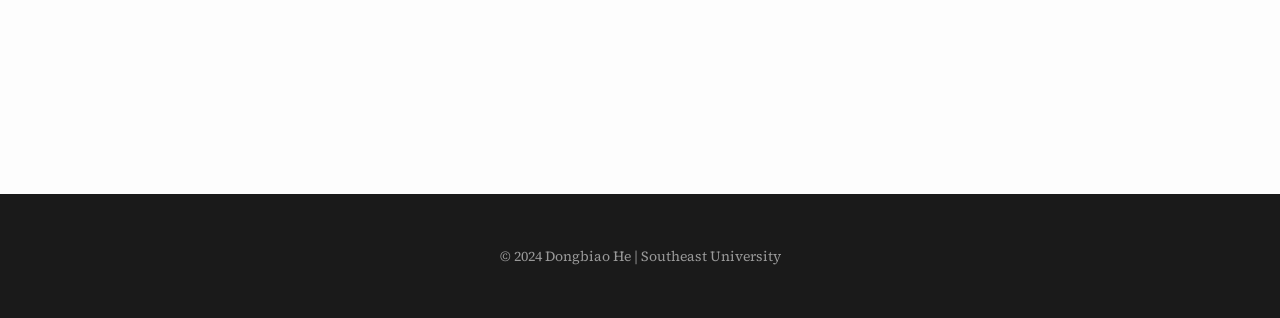
<file: pages/people/herb.html>
<!DOCTYPE html>
<html lang="en">
<head>
    <meta charset="UTF-8">
    <meta name="viewport" content="width=device-width, initial-scale=1.0">
    <title>Dr. Dongbiao He | Southeast University</title>
    
    <!-- Modern Fonts & Icons -->
    <link rel="stylesheet" href="https://cdnjs.cloudflare.com/ajax/libs/font-awesome/6.4.0/css/all.min.css">
    <link href="https://fonts.googleapis.com/css2?family=Inter:wght@400;500;600;700&family=Source+Serif+4:ital,wght@0,400;0,500;0,600;1,400&family=JetBrains+Mono:wght@400;500&display=swap" rel="stylesheet">
    <link rel="stylesheet" href="https://stackpath.bootstrapcdn.com/bootstrap/3.4.1/css/bootstrap.min.css">
    
    <style>
        :root {
            --seu-green:   #005c29;
            --seu-dark:    #003d1b;
            --seu-light:   #f0f7f3;
            --gold:        #b88b00; 
            --text-main:   #2c3e50;
            --text-light:  #5f6769;
            --bg-body:     #fdfdfd;
            --white:       #ffffff;
        }

        body {
            font-family: 'Source Serif 4', Georgia, serif;
            font-size: 17px;
            line-height: 1.75;
            color: var(--text-main);
            background-color: var(--bg-body);
            -webkit-font-smoothing: antialiased;
        }

        h1, h2, h3, h4, .navbar-brand {
            font-family: 'Inter', sans-serif;
            font-weight: 700;
            color: var(--seu-dark);
        }

        a {
            color: var(--seu-green);
            text-decoration: none;
            transition: 0.2s;
        }
        a:hover {
            color: var(--gold);
            text-decoration: underline;
        }

        /* Navigation */
        .navbar-inverse {
            background-color: rgba(255, 255, 255, 0.95);
            border: none;
            border-bottom: 1px solid #eee;
            backdrop-filter: blur(10px);
        }
        .navbar-inverse .navbar-brand { color: var(--seu-green) !important; font-size: 22px; }
        .navbar-inverse .navbar-nav > li > a { 
            color: var(--text-main) !important; 
            font-family: 'Inter', sans-serif;
            font-weight: 500;
        }
        .navbar-inverse .navbar-nav > .active > a {
            background: none !important;
            color: var(--seu-green) !important;
            border-bottom: 2px solid var(--seu-green);
        }

        .page-wrap {
            max-width: 1000px;
            margin: 0 auto;
            padding: 100px 20px 80px;
        }

        /* Hero Section */
        .profile-hero {
            display: flex;
            gap: 50px;
            align-items: center;
            margin-bottom: 60px;
        }
        .profile-photo-wrap img {
            width: 210px;
            height: 210px;
            border-radius: 12px;
            object-fit: cover;
            box-shadow: 0 10px 30px rgba(0,0,0,0.08);
            border: 1px solid #eee;
        }
        .profile-info h1 {
            font-size: 42px;
            margin: 0 0 10px 0;
            letter-spacing: -0.5px;
        }
        .title-line {
            font-size: 20px;
            color: var(--gold);
            font-weight: 500;
            margin-bottom: 20px;
        }
        .profile-meta {
            list-style: none;
            padding: 0;
            font-family: 'Inter', sans-serif;
            font-size: 15px;
        }
        .profile-meta li { margin-bottom: 10px; color: var(--text-light); display: flex; align-items: center; }
        .profile-meta i { width: 25px; color: var(--seu-green); font-size: 16px; }

        .sec-title {
            font-size: 26px;
            margin: 50px 0 25px;
            padding-bottom: 10px;
            border-bottom: 2px solid var(--seu-light);
            position: relative;
        }
        .sec-title::after {
            content: "";
            position: absolute;
            bottom: -2px; left: 0;
            width: 60px; height: 2px;
            background: var(--seu-green);
        }

        .about-text {
            font-size: 18px;
            line-height: 1.8;
            color: #444;
            background: var(--seu-light);
            padding: 25px 35px;
            border-radius: 0 12px 12px 0;
            border-left: 5px solid var(--seu-green);
        }

        /* Publications */
        .pub-item {
            background: white;
            padding: 22px;
            margin-bottom: 18px;
            border-radius: 8px;
            border: 1px solid #f0f0f0;
            transition: all 0.3s ease;
        }
        .pub-item:hover {
            box-shadow: 0 8px 20px rgba(0,0,0,0.06);
            transform: translateY(-3px);
            border-color: var(--seu-green);
        }
        .pub-title {
            font-size: 18px;
            font-weight: 600;
            display: block;
            margin-bottom: 6px;
            color: #111;
            line-height: 1.4;
        }
        .pub-authors {
            font-size: 15px;
            color: #666;
            margin-bottom: 4px;
        }
        .pub-authors b { color: #111; text-decoration: underline; }
        .pub-venue {
            font-style: italic;
            color: var(--seu-green);
            font-size: 15px;
            font-weight: 500;
        }
        .pub-links {
            margin-top: 12px;
        }
        .pub-link {
            font-family: 'Inter', sans-serif;
            font-size: 11px;
            padding: 3px 10px;
            background: #f1f1f1;
            border-radius: 4px;
            margin-right: 8px;
            color: #555;
            text-transform: uppercase;
            font-weight: 600;
        }
        .pub-link:hover { background: var(--seu-green); color: white; text-decoration: none; }

        .oppo-box {
            background: linear-gradient(135deg, var(--seu-green), var(--seu-dark));
            color: white;
            padding: 35px;
            border-radius: 12px;
            margin-top: 50px;
        }
        .oppo-box h3 { color: white; margin-top: 0; }
        
        .site-footer {
            margin-top: 100px;
            padding: 50px 0;
            background: #1a1a1a;
            color: #999;
            text-align: center;
            font-size: 14px;
        }

        @media (max-width: 768px) {
            .profile-hero { flex-direction: column; text-align: center; }
            .profile-photo-wrap img { width: 180px; height: 180px; }
        }
    </style>
</head>
<body>

<nav class="navbar navbar-inverse navbar-fixed-top">
    <div class="container" style="max-width:1000px;">
        <div class="navbar-header">
            <button type="button" class="navbar-toggle collapsed" data-toggle="collapse" data-target="#nav-links">
                <span class="icon-bar"></span><span class="icon-bar"></span><span class="icon-bar"></span>
            </button>
            <a class="navbar-brand" href="#">Dongbiao He</a>
        </div>
        <div class="collapse navbar-collapse" id="nav-links">
            <ul class="nav navbar-nav navbar-right">
                <li class="active"><a href="#">Home</a></li>
                <li><a href="#publications">Publications</a></li>
                <li><a href="#recruitment">Recruitment</a></li>
                <li><a href="mailto:hdb@seu.edu.cn">Contact</a></li>
            </ul>
        </div>
    </div>
</nav>

<div class="page-wrap">
    <!-- HERO -->
    <div class="profile-hero">
        <div class="profile-photo-wrap">
            <img src="pic/herb.png" alt="Dongbiao He">
        </div>
        <div class="profile-info">
            <h1>Dongbiao He <small style="font-size: 22px; color: #bbb; font-weight: 400;">(何东标)</small></h1>
            <div class="title-line">Associate Professor</div>
            <ul class="profile-meta">
                <li><i class="fa-solid fa-building-columns"></i> School of Computer Science and Engineering</li>
                <li><i class="fa-solid fa-university"></i> Southeast University (SEU)</li>
                <li><i class="fa-solid fa-location-dot"></i> Nanjing, Jiangsu, China</li>
                <li><i class="fa-solid fa-envelope"></i> <a href="mailto:hdb@seu.edu.cn">hdb@seu.edu.cn</a></li>
            </ul>
        </div>
    </div>

    <!-- BIO -->
    <h2 class="sec-title">Biography</h2>
    <div class="about-text">
        I am an Associate Professor at the School of Computer Science and Engineering, Southeast University. My research focuses on distributed computing, cloud networks, and next-generation Internet protocols. I received my Ph.D. from Tsinghua University and previously worked as an R&D Technical Expert at Sangfor Technologies and the Computer Network Information Center, Chinese Academy of Sciences. I am committed to advancing knowledge in networking technologies and have published multiple papers at top-tier conferences including EuroSys, SIGCOMM, and VLDB.
    </div>

        <!-- RECRUITMENT -->
    <div class="oppo-box" id="recruitment">
    <h3><i class="fa-solid fa-bullhorn"></i> 招生与合作 (Opening Opportunities)</h3>
    
    <p>我正在寻找对 <b>AI智算网络及系统 (AI Computing Networking and Systems)</b> 和 <b>下一代协议体系架构 (Next-Generation Protocol Architecture)</b> 感兴趣、充满动力的博士生和硕士生。</p>
    
    <p>如果你在计算机体系结构、操作系统、网络等方面有扎实的基础，愿意探索计算机本身的原理并寻求挑战与改变，欢迎随时通过邮件与我联系。</p>
    
    <div class="lab-highlights" style="margin-top: 15px; border-top: 1px solid #eee; padding-top: 10px;">
        <p style="margin-bottom: 8px;"><b>加入我们，你将获得：</b></p>
        <ul style="list-style: none; padding-left: 5px; line-height: 1.8;">
            <li>✅ <b>极高的国际化视野</b>：实验室与德国、英国、法国等海外顶尖高校实验室保持深度合作，提供丰富的国际交流机会。</li>
            <li>✅ <b>顶级的产学研资源</b>：与 <b>华为</b> 共建校企联合实验室；优秀学生可直接推荐至 <b>华为、字节跳动、阿里巴巴、启元实验室、中关村实验室</b> 等顶尖企业或国家级实验室实习深造。</li>
            <li>✅ <b>经费保障 & 前沿探索</b>：项目经费充裕，科研条件“拉满”，确保每位同学都能专注于前沿学术研究，无需为经费担忧。</li>
        </ul>
    </div>
</div>


    
  <!-- 论文列表区 -->
    <section id="publications">
        <h2 class="sec-title"><i class="fa-solid fa-book"></i> Selected Publications</h2>

        <!-- 2026 -->
        <div class="year-block">
            <div class="year-label">2026</div>

            <div class="pub-item">
                <span class="pub-title">Bridging the GPU Utilization Gap: Predictive Multi-Dimensional Resource Scheduling for AI Workloads <span class="badge ccf-a">CCF-A</span></span>
                <div class="pub-authors">Yilei Lu, <b>Dongbiao He*</b>, Teng Ma, Zhe Liu, Letian Ruan, Jinlei Jiang, Yongwei Wu</div>
                <div class="pub-venue">EuroSys 2026</div>
            </div>

            <div class="pub-item">
                <span class="pub-title">LightDSA: Enabling Efficient DSA Through Hardware-Aware Transparent Optimization <span class="badge ccf-a">CCF-A</span></span>
                <div class="pub-authors">Yuansen Wang, Teng Ma, Yuanhui Luo, <b>Dongbiao He</b>, Zheng Liu, Yunpeng Cha</div>
                <div class="pub-venue">EuroSys 2026</div>
            </div>

            <div class="pub-item">
                <span class="pub-title">SkipTrie: Fast IPv6 Lookup with Sub-Trie Skipping <span class="badge ccf-a">CCF-A</span></span>
                <div class="pub-authors">Donghong Jiang, Yanbiao Li, Shi Meng, Yuxuan Chen, Taiji Chen, Xian Yu, <b>Dongbiao He</b>, Gaogang Xie</div>
                <div class="pub-venue">IEEE INFOCOM 2026</div>
            </div>

            <div class="pub-item">
                <span class="pub-title">SwiftShift: Accelerating QUIC Migration for Ultra-Low-Latency Interactive Media <span class="badge ccf-b">CCF-B</span></span>
                <div class="pub-authors">Fangshuo Han, <b>Dongbiao He*</b>, Xian Yu, Heng Pan, Xiaohui Nie, Yanbiao Li</div>
                <div class="pub-venue">ACM NOSSDAV 2026</div>
            </div>

            <div class="pub-item">
                <span class="pub-title">Shard: A Scalable and Resize-optimized Hash Index on Disaggregated Memory <span class="badge ccf-a">CCF-A</span></span>
                <div class="pub-authors">Hantian Zha, Teng Ma, Baotong Lu, Yuansen Wang, <b>Dongbiao He</b>, Yuanhui Luo, Dafang Zhang, Yunpeng Chai, Yuxing Chen, Anqun Pan</div>
                <div class="pub-venue">VLDB 2026 (Proceedings of the VLDB Endowment)</div>
            </div>
        </div>

        <!-- 2025 -->
        <div class="year-block">
            <div class="year-label">2025</div>

            <div class="pub-item">
                <span class="pub-title">A Comprehensive Benchmark and Empirical Study of Trace Anomaly Detection <span class="badge jcr-q1">JCR-Q1</span> <span class="badge ccf-a">CCF-A</span></span>
                <div class="pub-authors">Yongqian Sun, Minyi Shao, Xiaohui Nie, Kaiwen Yang, Xingda Li, Bowen Hao, Shenglin Zhang, Changhua Pei, <b>Dongbiao He</b>, Yanbiao Li, Dan Pei</div>
                <div class="pub-venue">IEEE Transactions on Services Computing (TSC), 2025</div>
            </div>

            <div class="pub-item">
                <span class="pub-title">Achieving High-Speed and Robust Encrypted Traffic Anomaly Detection with Programmable Switches <span class="badge ccf-a">CCF-A</span></span>
                <div class="pub-authors">Han Zhang, Guyue Liu, Xingang Shi, Yahui Li, <b>Dongbiao He</b>, Jilong Wang, Zhiliang Wang, Yongqing Zhu, Ke Ruan, Weihua Cao, Xia Yin</div>
                <div class="pub-venue">ACM SIGCOMM 2025</div>
            </div>

            <div class="pub-item">
                <span class="pub-title">Enhancing Video Conference Applications with VCApather: A Network as a Service Perspective <span class="badge jcr-q1">JCR-Q1</span> <span class="badge ccf-b">CCF-B</span></span>
                <div class="pub-authors"><b>Dongbiao He</b>, Xian Yu, Canshu Lin, Cedric Westphal, Zhongxing Ming, Laizhong Cui, Xu Zhou, J.J Garcia-Luna-Aceves, Yanbiao Li</div>
                <div class="pub-venue">ACM TOMM, 2025</div>
            </div>

            <div class="pub-item">
                <span class="pub-title">DATTA: Domain Diversity Aware Test-Time Adaptation for Dynamic Domain Shift Data Streams <span class="badge ccf-b">CCF-B</span> <span class="badge status-tag">Oral</span></span>
                <div class="pub-authors">Chuyang Ye, Dongyan Wei, Zhendong Liu, Yuanyi Pang, Yixi Lin, Qinting Jiang, Jingyan Jiang, <b>Dongbiao He</b></div>
                <div class="pub-venue">IEEE ICME 2025</div>
            </div>

            <div class="pub-item">
                <span class="pub-title">Utilizing Contrastive Learning for Locating Network Anomalies in Real-time Conferencing Applications <span class="badge ccf-b">CCF-B</span> <span class="badge status-tag">Oral</span></span>
                <div class="pub-authors">Teng Ma, <b>Dongbiao He</b>, Zhongxing Ming, Junhao Xu, Laizhong Cui, Yunpeng Chai</div>
                <div class="pub-venue">IEEE ICME 2025</div>
            </div>

            <div class="pub-item">
                <span class="pub-title">LLM4Band: Enhancing Reinforcement Learning with Large Language Models for Accurate Bandwidth Estimation <span class="badge ccf-b">CCF-B</span></span>
                <div class="pub-authors">Zhijian Wang, Rongwei Lu, Zhiyang Zhang, Cedric Westphal, <b>Dongbiao He*</b>, Jingyan Jiang</div>
                <div class="pub-venue">ACM NOSSDAV 2025</div>
            </div>
        </div>

        <!-- 2024 -->
        <div class="year-block">
            <div class="year-label">2024</div>

            <div class="pub-item">
                <span class="pub-title">MLPing: Real-time Proactive Fault Detection and Alarm for Large-scale Distributed IDC Network <span class="badge ccf-b">CCF-B</span></span>
                <div class="pub-authors">Xian Yu, Kejiang Ye, <b>Dongbiao He</b>, Xiaofan Chen, Chengzhong Xu, Jianhui Li, Gaogang Xie</div>
                <div class="pub-venue">IEEE ICDCS 2024</div>
            </div>

            <div class="pub-item">
                <span class="pub-title">LogGenius: An Unsupervised Log Parsing Framework with Zero-shot Prompt Engineering <span class="badge ccf-b">CCF-B</span></span>
                <div class="pub-authors">Xian Yu, Shengxi Nong, <b>Dongbiao He*</b>, Weijie Zheng, Teng Ma, Ning Liu, Jianhui Li, Gaogang Xie</div>
                <div class="pub-venue">IEEE ICWS 2024</div>
            </div>

            <div class="pub-item">
                <span class="pub-title">VCApather: A Network as a Service Solution for Video Conference Applications <span class="badge ccf-b">CCF-B</span></span>
                <div class="pub-authors"><b>Dongbiao He</b>, Canshu Lin, Xian Yu, Cedric Westphal, Zhongxing Ming, Laizhong Cui, Xu Zhou, J.J Garcia-Luna-Aceves</div>
                <div class="pub-venue">ACM NOSSDAV 2024</div>
            </div>
        </div>

        <!-- Before 2023 -->
        <div class="year-block">
            <div class="year-label">2023 - 2021</div>

            <div class="pub-item">
                <span class="pub-title">Felinet: Accelerating Federated Learning Convergence in Heterogeneous Edge Networks</span>
                <div class="pub-authors">Canshu Lin, <b>Dongbiao He</b>, Zhongxing Ming, Laizhong Cui</div>
                <div class="pub-venue">ACM MobiCom Workshop 2023</div>
            </div>

            <div class="pub-item">
                <span class="pub-title">FogEye: Towards Performance Efficient Fog Networking Telemetry</span>
                <div class="pub-authors">Simian Chen, <b>Dongbiao He</b>, Zhongxing Ming, Laizhong Cui</div>
                <div class="pub-venue">IEEE Globecom Workshop 2023</div>
            </div>

            <div class="pub-item">
                <span class="pub-title">WAN-INT: Cost-Effective In-Band Network Telemetry in WAN With A Performance-aware Path Planner</span>
                <div class="pub-authors">Simian Chen, <b>Dongbiao He</b>, Xiaopeng Ma, Zhongxing Ming, Laizhong Cui</div>
                <div class="pub-venue">IEEE ICPADS 2023</div>
            </div>

            <div class="pub-item">
                <span class="pub-title">Delay Based Congestion Control for Cross-Datacenter Networks <span class="badge ccf-b">CCF-B</span></span>
                <div class="pub-authors">Yantao Geng, Han Zhang, Xingang Shi, Jilong Wang, Xia Yin, <b>Dongbiao He</b>, Yahui Li</div>
                <div class="pub-venue">IEEE IWQoS 2023</div>
            </div>

            <div class="pub-item">
                <span class="pub-title">HybridSkipList: A Case Study of Designing Distributed Data Structure with Hybrid RDMA</span>
                <div class="pub-authors">Teng Ma, <b>Dongbiao He</b>, Gordon Ning Liu</div>
                <div class="pub-venue">IEEE COMPSAC 2021</div>
            </div>

            <div class="pub-item">
                <span class="pub-title">Qualitative Communications for Augmented Reality and Virtual Reality</span>
                <div class="pub-authors">Cédric Westphal, <b>Dongbiao He</b>, Kiran Makhijani, Richard Li</div>
                <div class="pub-venue">IEEE HPSR 2021</div>
            </div>

            <div class="pub-item">
                <span class="pub-title">CUBIST: High-Quality 360-Degree Video Streaming via Edge Caching and User Adaptation <span class="badge ccf-b">CCF-B</span></span>
                <div class="pub-authors"><b>Dongbiao He</b>, Jinlei Jiang, Teng Ma, Guangwen Yang, Cédric Westphal, J. J. Garcia-Luna Aceves, Shu-Tao Xia</div>
                <div class="pub-venue">IEEE ICWS 2021</div>
            </div>
        </div>
    </section>

</div>

<footer class="site-footer">
    <div class="container">
        &copy; 2024 Dongbiao He | Southeast University
    </div>
</footer>

<script src="https://code.jquery.com/jquery-3.5.1.min.js"></script>
<script src="https://stackpath.bootstrapcdn.com/bootstrap/3.4.1/js/bootstrap.min.js"></script>
</body>
</html>
</file>
<file: css/unified.css>
/* ════════════════════════════════════════════════════════════════
   UNIFIED THEME - FANLAB WEBSITE STYLE
   Based on Team Page Design
════════════════════════════════════════════════════════════════ */

/* ── Reset & Base ── */
*, *::before, *::after { box-sizing: border-box; margin: 0; padding: 0; }

:root {
    --ink:        #1a1a2e;
    --accent:     #c0392b;
    --gold:       #d4a843;
    --sand:       #f7f3ee;
    --white:      #ffffff;
    --muted:      #6b6b7a;
    --border:     #e2ddd8;
    --shadow-sm:  0 2px 8px rgba(26,26,46,.07);
    --shadow-md:  0 8px 30px rgba(26,26,46,.12);
    --shadow-lg:  0 20px 60px rgba(26,26,46,.18);
    --font-serif: 'Libre Baskerville', Georgia, serif;
    --font-sans:  'DM Sans', system-ui, sans-serif;
    --radius:     12px;
}

html { scroll-behavior: smooth; }

body {
    font-family: var(--font-sans);
    background: var(--sand);
    color: var(--ink);
    line-height: 1.7;
}

/* ── Navbar ── */
.navbar {
    position: sticky; top: 0; z-index: 100;
    background: rgba(26,26,46,.97);
    backdrop-filter: blur(12px);
    border-bottom: 1px solid rgba(255,255,255,.08);
}
.nav-container {
    max-width: 1200px; margin: 0 auto;
    padding: 0 2rem;
    display: flex; align-items: center; justify-content: space-between;
    height: 68px;
}
.logo h1 {
    font-family: var(--font-serif);
    font-size: 1.5rem; color: var(--white);
    letter-spacing: .04em;
}
.logo .tagline {
    font-size: .68rem; color: var(--gold);
    letter-spacing: .15em; text-transform: uppercase;
    margin-top: -2px;
}
.nav-menu {
    display: flex; gap: 2rem; list-style: none;
}
.nav-menu a {
    font-size: .88rem; color: rgba(255,255,255,.7);
    text-decoration: none; letter-spacing: .05em;
    text-transform: uppercase; font-weight: 500;
    transition: color .2s;
}
.nav-menu a:hover, .nav-menu a.active { color: var(--white); }
.nav-menu a.active { border-bottom: 2px solid var(--gold); padding-bottom: 2px; }
.menu-toggle { 
    display: none; background: none; border: none; 
    color: white; font-size: 1.5rem; cursor: pointer; 
}

/* ── Hero ── */
.hero {
    background: var(--ink);
    padding: 110px 2rem 80px;
    text-align: center;
    position: relative;
    overflow: hidden;
}
.hero::before {
    content: '';
    position: absolute; inset: 0;
    background: 
        radial-gradient(ellipse 60% 60% at 20% 50%, rgba(192,57,43,.18) 0%, transparent 70%),
        radial-gradient(ellipse 50% 50% at 80% 30%, rgba(212,168,67,.12) 0%, transparent 70%);
}
.hero-content { position: relative; z-index: 1; }
.hero-content h1 {
    font-family: var(--font-serif);
    font-size: clamp(2.8rem, 6vw, 4.5rem);
    color: var(--white);
    letter-spacing: -.01em;
    margin-bottom: .6rem;
}
.hero-content p {
    font-size: 1.1rem; color: rgba(255,255,255,.55);
    letter-spacing: .1em; text-transform: uppercase;
    font-weight: 300;
}
.hero-rule {
    width: 50px; height: 3px;
    background: var(--gold);
    margin: 1.2rem auto 0;
    border-radius: 2px;
}

/* ── Section wrapper ── */
.section { padding: 80px 2rem; }
.section.alt { background: var(--white); }

.container { max-width: 1200px; margin: 0 auto; }

.section-header {
    display: flex; align-items: center; gap: 1.2rem;
    margin-bottom: 3rem;
}
.section-header h2 {
    font-family: var(--font-serif);
    font-size: 1.6rem; color: var(--ink);
    letter-spacing: -.01em;
}
.section-header::after {
    content: '';
    flex: 1; height: 1px;
    background: var(--border);
}
.section-header .label {
    font-size: .7rem; letter-spacing: .2em;
    text-transform: uppercase; color: var(--accent);
    font-weight: 600;
    background: rgba(192,57,43,.08);
    padding: .3rem .8rem; border-radius: 20px;
    white-space: nowrap;
}

/* ── Main Content Sections ── */
main { position: relative; }

/* ── Grid Layouts ── */
.grid, .team-grid, .card-grid {
    display: grid;
    grid-template-columns: repeat(auto-fill, minmax(260px, 1fr));
    gap: 1.8rem;
    margin-bottom: 2rem;
}

/* ── Cards ── */
.card, .member-card, .item-card {
    background: var(--white);
    border-radius: var(--radius);
    padding: 2rem 1.8rem;
    text-align: center;
    box-shadow: var(--shadow-sm);
    border: 1px solid var(--border);
    transition: transform .28s ease, box-shadow .28s ease;
    display: flex; flex-direction: column;
    position: relative;
    overflow: hidden;
}
.card::after, .member-card::after, .item-card::after {
    content: '';
    position: absolute; top: 0; left: 0; right: 0;
    height: 3px;
    background: linear-gradient(90deg, var(--accent), var(--gold));
    transform: scaleX(0);
    transform-origin: left;
    transition: transform .3s ease;
}
.card:hover, .member-card:hover, .item-card:hover { 
    transform: translateY(-6px); 
    box-shadow: var(--shadow-lg); 
}
.card:hover::after, .member-card:hover::after, .item-card:hover::after { 
    transform: scaleX(1); 
}

.card-icon, .member-avatar {
    width: 70px; height: 70px;
    background: linear-gradient(135deg, #e8e4de, #d4cfc8);
    border-radius: 50%;
    display: flex; align-items: center; justify-content: center;
    font-size: 2rem;
    margin: 0 auto 1.1rem;
}

.card h3, .member-card h3, .item-card h3 {
    font-family: var(--font-serif);
    font-size: 1.1rem; margin-bottom: .2rem;
    color: var(--ink);
}

.card .position, .member-card .position, .item-card .position {
    color: var(--accent); font-weight: 600;
    font-size: .72rem; letter-spacing: .1em;
    text-transform: uppercase; margin-bottom: .8rem;
}

.card p, .member-card p, .item-card p {
    font-size: .88rem; color: var(--muted);
    flex: 1; margin-bottom: 1.4rem;
    line-height: 1.55;
}

/* ── Buttons ── */
.card-actions, .btn-group {
    display: flex; gap: .7rem; justify-content: center;
    flex-wrap: wrap;
}

.btn {
    display: inline-flex; align-items: center; gap: .4rem;
    padding: .45rem 1.1rem;
    border-radius: 6px;
    font-size: .78rem; font-weight: 600;
    letter-spacing: .04em;
    text-decoration: none;
    transition: all .2s ease;
    font-family: var(--font-sans);
    cursor: pointer;
    border: none;
}
.btn-primary {
    background: var(--ink);
    color: var(--white);
    border: 1.5px solid var(--ink);
}
.btn-primary:hover {
    background: var(--accent);
    border-color: var(--accent);
}
.btn-secondary {
    background: transparent;
    color: var(--ink);
    border: 1.5px solid var(--border);
}
.btn-secondary:hover {
    border-color: var(--ink);
    background: var(--sand);
}

/* ── Tags & Labels ── */
.tag {
    display: inline-flex; align-items: center; gap: .5rem;
    background: var(--white);
    border: 1px solid var(--border);
    border-radius: 50px;
    padding: .55rem 1.2rem;
    font-size: .83rem;
    color: var(--ink);
    font-weight: 500;
    transition: all .2s;
}
.tag:hover {
    background: var(--ink);
    color: var(--white);
    border-color: var(--ink);
}

/* ── Info Box ── */
.info-box {
    background: var(--white);
    border-radius: var(--radius);
    padding: 3rem;
    text-align: center;
    border: 1px dashed var(--border);
}
.info-box p { color: var(--muted); font-size: .95rem; }
.info-box a { color: var(--accent); font-weight: 600; text-decoration: none; }
.info-box a:hover { text-decoration: underline; }
.info-box-icon { font-size: 2.5rem; margin-bottom: 1rem; }

/* ── Text utilities ── */
.text-center { text-align: center; }
.text-accent { color: var(--accent); }
.text-muted { color: var(--muted); }

/* ── Footer ── */
.footer {
    background: var(--ink);
    color: rgba(255,255,255,.65);
    padding: 60px 2rem 30px;
}
.footer-content {
    max-width: 1200px; margin: 0 auto;
    display: grid;
    grid-template-columns: repeat(auto-fit, minmax(220px, 1fr));
    gap: 3rem;
    padding-bottom: 3rem;
    border-bottom: 1px solid rgba(255,255,255,.1);
}
.footer-section h4 {
    font-family: var(--font-serif);
    color: var(--white); margin-bottom: 1rem; font-size: 1rem;
}
.footer-section p, .footer-section li { font-size: .88rem; line-height: 1.8; }
.footer-section ul { list-style: none; }
.footer-section a { color: rgba(255,255,255,.55); text-decoration: none; transition: color .2s; }
.footer-section a:hover { color: var(--gold); }
.footer-bottom {
    max-width: 1200px; margin: 2rem auto 0;
    text-align: center; font-size: .8rem; color: rgba(255,255,255,.3);
}

/* ── Responsive ── */
@media (max-width: 768px) {
    .menu-toggle { display: block; }
    .nav-menu { 
        display: none; flex-direction: column; position: absolute; 
        top: 68px; left: 0; right: 0; background: var(--ink); 
        padding: 1rem 2rem; border-bottom: 1px solid rgba(255,255,255,.1);
    }
    .nav-menu.open { display: flex; }
    .nav-menu a { padding: 0.8rem 0; border-bottom: none; }
    .section { padding: 60px 2rem; }
    .grid, .team-grid, .card-grid { 
        grid-template-columns: 1fr; 
        gap: 1rem;
    }
    .section-header { flex-direction: column; align-items: flex-start; }
    .section-header h2 { margin-bottom: 1rem; }
    .section-header::after { display: none; }
}

@media (max-width: 480px) {
    .hero-content h1 { font-size: 2rem; }
    .section-header h2 { font-size: 1.3rem; }
    .hero { padding: 80px 1rem 60px; }
}

/* ── Animations ── */
@keyframes fadeUp {
    from { opacity: 0; transform: translateY(20px); }
    to   { opacity: 1; transform: translateY(0); }
}

.hero-content { animation: fadeUp .7s ease both; }
.card:nth-child(1), .member-card:nth-child(1), .item-card:nth-child(1) { animation: fadeUp .5s .05s ease both; }
.card:nth-child(2), .member-card:nth-child(2), .item-card:nth-child(2) { animation: fadeUp .5s .12s ease both; }
.card:nth-child(3), .member-card:nth-child(3), .item-card:nth-child(3) { animation: fadeUp .5s .19s ease both; }
.card:nth-child(4), .member-card:nth-child(4), .item-card:nth-child(4) { animation: fadeUp .5s .26s ease both; }
</file>
